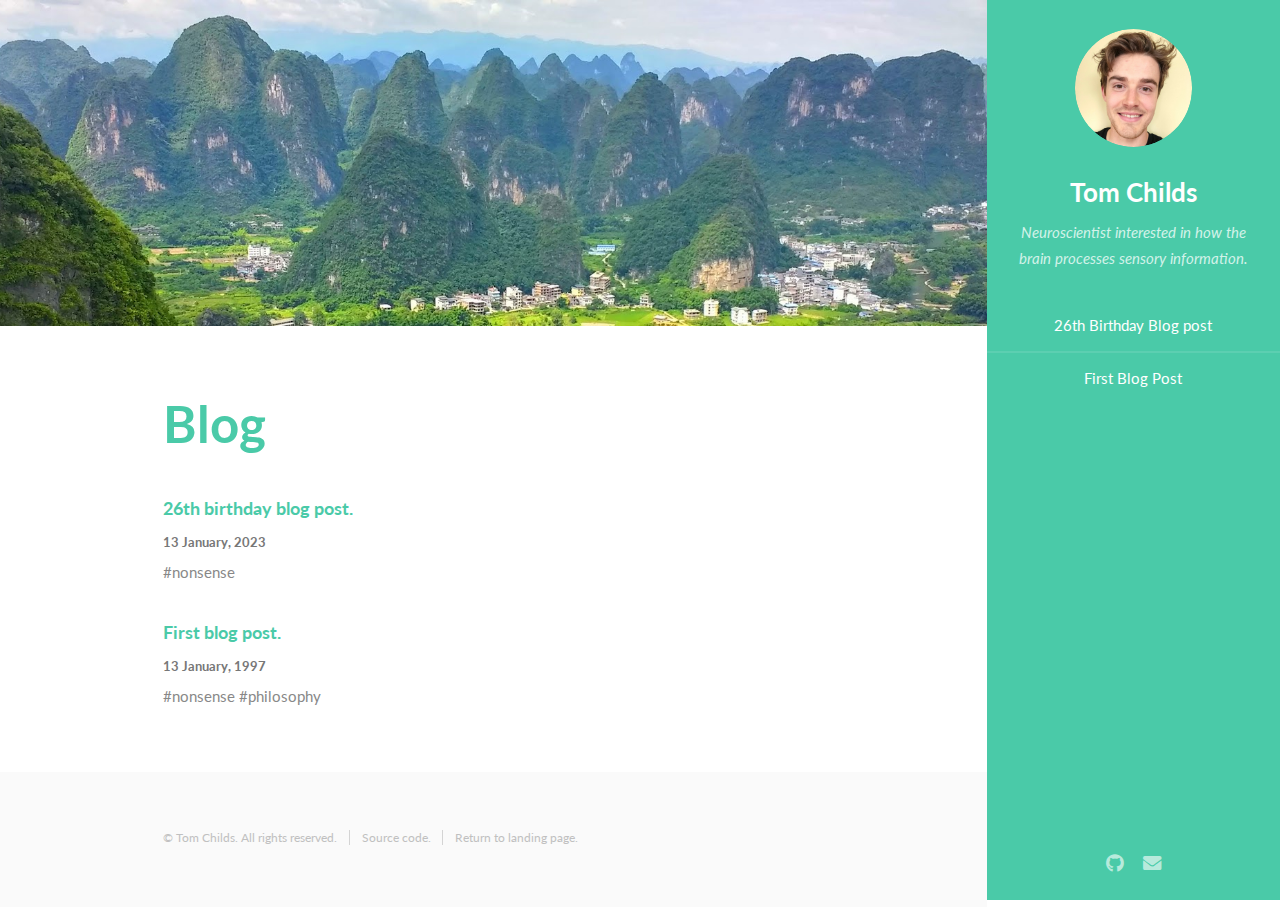
<file: blog.html>
<!DOCTYPE HTML>
<!--
	Modified from Read Only by HTML5 UP
	html5up.net | @ajlkn
-->
<html>
	<head>
		<title>Tom Childs</title>
		<meta charset="utf-8" />
		<meta name="viewport" content="width=device-width, initial-scale=1, user-scalable=no" />
		<link rel="stylesheet" href="assets/css/main.css" />
	</head>
	<body class="is-preload">

		<!-- Header -->
			<section id="header">
				<header>
					<span class="image avatar"><img src="images/avatar.jpg" alt="" /></span>
					<h1 id="logo"><a href="index.html">Tom Childs</a></h1>
					<p>Neuroscientist interested in how the brain processes sensory information.</p>
				</header>
				<nav id="nav">
					<ul>
						<!-- <li><a href="#free-will">Free Will</a></li> -->
						<li><a href="#26th-birthday-blog-post">26th Birthday Blog post</a></li>
						<li><a href="#first-blog-post">First Blog Post</a></li>
					</ul>
				</nav>
				<footer>
					<ul class="icons">
						<li><a href="https://github.com/neurochilds" class="icon brands fa-github"><span class="label">Github</span></a></li>
						<li><a href="mailto:childsy123@gmail.com" class="icon solid fa-envelope"><span class="label">Email</span></a></li>
					</ul>
				</footer>
			</section>


		<!-- Wrapper -->
			<div id="wrapper">

				<!-- Main -->
					<div id="main">

						<!-- One MAKE EACH BLOG POST  -->
							<section id="Blog">
								<div class="image main" data-position="center">
									<a href="https://www.google.com/maps/place/Yangshuo" target="_blank"><img src="images/banner.jpg" alt="" /></a>
								</div>
								<div class="container">
									<header class="major">
										<h2>Blog</h2>
									</header>		

									<!-- <p>	
										<h4 id="free-will"><a href="blog/free-will.html">Free Will.</a></h4>
										<h5>14 May, 2022</h5>
										#philosophy #freewill 
									</p> -->

									<p>	
										<h4 id="26th-birthday-blog-post"><a href="blog/26th-birthday-blog-post.html">26th birthday blog post.</a></h4>
										<h5>13 January, 2023</h5>
										#nonsense
									</p>
									<p>	
										<h4 id="first-blog-post"><a href="blog/first-blog-post.html">First blog post.</a></h4>
										<h5>13 January, 1997</h5>
										#nonsense #philosophy
									</p>
								</div>
							</section>
					</div>

				<!-- Footer -->
					<section id="footer">
						<div class="container">
							<ul class="copyright">
								<li>&copy; Tom Childs. All rights reserved.</li><li><a href="https://github.com/neurochilds/neurochilds.github.io" target="_blank">Source code</a>.</li><li><a href="http://tomchilds.com">Return to landing page</a>.</li>
							</ul>
						</div>
					</section>
			</div>

		<!-- Scripts -->
			<script src="assets/js/jquery.min.js"></script>
			<script src="assets/js/jquery.scrollex.min.js"></script>
			<script src="assets/js/jquery.scrolly.min.js"></script>
			<script src="assets/js/browser.min.js"></script>
			<script src="assets/js/breakpoints.min.js"></script>
			<script src="assets/js/util.js"></script>
			<script src="assets/js/main.js"></script>

	</body>
</html>
</file>
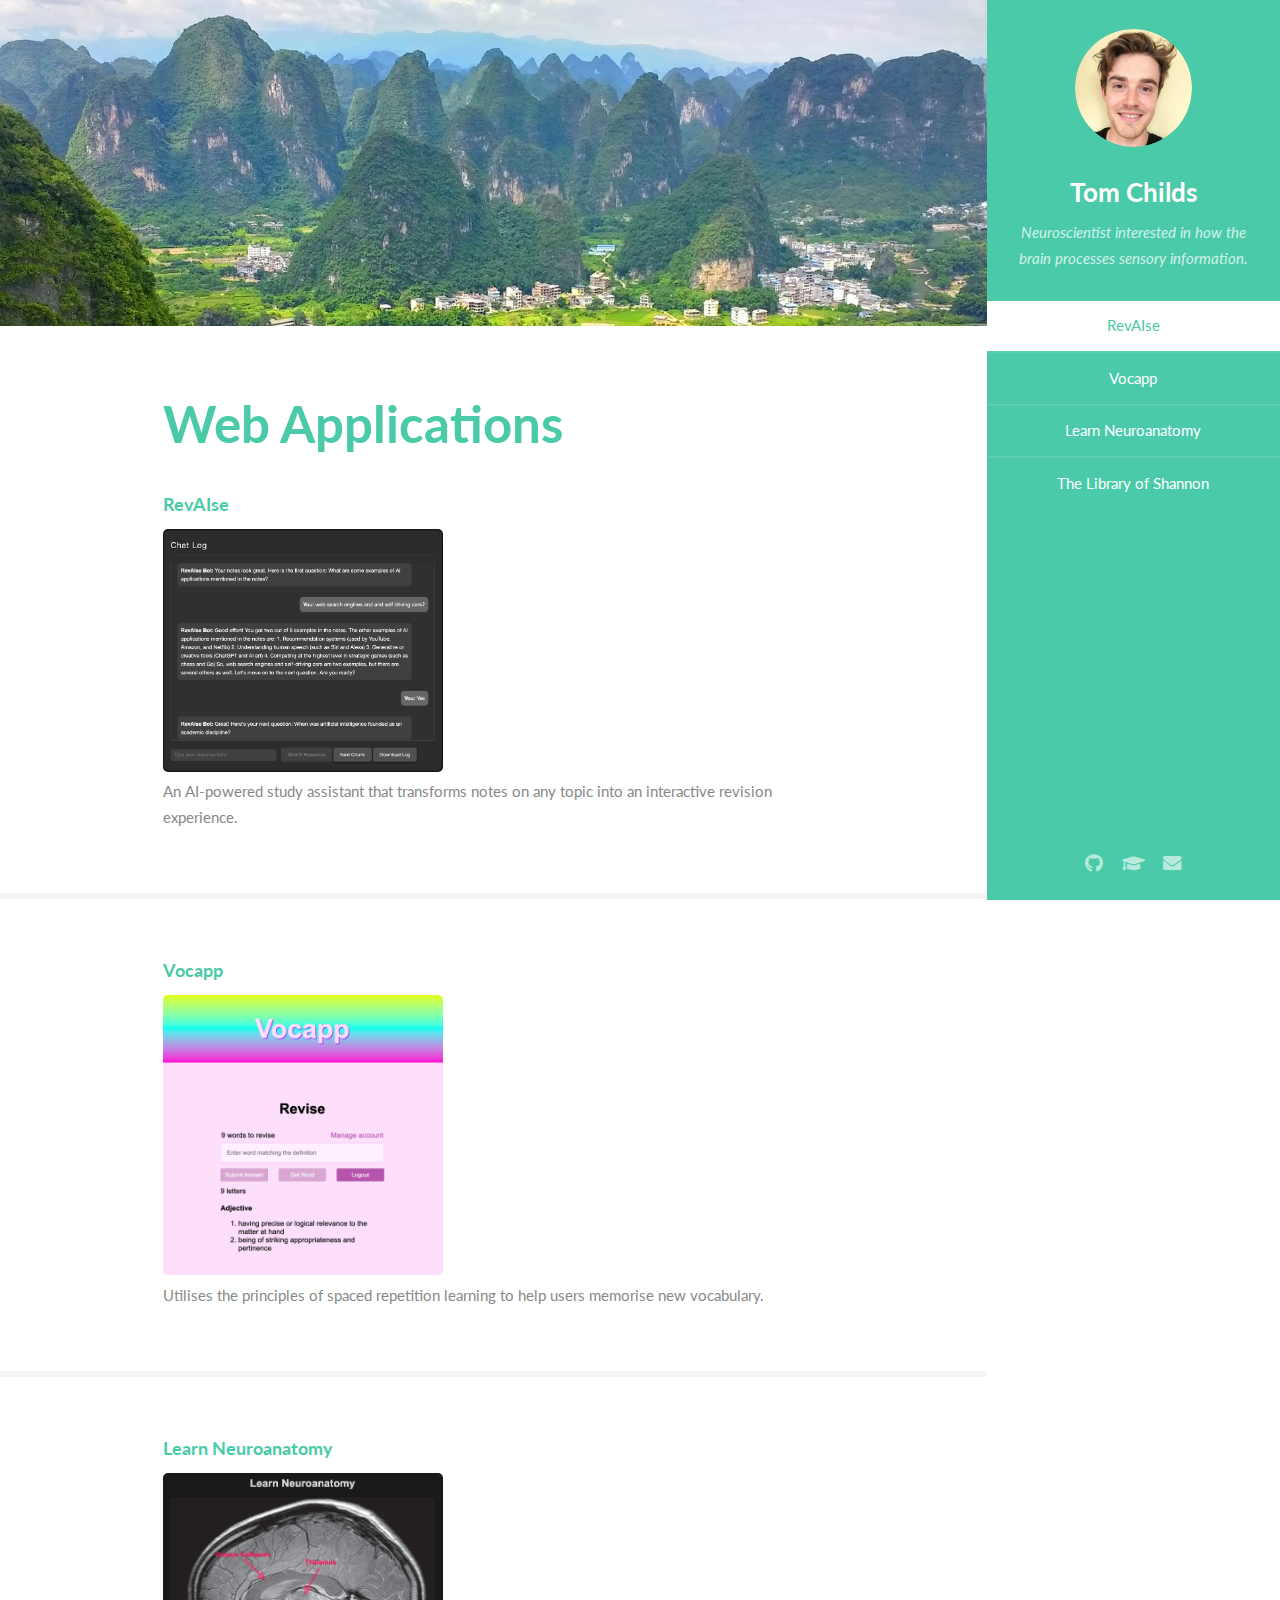
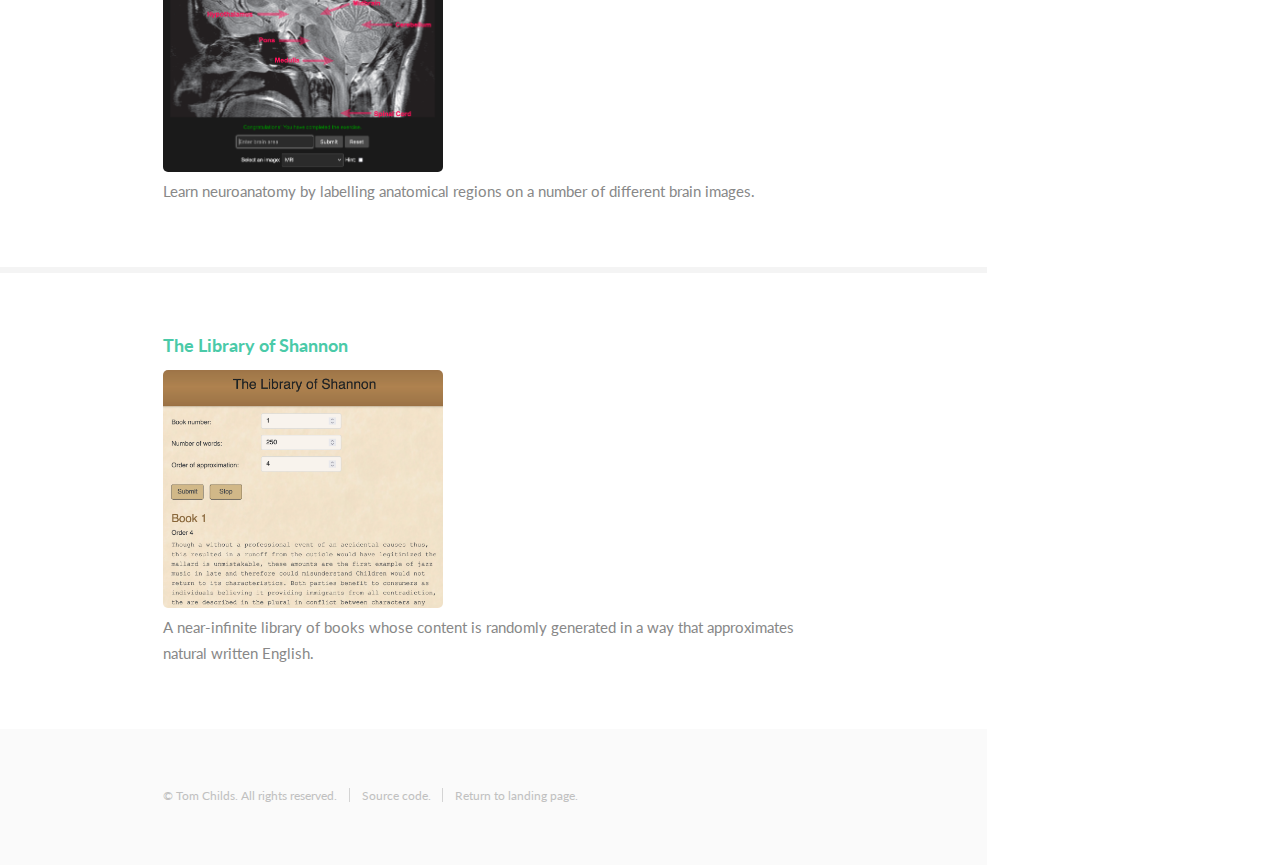
<file: code.html>
<!DOCTYPE HTML>
<!--
	Modified from Read Only by HTML5 UP
	html5up.net | @ajlkn
-->
<html>
	<head>
		<!-- Google tag (gtag.js) -->
		<script async src="https://www.googletagmanager.com/gtag/js?id=G-XKBRC9LH0J"></script>
		<script>
		window.dataLayer = window.dataLayer || [];
		function gtag(){dataLayer.push(arguments);}
		gtag('js', new Date());

		gtag('config', 'G-XKBRC9LH0J');
		</script>
		<title>Tom Childs</title>
		<meta charset="utf-8" />
		<meta name="viewport" content="width=device-width, initial-scale=1, user-scalable=no" />
		<link rel="stylesheet" href="assets/css/main.css" />
	</head>
	<body class="is-preload">

		<!-- Header -->
			<section id="header">
				<header>
					<span class="image avatar"><img src="images/avatar.jpg" alt="" /></span>
					<h1 id="logo"><a href="index.html">Tom Childs</a></h1>
					<p>Neuroscientist interested in how the brain processes sensory information.</p>
				</header>

				<nav id="nav">
					<ul>
						<li><a href="#revaise" class="active">RevAIse</a></li>
						<li><a href="#vocapp">Vocapp</a></li>
						<li><a href="#neuroanatomy">Learn Neuroanatomy</a></li>
						<li><a href="#library">The Library of Shannon</a></li>
					</ul>
				</nav>
				<footer>
					<ul class="icons">
						<li><a href="https://github.com/neurochilds" target="_blank" class="icon brands fa-github"><span class="label">Github</span></a></li>
						<li><a href="https://scholar.google.com/citations?user=u_3SLskAAAAJ&hl" target="_blank" class="icon solid fa-graduation-cap"></a></li>
						<li><a href="mailto:thomas.childs.19@ucl.ac.uk" class="icon solid fa-envelope"><span class="label">Email</span></a></li>
					</ul>
				</footer>
			</section>

		<!-- Wrapper -->
			<div id="wrapper">

				<!-- Main -->
					<div id="main">


						<!-- One -->

							<section id="revaise">
								<div class="image main" data-position="center">
									<a href="https://www.google.com/maps/place/Yangshuo" target="_blank"><img src="images/banner.jpg" alt="" /></a>
								</div>
							
								<div class="container">
									<header class="major">
										<h2>Web Applications</h2>
									</header>
									<div class="features">
										<article>
											<h4><a href="https://github.com/neurochilds/RevAIse" target="_blank">RevAIse</a></h4>
											<a href="https://revaise.tomchilds.com/" target="_blank" class="image"><img src="images/revaise.jpg" alt="" /></a>
											<p>An AI-powered study assistant that transforms notes on any topic into an interactive revision experience.</p>
										</article>
									</div>
								</div>
							</section>

							<section id="vocapp">
								<div class="container">
									<div class="features">
										<article>
											<h4><a href="https://github.com/neurochilds/vocapp" target="_blank">Vocapp</a></h4>
											<a href="https://vocapp.tomchilds.com/" target="_blank" class="image"><img src="images/vocapp.jpg" alt="" /></a>
											<p>Utilises the principles of spaced repetition learning to help users memorise new vocabulary.</p>
										</article>
									</div>
								</div>
							</section>

							<section id="neuroanatomy">
								<div class="container">
									<div class="features">
										<article>
											<h4><a href="https://github.com/neurochilds/learn-neuroanatomy" target="_blank">Learn Neuroanatomy</a></h4>
											<a href="https://neuroanatomy.tomchilds.com/" target="_blank" class="image"><img src="images/neuroanatomy.jpg" alt="" /></a>
											<p>Learn neuroanatomy by labelling anatomical regions on a number of different brain images.</p>
									</div>
								</div>
							</section>

							<section id="library">
								<div class="container">
									<div class="features">
										<article>
											<h4><a href="https://github.com/neurochilds/the-library-of-shannon" target="_blank">The Library of Shannon</a></h4>
											<a href="https://library.tomchilds.com/" target="_blank" class="image"><img src="images/library.jpg" alt="" /></a>
											<p>A near-infinite library of books whose content is randomly generated in a way that approximates natural written English.</p>
										</article>
									</div>
								</div>
							</section>
					</div>

				<!-- Footer -->
					<section id="footer">
						<div class="container">
							<ul class="copyright">
								<li>&copy; Tom Childs. All rights reserved.</li><li><a href="https://github.com/neurochilds/neurochilds.github.io" target="_blank">Source code</a>.</li><li><a href="http://tomchilds.com">Return to landing page</a>.</li>
							</ul>
						</div>
					</section>
			</div>

		<!-- Scripts -->
			<script src="assets/js/jquery.min.js"></script>
			<script src="assets/js/jquery.scrollex.min.js"></script>
			<script src="assets/js/jquery.scrolly.min.js"></script>
			<script src="assets/js/browser.min.js"></script>
			<script src="assets/js/breakpoints.min.js"></script>
			<script src="assets/js/util.js"></script>
			<script src="assets/js/main.js"></script>
	</body>
</html>
</file>
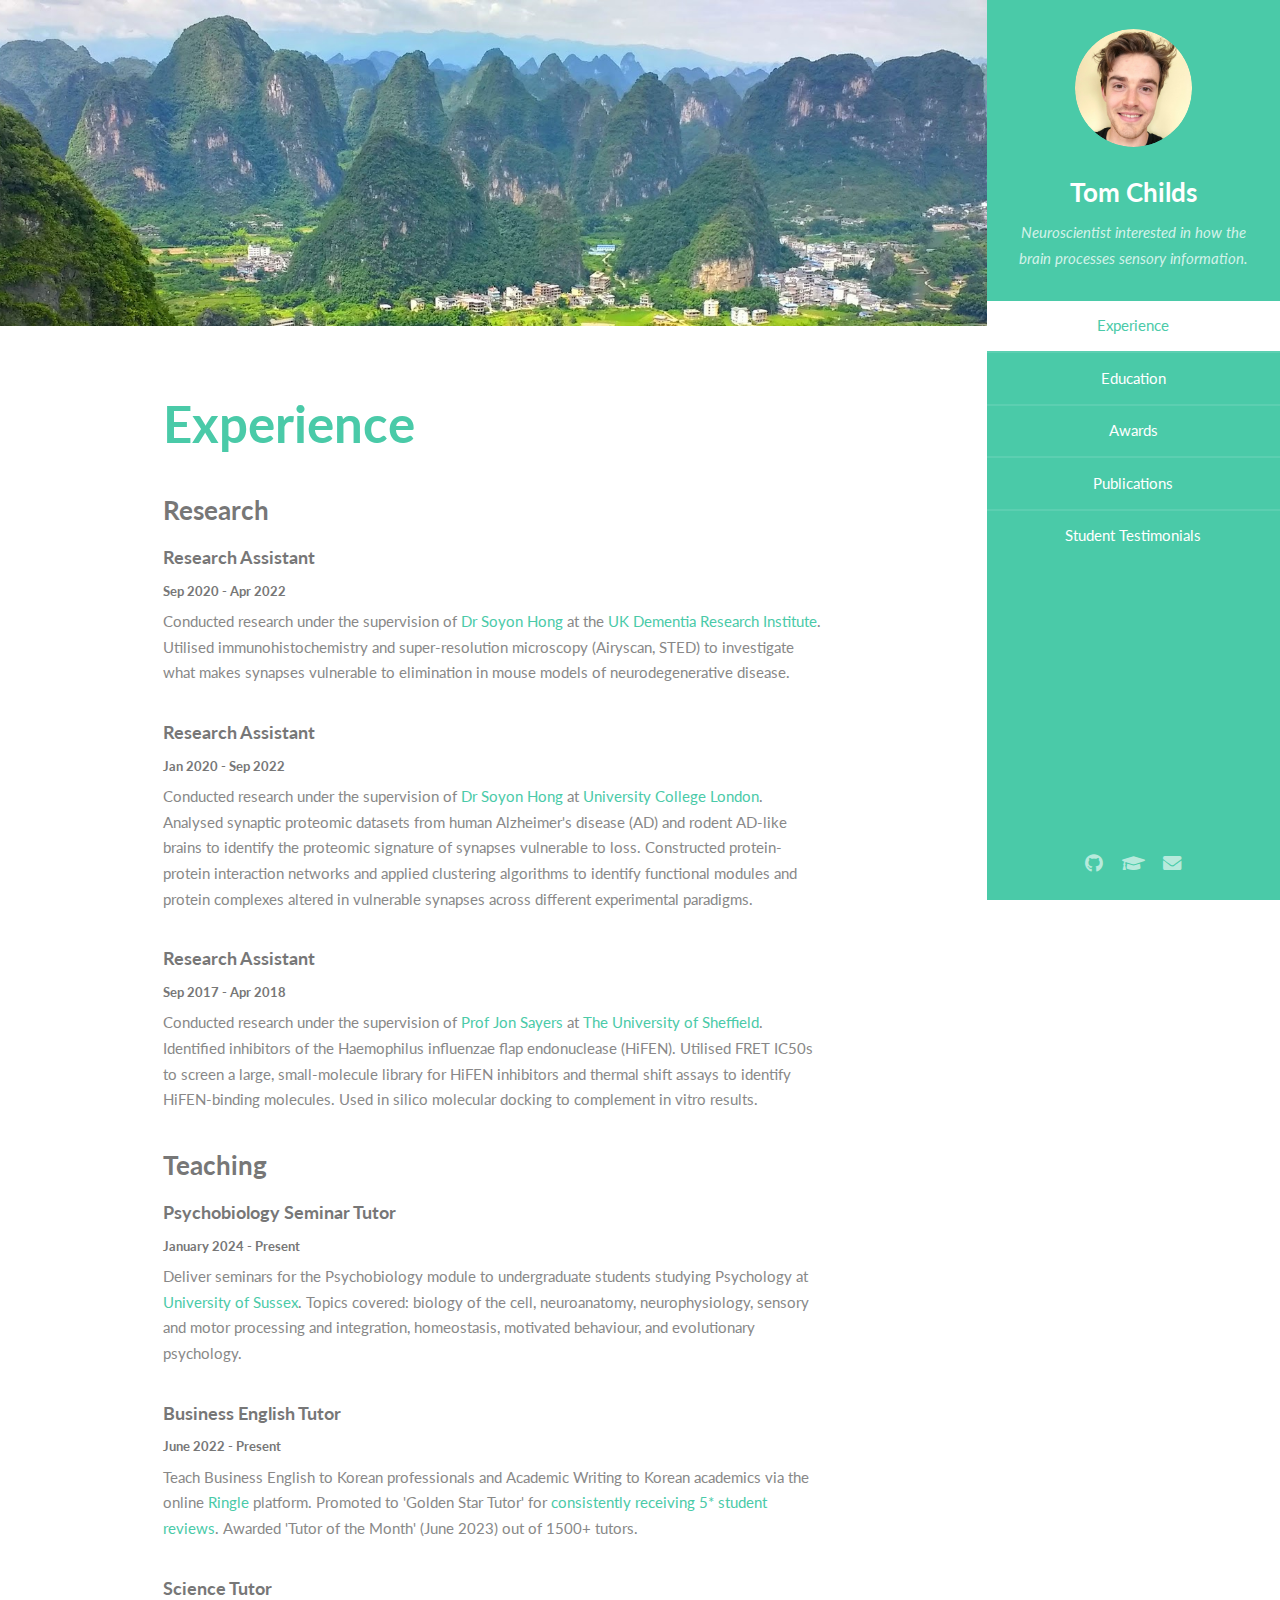
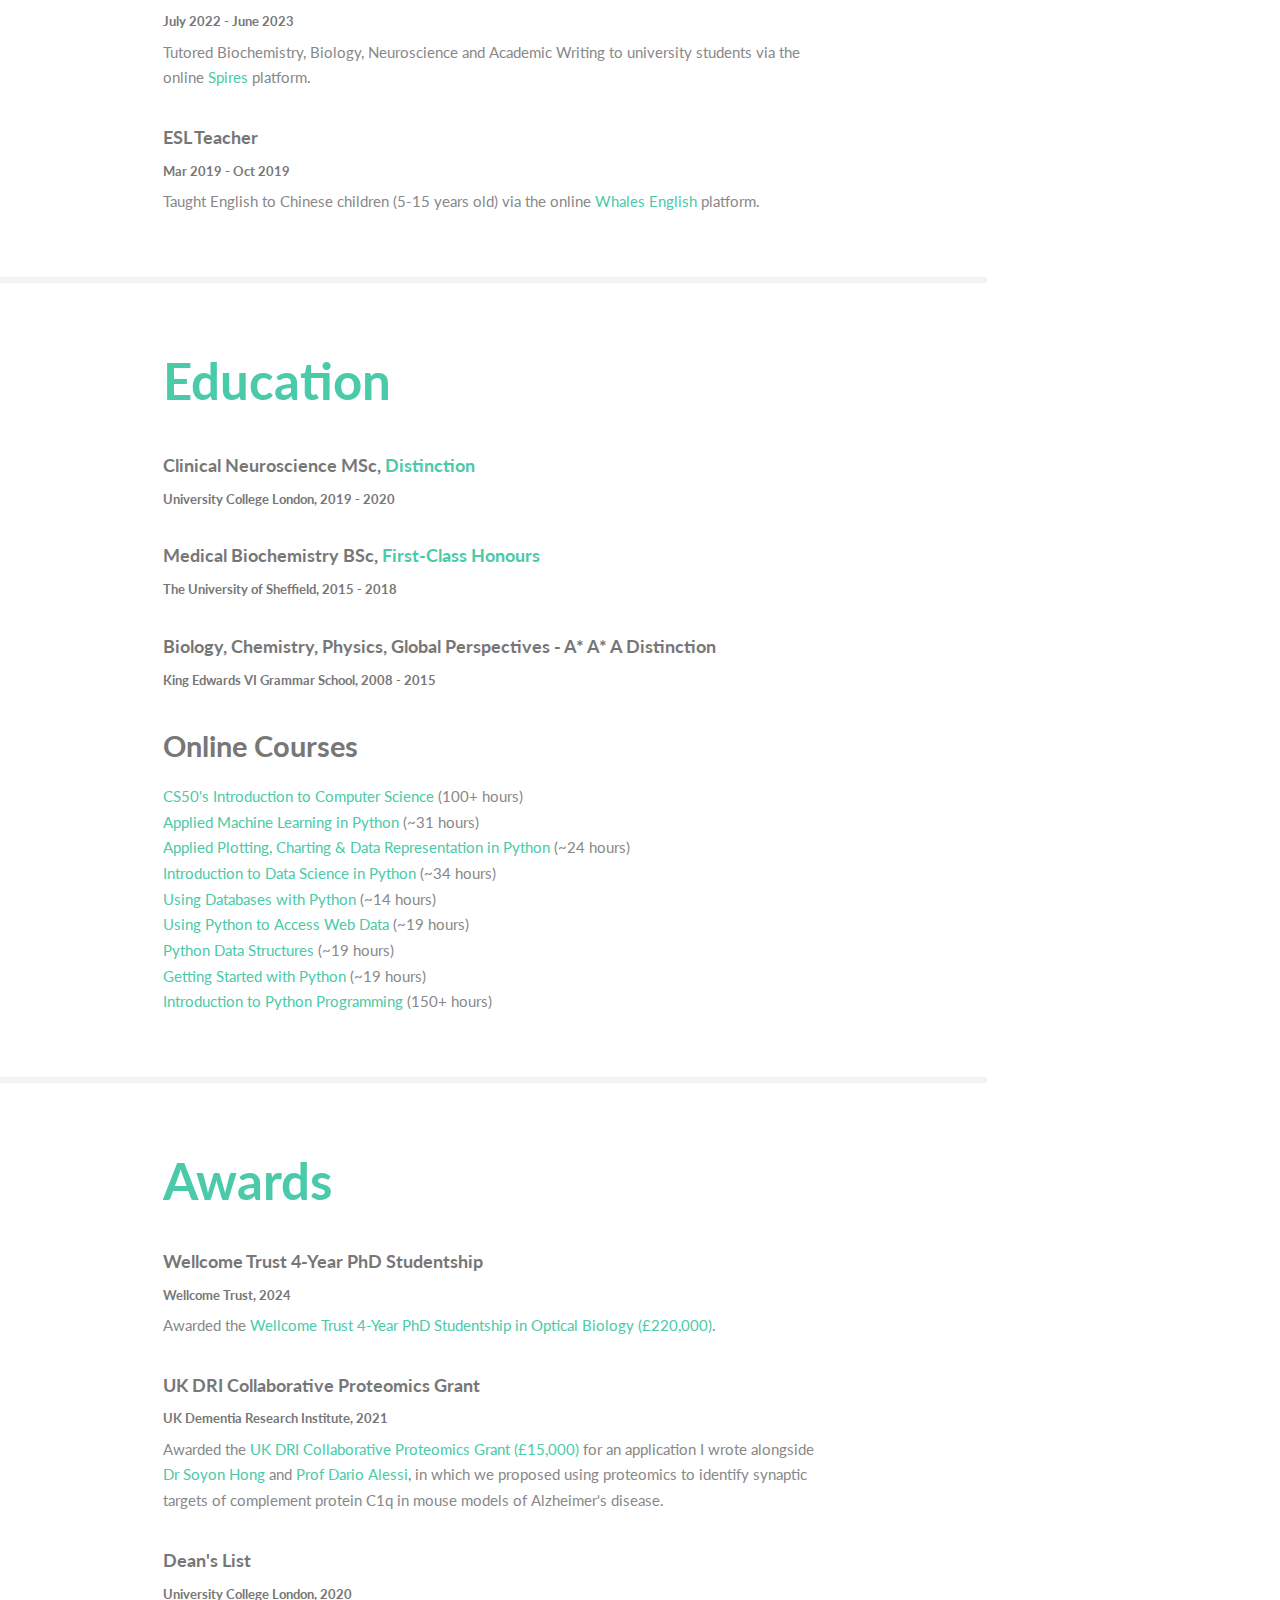
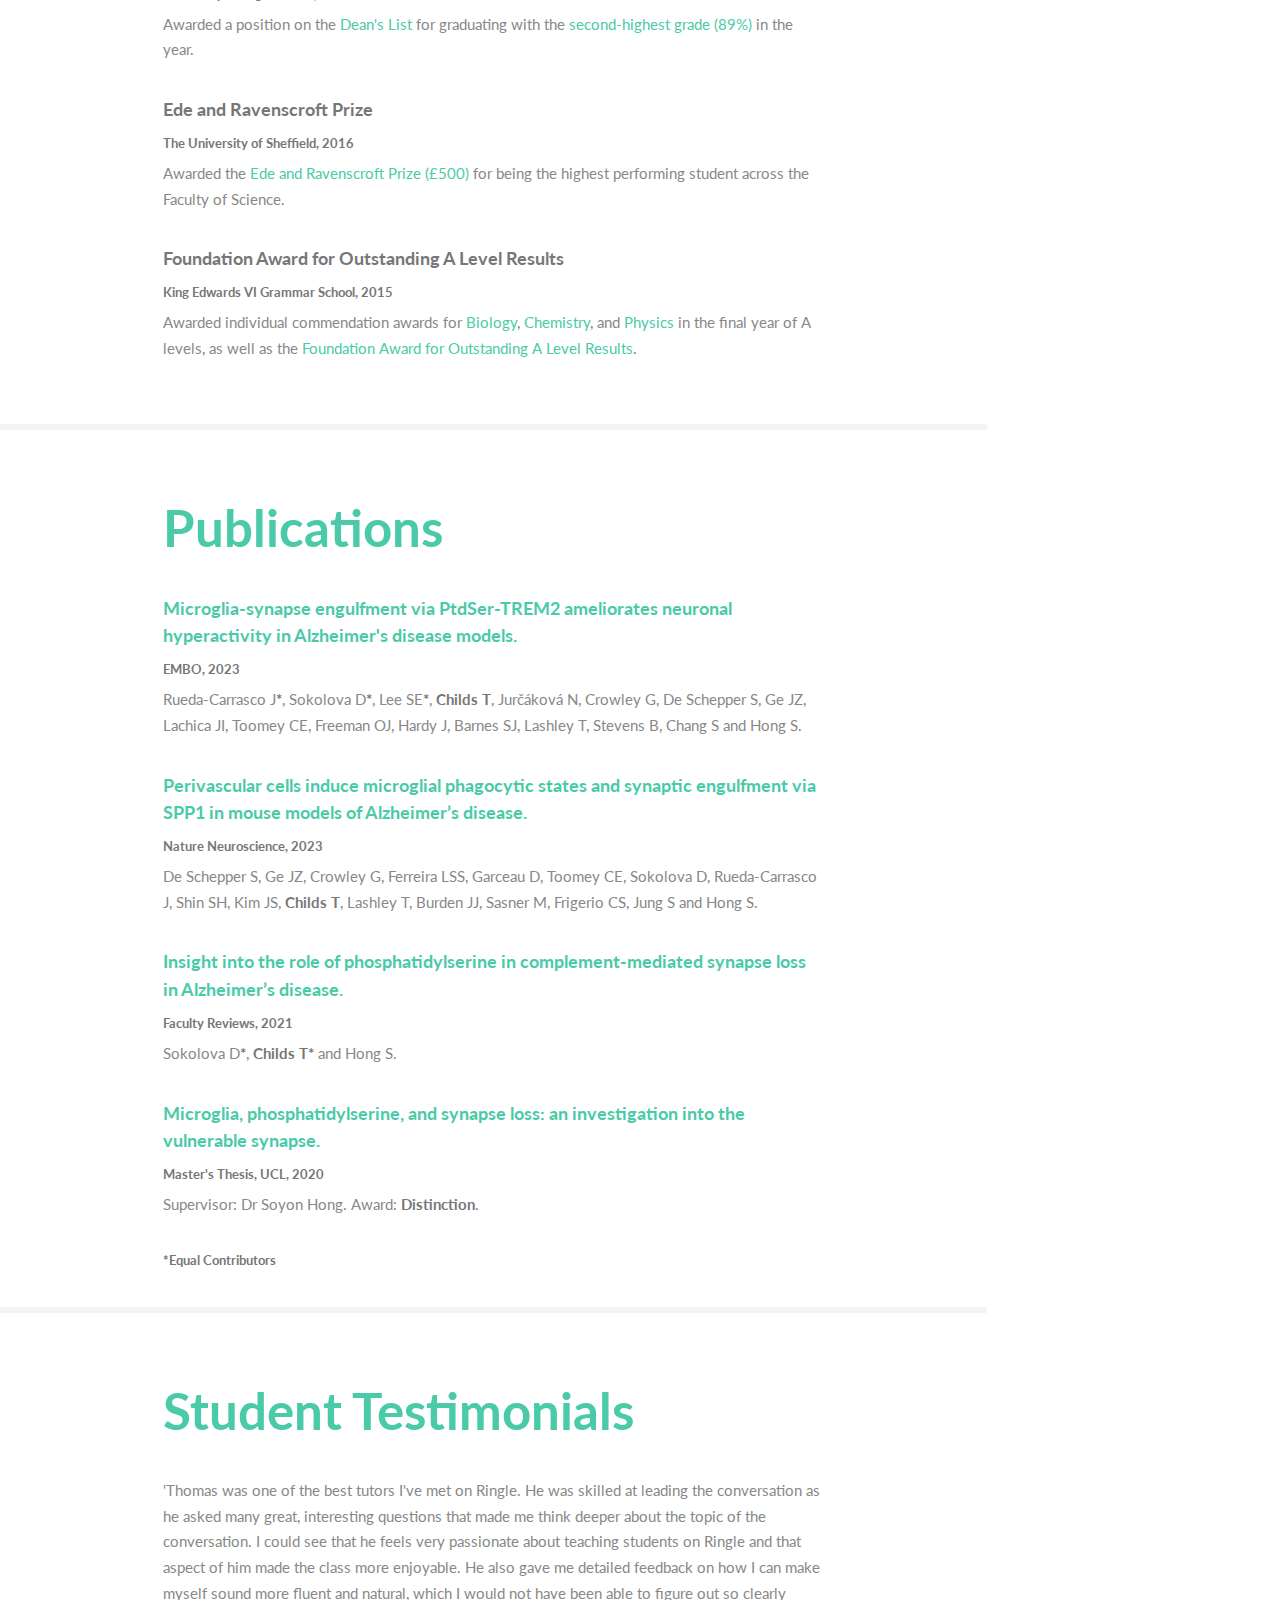
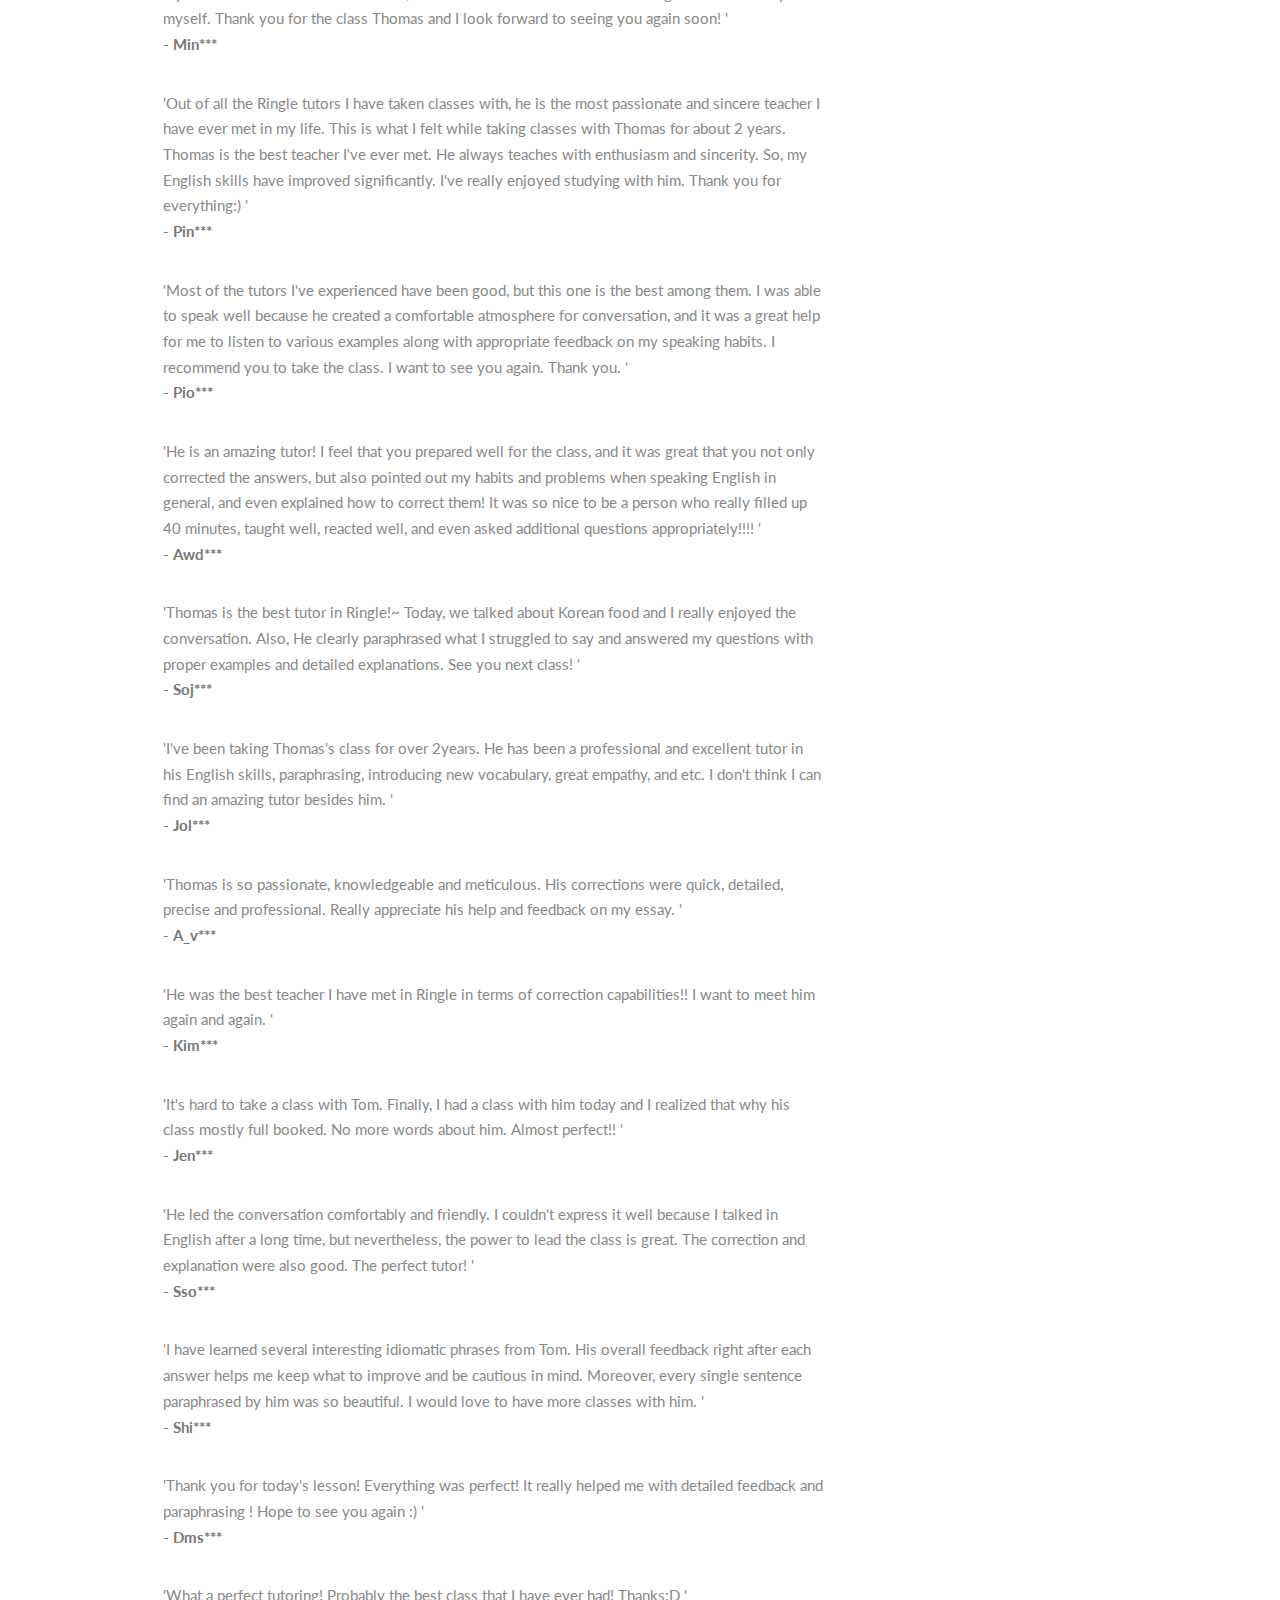
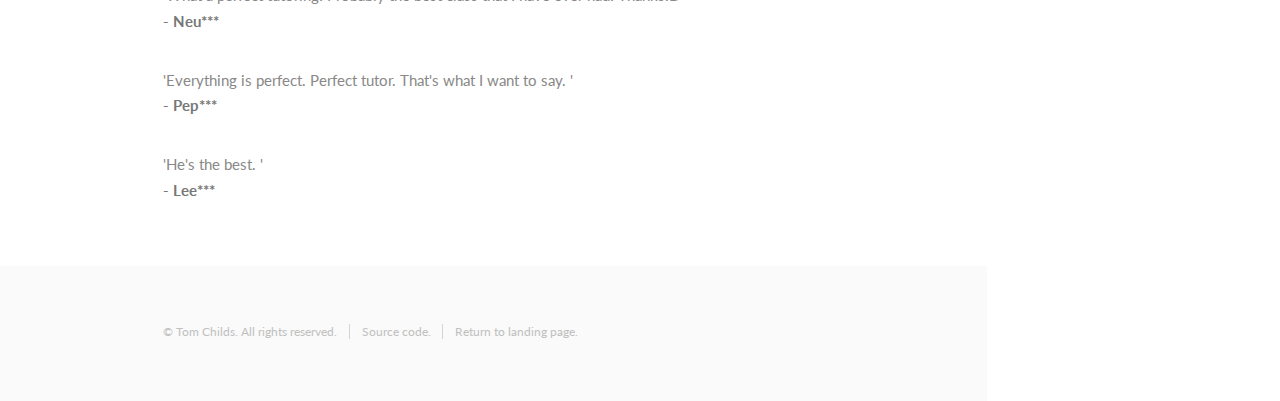
<file: cv.html>
<!DOCTYPE HTML>
<!--
	Modified from Read Only by HTML5 UP
	html5up.net | @ajlkn
-->
<html>
	<head>
		<!-- Google tag (gtag.js) -->
		<script async src="https://www.googletagmanager.com/gtag/js?id=G-XKBRC9LH0J"></script>
		<script>
		window.dataLayer = window.dataLayer || [];
		function gtag(){dataLayer.push(arguments);}
		gtag('js', new Date());

		gtag('config', 'G-XKBRC9LH0J');
		</script>
		<title>Tom Childs</title>
		<meta charset="utf-8" />
		<meta name="viewport" content="width=device-width, initial-scale=1, user-scalable=no" />
		<link rel="stylesheet" href="assets/css/main.css" />
	</head>
	<body class="is-preload">

		<!-- Header -->
			<section id="header">
				<header>
					<span class="image avatar"><img src="images/avatar.jpg" alt="" /></span>
					<h1 id="logo"><a href="index.html">Tom Childs</a></h1>
					<p>Neuroscientist interested in how the brain processes sensory information.</p>
				</header>

				<nav id="nav">
					<ul>
						<li><a href="#experience" class="active">Experience</a></li>
						<li><a href="#education">Education</a></li>
						<li><a href="#awards">Awards</a></li>
						<li><a href="#publications">Publications</a></li>
						<!-- <li><a href="#academic-writing-samples">Academic Writing Samples</a></li> -->
						<li><a href="#student-testimonials">Student Testimonials</a></li>
					</ul>
				</nav>
				<footer>
					<ul class="icons">
						<li><a href="https://github.com/neurochilds" target="_blank" class="icon brands fa-github"><span class="label">Github</span></a></li>
						<li><a href="https://scholar.google.com/citations?user=u_3SLskAAAAJ&hl" target="_blank" class="icon solid fa-graduation-cap"></a></li>
						<li><a href="mailto:thomas.childs.19@ucl.ac.uk" class="icon solid fa-envelope"><span class="label">Email</span></a></li>
					</ul>
				</footer>
			</section>

		<!-- Wrapper -->
			<div id="wrapper">

				<!-- Main -->
					<div id="main">


						<!-- One -->
							<section id="experience">
								<div class="image main" data-position="center">
									<a href="https://www.google.com/maps/place/Yangshuo" target="_blank"><img src="images/banner.jpg" alt="" /></a>
								</div>
							
								<div class="container">
									<header class="major">
										<h2>Experience</h2>
									</header>

									<h3>Research</h3>

									<h4>Research Assistant</h4>
									<h5>Sep 2020 - Apr 2022</h5>
									<p>Conducted research under the supervision of <a href = "https://ukdri.ac.uk/team/soyon-hong" target="_blank">Dr Soyon Hong</a> at the <a href = "https://ukdri.ac.uk/" target="_blank">UK Dementia Research Institute</a>. Utilised immunohistochemistry and super-resolution microscopy (Airyscan, STED) to investigate what makes synapses vulnerable to elimination in mouse models of neurodegenerative disease.</p>

									<h4>Research Assistant</h4>
									<h5>Jan 2020 - Sep 2022</h5>
									<p>Conducted research under the supervision of <a href = "https://www.ucl.ac.uk/uk-dementia-research-institute/dr-soyon-hong" target="_blank">Dr Soyon Hong</a> at <a href = "https://www.ucl.ac.uk/" target="_blank">University College London</a>. Analysed synaptic proteomic datasets from human Alzheimer's disease (AD) and rodent AD-like brains to identify the proteomic signature of synapses vulnerable to loss. Constructed protein-protein interaction networks and applied clustering algorithms to identify functional modules and protein complexes altered in vulnerable synapses across different experimental paradigms.</p>

									<h4>Research Assistant</h4>
									<h5>Sep 2017 - Apr 2018</h5>
									<p>Conducted research under the supervision of <a href = "https://www.sheffield.ac.uk/medicine/people/iicd/jon-r-sayers" target="_blank">Prof Jon Sayers</a> at <a href = "https://www.sheffield.ac.uk/" target="_blank">The University of Sheffield</a>. Identified inhibitors of the Haemophilus influenzae flap endonuclease (HiFEN). Utilised FRET IC50s to screen a large, small-molecule library for HiFEN inhibitors and thermal shift assays to identify HiFEN-binding molecules. Used in silico molecular docking to complement in vitro results.</p>

									<h3>Teaching</h3>

									<h4>Psychobiology Seminar Tutor</h4>
									<h5>January 2024 - Present</h5>
									<p> Deliver seminars for the Psychobiology module to undergraduate students studying Psychology at <a href = "https://www.sussex.ac.uk/" target="_blank">University of Sussex</a>. Topics covered: biology of the cell, neuroanatomy, neurophysiology, sensory and motor processing and integration, homeostasis, motivated behaviour, and evolutionary psychology.</p>

									<h4>Business English Tutor</h4>
									<h5>June 2022 - Present</h5>
									<p>Teach Business English to Korean professionals and Academic Writing to Korean academics via the online <a href = "https://www.ringleplus.com/en/student/landing/home" target="_blank">Ringle</a> platform. Promoted to 'Golden Star Tutor' for <a href="#student-testimonials">consistently receiving 5* student reviews</a>. Awarded 'Tutor of the Month' (June 2023) out of 1500+ tutors.</p>

									<h4>Science Tutor</h4>
									<h5>July 2022 - June 2023</h5>
									<p> Tutored Biochemistry, Biology, Neuroscience and Academic Writing to university students via the online <a href = "https://spires.co/" target="_blank">Spires</a> platform.</p>

									<h4>ESL Teacher</h4>
									<h5>Mar 2019 - Oct 2019</h5>
									<p>Taught English to Chinese children (5-15 years old) via the online <a href = "https://www.whalesenglish.com/" target="_blank">Whales English</a> platform.</p>
								</div>
							</section>

							<section id="education">
								<div class="container">
									<header class="major">
										<h2>Education</h2>
									</header>
									<p>
									<h4>Clinical Neuroscience MSc, <a href="certificates/ucl-degree.pdf" target="_blank">Distinction</a></h4>
									<h5>University College London, 2019 - 2020</h5>
									</p>

									<p>
									<h4>Medical Biochemistry BSc, <a href='certificates/sheffield-degree.pdf' target="_blank">First-Class Honours</a></h4>
									<h5>The University of Sheffield, 2015 - 2018</h5>
									</p>

									<p>
									<h4>Biology, Chemistry, Physics, Global Perspectives - A* A* A Distinction</h4>
									<h5>King Edwards VI Grammar School, 2008 - 2015</h5>
									</p>

									<h2>Online Courses</h2>
									<a href='https://github.com/neurochilds/cs50s-introduction-to-computer-science' target="_blank">CS50's Introduction to Computer Science</a> (100+ hours)<br>
									<a href="certificates/applied-ml.pdf" target="_blank">Applied Machine Learning in Python</a> (~31 hours)<br>
									<a href="certificates/applied-plotting.pdf" target="_blank">Applied Plotting, Charting & Data Representation in Python</a> (~24 hours)<br>
									<a href='certificates/introduction-to-datascience.pdf' target="_blank">Introduction to Data Science in Python</a> (~34 hours)<br>
									<a href='certificates/using-databases-with-python.pdf' target="_blank">Using Databases with Python</a> (~14 hours)<br>
									<a href='certificates/using-python-to-access-web-data.pdf' target="_blank">Using Python to Access Web Data</a> (~19 hours)<br>
									<a href='certificates/python-data-structures.pdf' target="_blank">Python Data Structures</a> (~19 hours)<br>
									<a href='certificates/getting-started-with-python.pdf' target="_blank">Getting Started with Python</a> (~19 hours)<br>
									<a href='https://www.edx.org/professional-certificate/introduction-to-python-programming' target="_blank">Introduction to Python Programming</a> (150+ hours)<br>
									<!-- <a href='https://www.edx.org/course/computing-in-python-iv-objects-algorithms' target="_blank">Computing in Python IV: Objects & Algorithms</a><br>
									<a href='https://www.edx.org/course/computing-in-python-iii-data-structures' target="_blank">Computing in Python III: Data Structures</a><br>
									<a href='https://www.edx.org/course/computing-in-python-ii-control-structures' target="_blank">Computing in Python II: Control Structure</a><br>
									<a href='https://www.edx.org/course/computing-in-python-i-fundamentals-and-procedural' target="_blank">Computing in Python I: Fundamentals and Procedural Programming</a><br> -->
								</p>
								</div>
							</section>

							<section id="awards">
								<div class="container">
									<header class="major">
										<h2>Awards</h2>
									</header>
										<h4>Wellcome Trust 4-Year PhD Studentship </h4>
										<h5>Wellcome Trust, 2024</h5>
										<p>Awarded the <a href="https://opticalbiology.org/" target="_blank">Wellcome Trust 4-Year PhD Studentship in Optical Biology (£220,000)</a>.</p>


										<h4>UK DRI Collaborative Proteomics Grant</h4>
										<h5>UK Dementia Research Institute, 2021</h5>
										<p>Awarded the <a href = "https://ukdri.ac.uk/news-and-events/uk-dri-technology-platforms-taking-discoveries-to-the-next-level" target="_blank">UK DRI Collaborative Proteomics Grant (£15,000)</a> for an application I wrote alongside <a href = "https://ukdri.ac.uk/team/soyon-hong" target="_blank">Dr Soyon Hong</a> and <a href = "https://www.dundee.ac.uk/people/dario-alessi"target="_blank">Prof Dario Alessi</a>, in which we proposed using proteomics to identify synaptic targets of complement protein C1q in mouse models of Alzheimer's disease.</p>

										<h4>Dean's List</h4>
										<h5>University College London, 2020</h5>
										<p>Awarded a position on the <a href="certificates/deans-list.pdf" target="_blank">Dean's List</a> for graduating with the <a href="certificates/ucl-transcript.pdf" target="_blank">second-highest grade (89%)</a> in the year.</p>

										<h4>Ede and Ravenscroft Prize</h4>
										<h5>The University of Sheffield, 2016</h5>
										<p>Awarded the <a href = "https://www.edeandravenscroft.com/about-us/in-pursuit-of-excellence/" target="_blank">Ede and Ravenscroft Prize (£500)</a>  for being the highest performing student across the Faculty of Science.</p>

										<h4>Foundation Award for Outstanding A Level Results</h4>
										<h5>King Edwards VI Grammar School, 2015</h5>
										<p>Awarded individual commendation awards for <a href="certificates/biology.pdf" target="_blank">Biology</a>, <a href="certificates/chemistry.pdf" target="_blank">Chemistry</a>, and <a href="certificates/physics.pdf" target="_blank">Physics</a> in the final year of A levels, as well as the <a href="certificates/outstanding-a-levels.pdf" target="_blank">Foundation Award for Outstanding A Level Results</a>.</p>

								</div>
							</section>

						<section id="publications">
							<div class="container">
								<header class="major">
									<h2>Publications</h2>
								</header>
										<h4><a href="https://doi.org/10.15252/embj.2022113246" target="_blank">Microglia-synapse engulfment via PtdSer-TREM2 ameliorates neuronal hyperactivity in Alzheimer's disease models.</a></h4>
										<h5>EMBO, 2023</h5>
										<p>Rueda-Carrasco J<B>*</B>, Sokolova D<B>*</B>, Lee SE<B>*</B>, <B>Childs T</B>, Jurčáková N, Crowley G, De Schepper S, Ge JZ, Lachica JI, Toomey CE, Freeman OJ, Hardy J, Barnes SJ, Lashley T, Stevens B, Chang S and Hong S.</p>

										<h4><a href="https://doi.org/10.1038/s41593-023-01257-z" target="_blank">Perivascular cells induce microglial phagocytic states and synaptic engulfment via SPP1 in mouse models of Alzheimer’s disease.</a></h4>
										<h5>Nature Neuroscience, 2023</h5>
										<p>De Schepper S, Ge JZ, Crowley G, Ferreira LSS, Garceau D, Toomey CE, Sokolova D, Rueda-Carrasco J, Shin SH, Kim JS, <b>Childs T</b>, Lashley T, Burden JJ, Sasner M, Frigerio CS, Jung S and Hong S.</p>

										<h4><a href="https://doi.org/10.12703/r/10-19" target="_blank">Insight into the role of phosphatidylserine in complement-mediated synapse loss in Alzheimer’s disease.</a></h4>
										<h5>Faculty Reviews, 2021</h5>
										<p>Sokolova D<b>*</b>, <b>Childs T*</b> and Hong S.</p>
									
										<h4><a href="academic-writing-samples/masters-thesis-review-only.pdf" target="_blank">Microglia, phosphatidylserine, and synapse loss: an investigation into the vulnerable synapse.</a></h4>
										<h5>Master's Thesis, UCL, 2020</h5>
										<p>Supervisor: Dr Soyon Hong. Award: <b>Distinction</b>.</p>

										<!-- <h4>A structure-based approach for identifying inhibitors of the Haemophilus influenzae flap endonuclease.</h4>
										<h5>Bachelor's Thesis, The University of Sheffield, 2018</h5>
										<p>Supervisor: <a href = "https://www.sheffield.ac.uk/medicine/people/iicd/jon-r-sayers"target="_blank">Prof Jon Sayers</a>. Award: <b>Distinction</b>.</p> -->

										<h5>*Equal Contributors</h5>
							</div>
						</section>

						<!-- <section id="academic-writing-samples">
							<div class="container">
								<header class="major">
									<h2>Academic Writing Samples</h2>
								</header> -->

								<!-- <h2>Untimed Essays</h2> -->
								
								<!-- <h4><a href="academic-writing-samples/masters-thesis-review-only.pdf" target="_blank">Microglia, phosphatidylserine, and synapse loss: an investigation into the vulnerable synapse.</a></h4>
								<h5>Master's Thesis, UCL, 2020</h5>
								<p>Award: <b>Distinction</b>.</p>

								<h4><a href="academic-writing-samples/hippocampus-essay.pdf" target="_blank">What is the role of the hippocampus in remote autobiographical memory recall?</a></h4>
								<h5>Essay for the module 'Higher Functions of the Brain', UCL, 2020</h5>
								<p>Award: <b>Distinction</b>.</p>

								<h4><a href="academic-writing-samples/crispr-essay.pdf" target="_blank">What are the advantages of using CRISPR activatory compared to classical gene overexpression?</a></h4>
								<h5>Essay for the module 'Paroxysmal Disorders, Tumours and Special Senses of the Central Nervous System', UCL, 2020</h5>
								<p>Award: <b>Distinction</b>.</p> -->
							
								<!-- <h2>Timed Essays for Unseen Questions</h2>
								<h4><a href="academic-writing-samples/motor-unit.pdf" target="_blank">Describe what is meant by a “motor unit”. Why are there different types of unit and in what order are they recruited in a voluntary contraction?</a></h4>
								<h5>Timed, unseen essay for the module 'Motor Systems and Disease', UCL, 2020</h5>
								<p>Award: <b>Distinction</b>.</p>

								<h4><a href="academic-writing-samples/parkinsons-disease.pdf" target="_blank">Discuss the role of genetics in understanding the pathogenesis of Parkinson's disease.</a></h4>
								<h5>Timed, unseen essay for the module 'Motor Systems and Disease', UCL, 2020</h5>
								<p>Award: <b>Distinction</b>.</p> -->
							
							<!-- </div>
						</section> -->

						<section id="student-testimonials">
							<div class="container">
								<header class="major">
									<h2>Student Testimonials</h2>
								</header>
										<p>'Thomas was one of the best tutors I've met on Ringle. He was skilled at leading the conversation as he asked many great, interesting questions that made me think deeper about the topic of the conversation. I could see that he feels very passionate about teaching students on Ringle and that aspect of him made the class more enjoyable. He also gave me detailed feedback on how I can make myself sound more fluent and natural, which I would not have been able to figure out so clearly myself. Thank you for the class Thomas and I look forward to seeing you again soon! 
										'<br> <b>- Min***</b>
										</p>

										<p>'Out of all the Ringle tutors I have taken classes with, he is the most passionate and sincere teacher I have ever met in my life. This is what I felt while taking classes with Thomas for about 2 years. Thomas is the best teacher I've ever met. He always teaches with enthusiasm and sincerity. So, my English skills have improved significantly. I've really enjoyed studying with him. Thank you for everything:)
										'<br> <b>- Pin***</b>
										</p>

										<!-- <p>'He is a great teacher! Some tutors focus on paraphrasing every single words I said. On the other hand he firstly points out the key points and he focuses on them when he paraphrases. I prefer his reviewing style! Honestly I don't know how to study when I get the tutor's review in former style..haha... I just read the tutor's lecture note and memorize vocabulary. However, when I got Thomas's review note I can easily recognize what I have to study and improve! 
										'<br> <b>- Soj***</b>
										</p> -->

										<p>'Most of the tutors I've experienced have been good, but this one is the best among them. I was able to speak well because he created a comfortable atmosphere for conversation, and it was a great help for me to listen to various examples along with appropriate feedback on my speaking habits. I recommend you to take the class. I want to see you again. Thank you.
										'<br> <b>- Pio***</b>
										</p>

										<p>'He is an amazing tutor! I feel that you prepared well for the class, and it was great that you not only corrected the answers, but also pointed out my habits and problems when speaking English in general, and even explained how to correct them! It was so nice to be a person who really filled up 40 minutes, taught well, reacted well, and even asked additional questions appropriately!!!!
										'<br> <b>- Awd***</b>
										</p>

										<p>'Thomas is the best tutor in Ringle!~ Today, we talked about Korean food and I really enjoyed the conversation. Also, He clearly paraphrased what I struggled to say and answered my questions with proper examples and detailed explanations. See you next class!
										'<br> <b>- Soj***</b>
										</p>

										<p>'I've been taking Thomas's class for over 2years. He has been a professional and excellent tutor in his English skills, paraphrasing, introducing new vocabulary, great empathy, and etc. I don't think I can find an amazing tutor besides him.
										'<br> <b>- Jol***</b>
										</p>

										<p>'Thomas is so passionate, knowledgeable and meticulous. His corrections were quick, detailed, precise and professional. Really appreciate his help and feedback on my essay.
										'<br> <b>- A_v***</b>
										</p>

										<p>'He was the best teacher I have met in Ringle in terms of correction capabilities!! I want to meet him again and again. 
										'<br> <b>- Kim***</b>
										</p>

										<p>'It's hard to take a class with Tom. Finally, I had a class with him today and I realized that why his class mostly full booked. No more words about him. Almost perfect!! 
										'<br> <b>- Jen***</b>
										</p>

										<p>'He led the conversation comfortably and friendly. I couldn't express it well because I talked in English after a long time, but nevertheless, the power to lead the class is great. The correction and explanation were also good. The perfect tutor!
										'<br> <b>- Sso***</b>
										</p>
										
										<p>'I have learned several interesting idiomatic phrases from Tom. His overall feedback right after each answer helps me keep what to improve and be cautious in mind. Moreover, every single sentence paraphrased by him was so beautiful. I would love to have more classes with him. 
										'<br> <b>- Shi***</b>
										</p>

										<p>'Thank you for today's lesson! Everything was perfect! It really helped me with detailed feedback and paraphrasing ! Hope to see you again :) 
										'<br> <b>- Dms***</b>
										</p>

										<p>'What a perfect tutoring! Probably the best class that I have ever had! Thanks:D 
										'<br> <b>- Neu***</b>
										</p>
											
										<p>'Everything is perfect. Perfect tutor. That's what I want to say. 
										'<br> <b>- Pep***</b>
										</p>

										<p>'He's the best. 
										'<br> <b>- Lee***</b>
										</p>

							</div>
						</section>
						</div>

				<!-- Footer -->
					<section id="footer">
						<div class="container">
							<ul class="copyright">
								<li>&copy; Tom Childs. All rights reserved.</li><li><a href="https://github.com/neurochilds/neurochilds.github.io" target="_blank">Source code</a>.</li><li><a href="http://tomchilds.com">Return to landing page</a>.</li>
							</ul>
						</div>
					</section>
			</div>

		<!-- Scripts -->
			<script src="assets/js/jquery.min.js"></script>
			<script src="assets/js/jquery.scrollex.min.js"></script>
			<script src="assets/js/jquery.scrolly.min.js"></script>
			<script src="assets/js/browser.min.js"></script>
			<script src="assets/js/breakpoints.min.js"></script>
			<script src="assets/js/util.js"></script>
			<script src="assets/js/main.js"></script>
	</body>
</html>
</file>
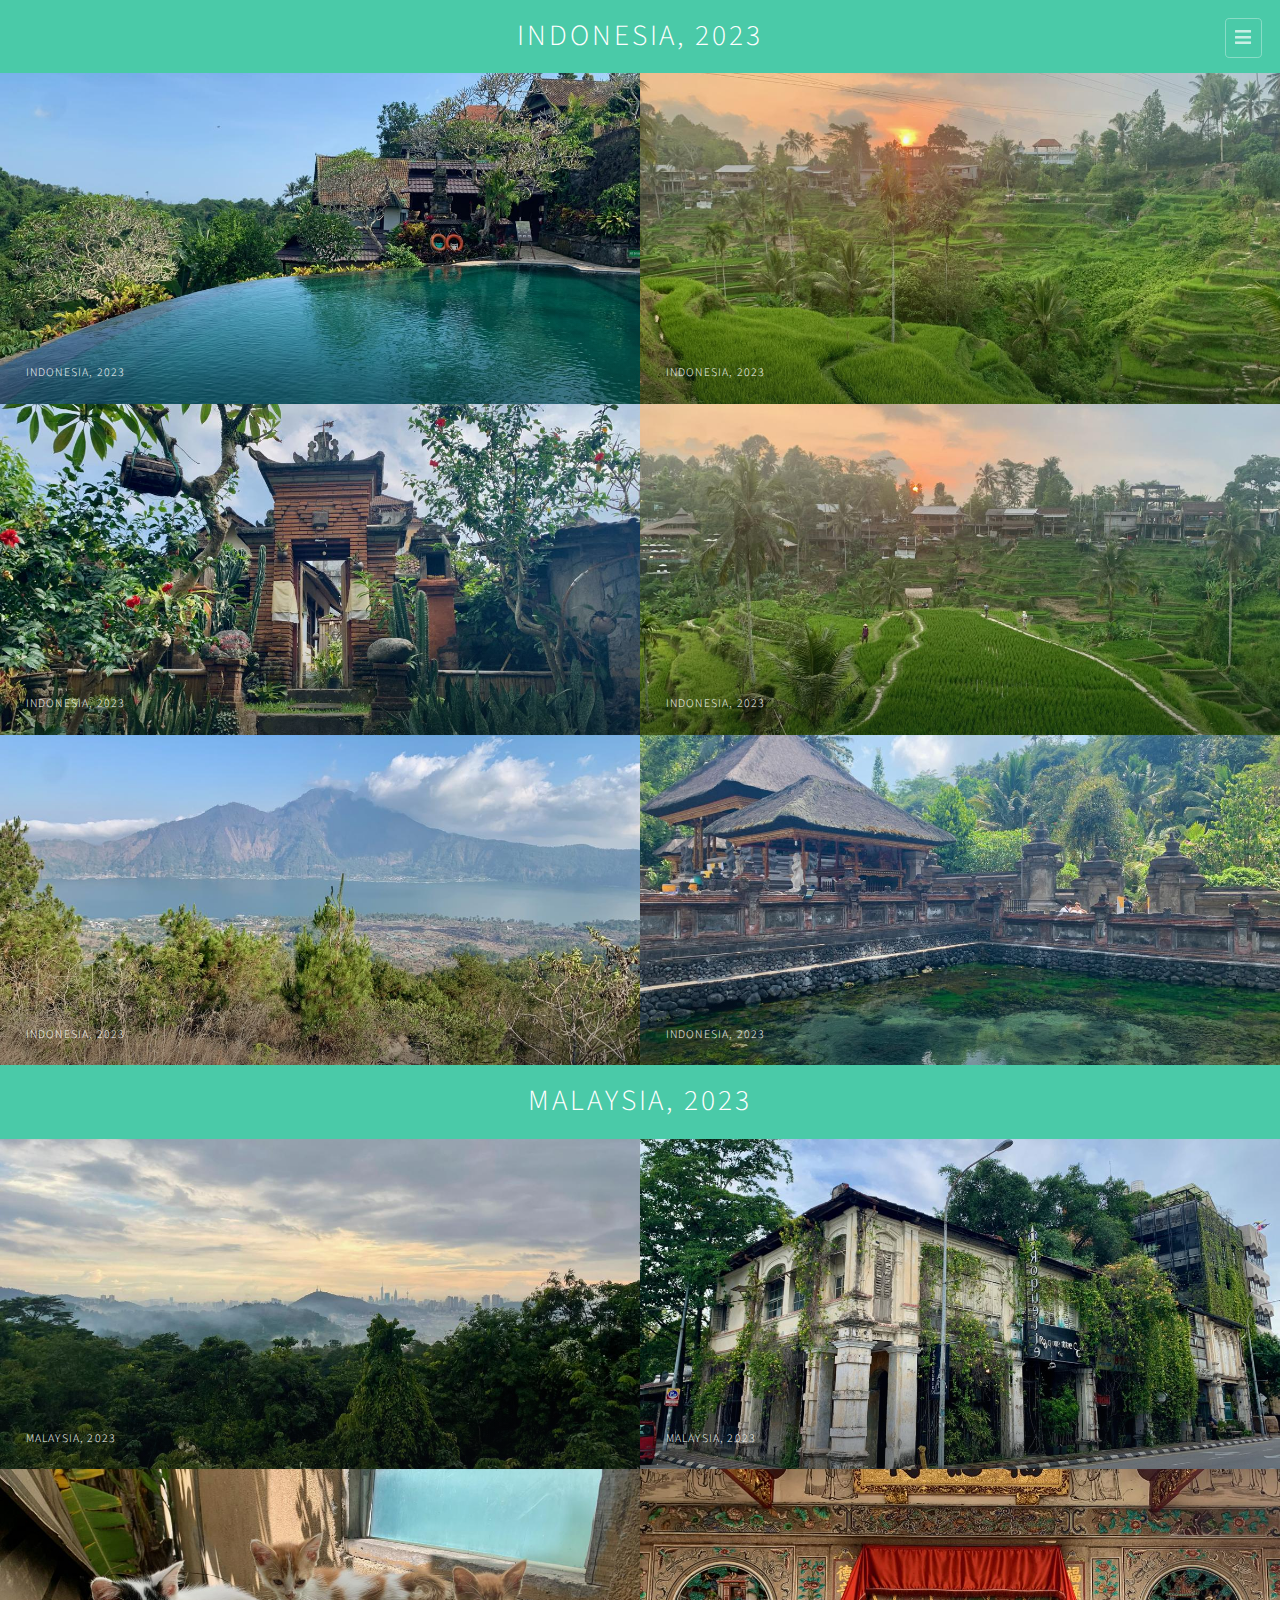
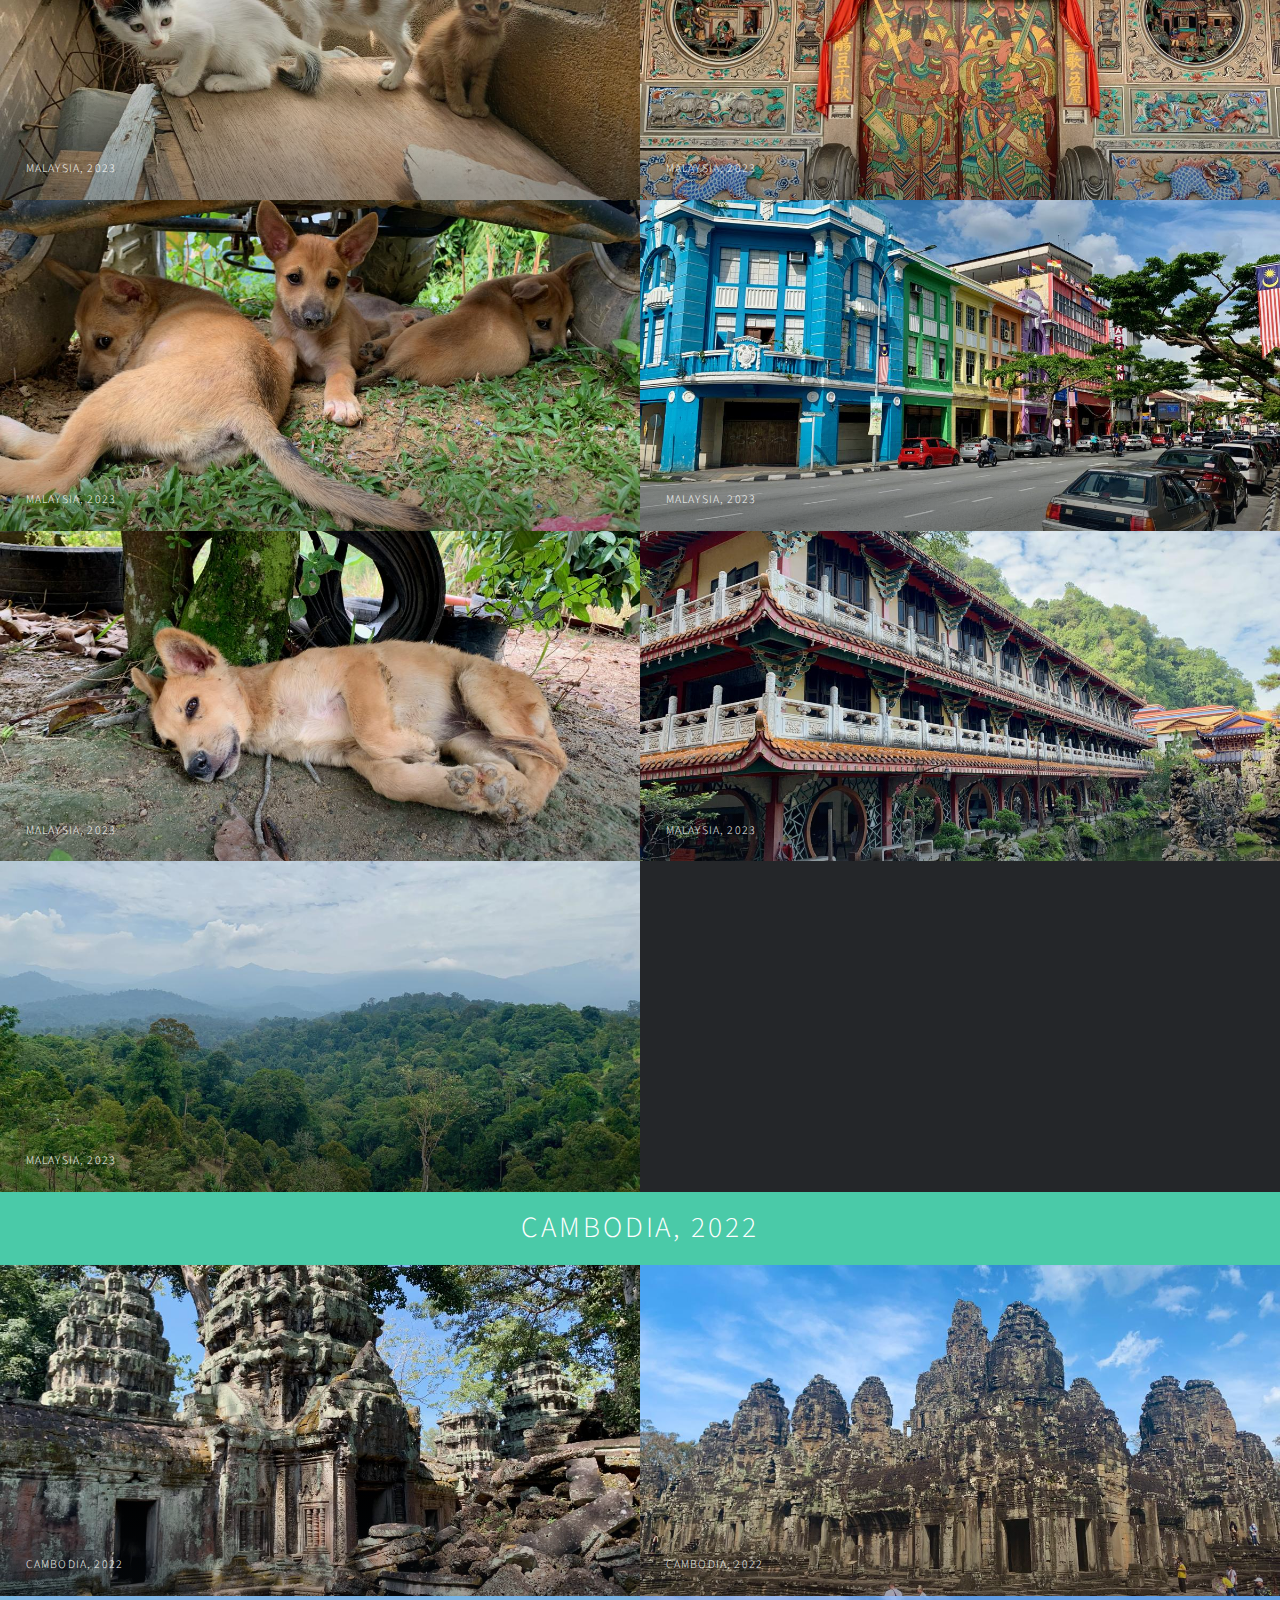
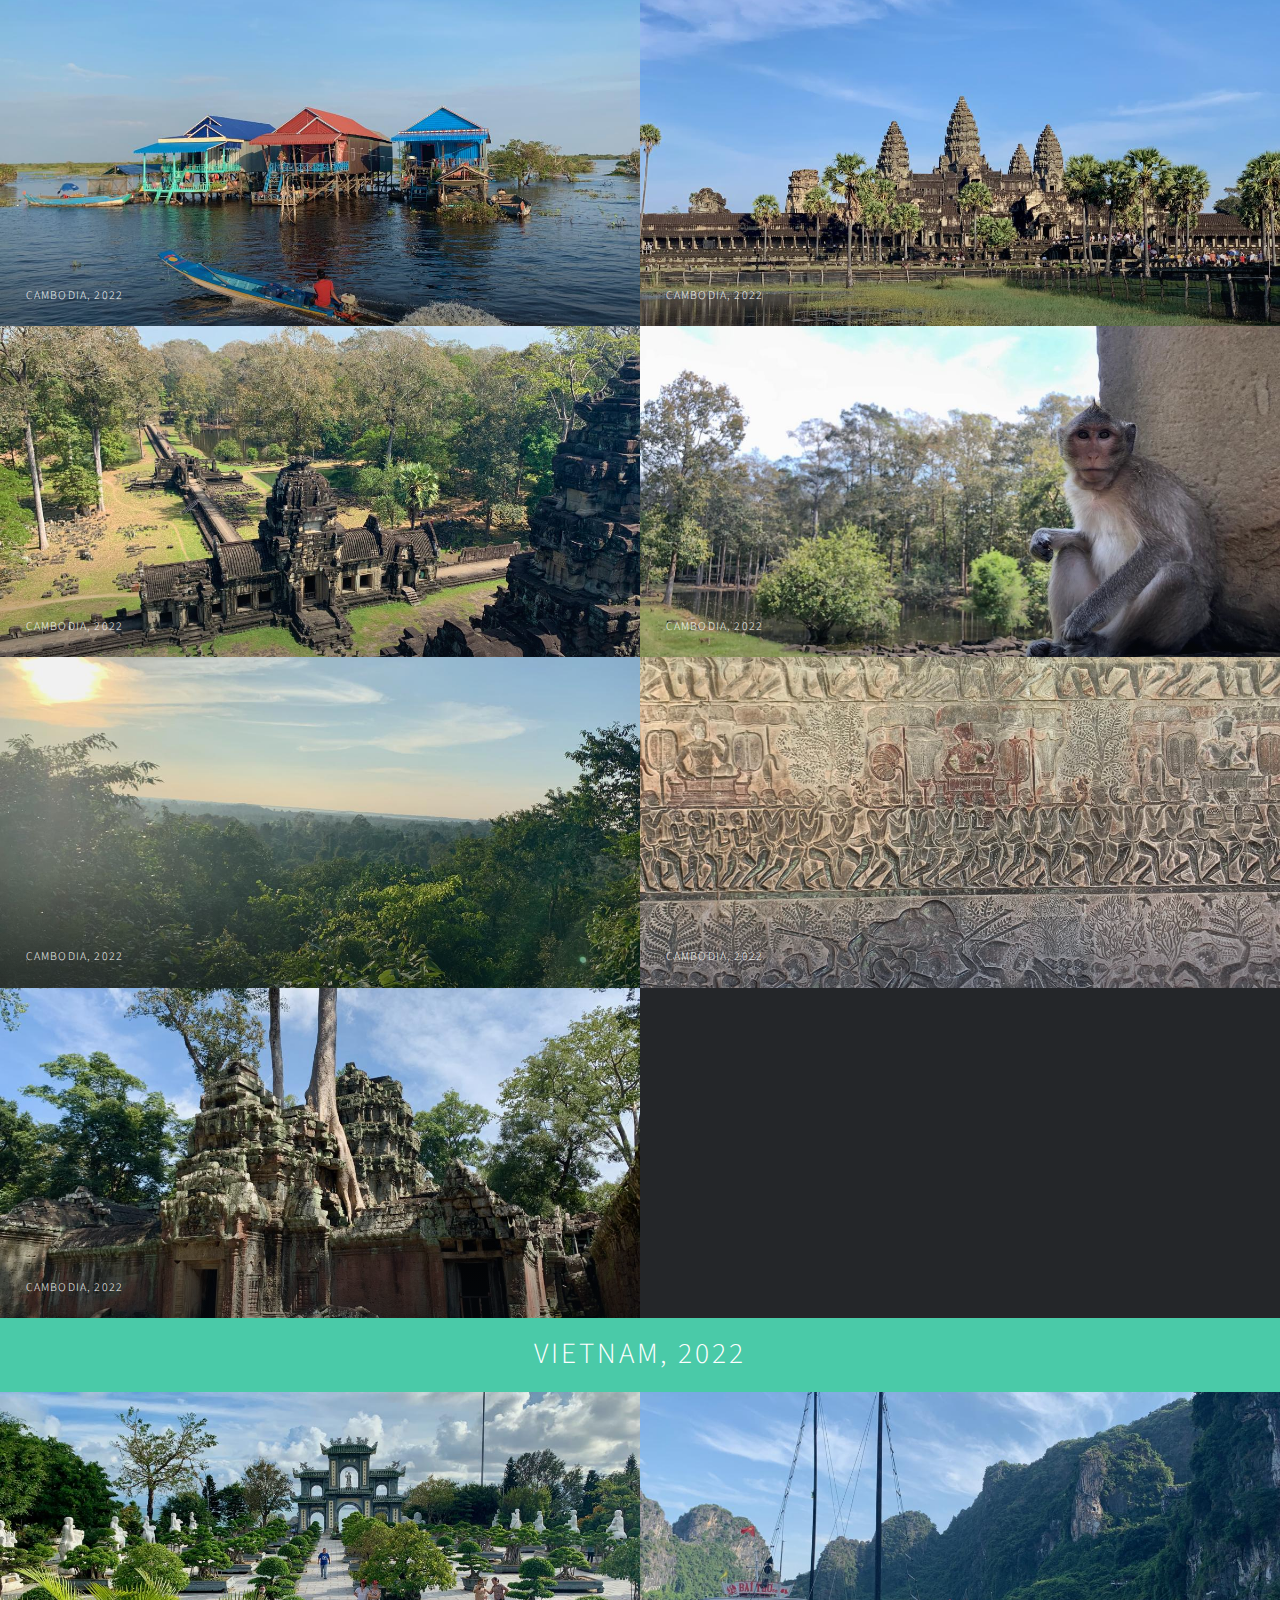
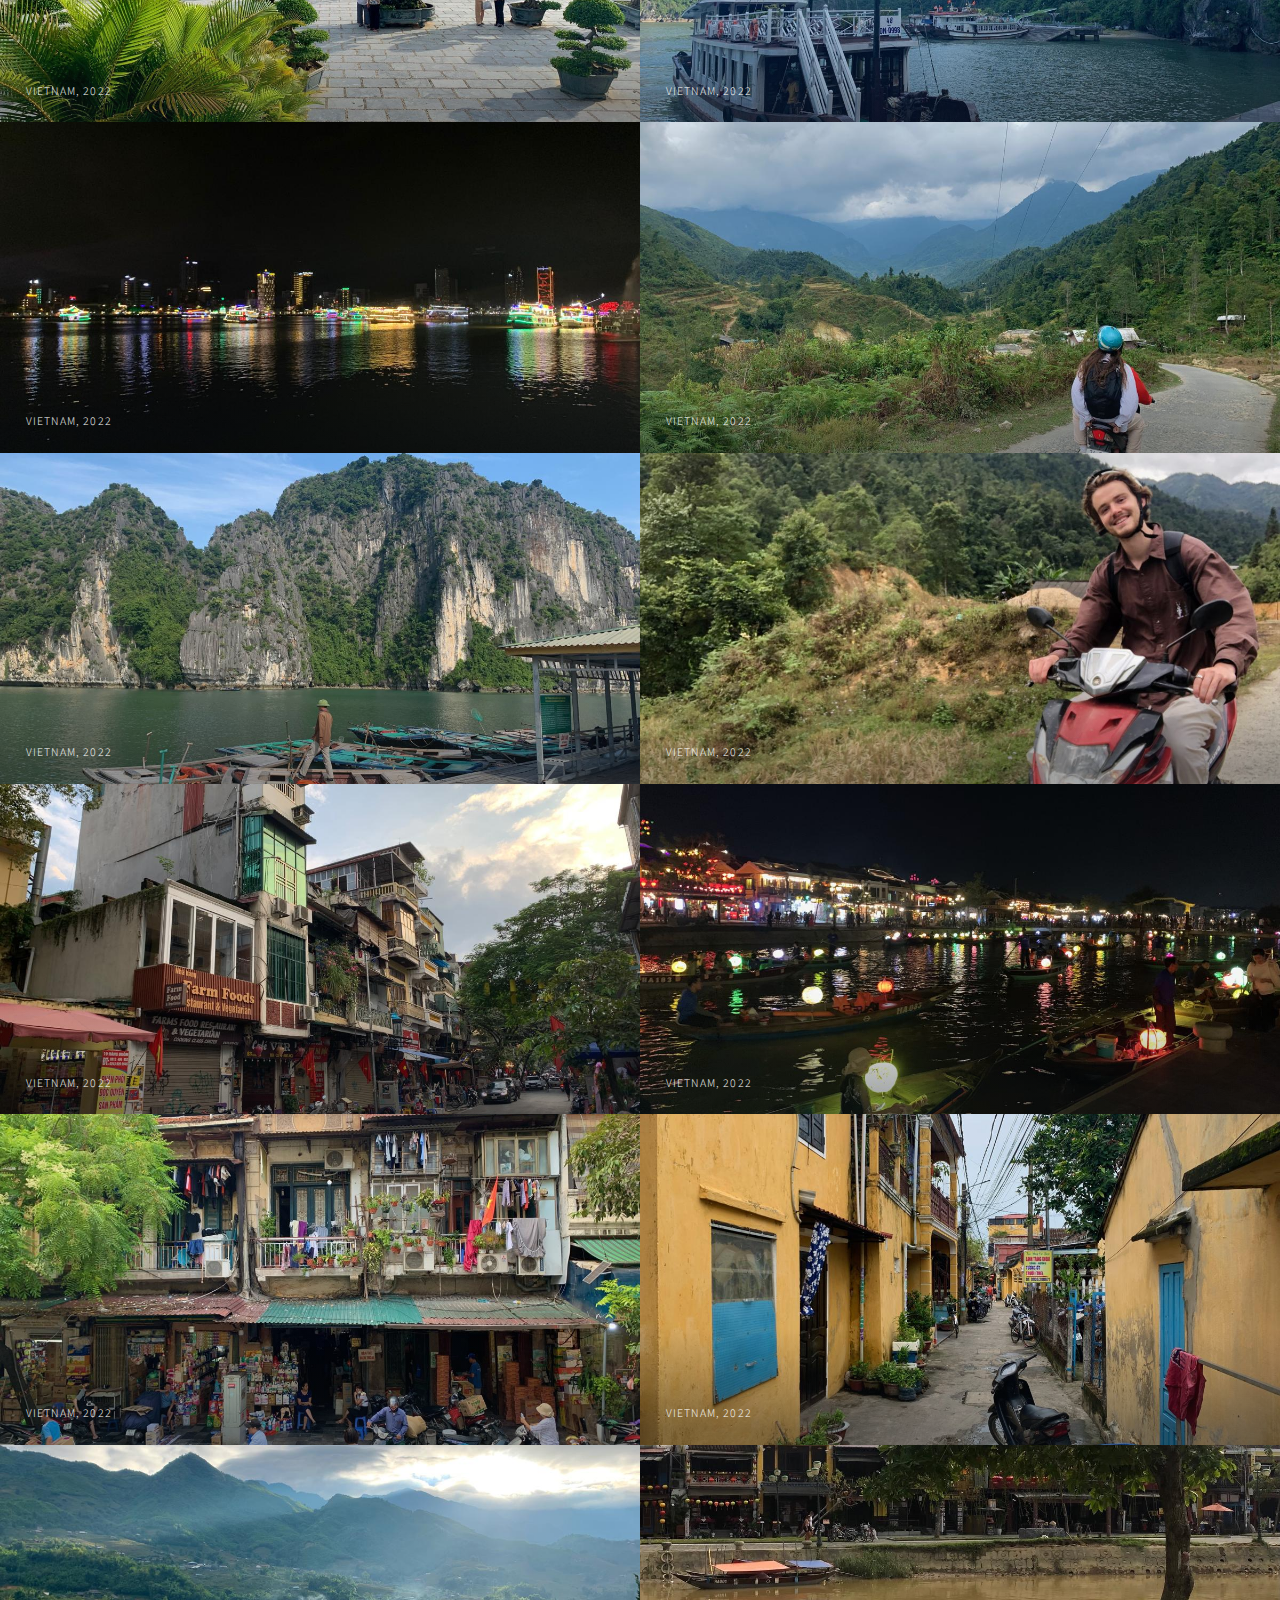
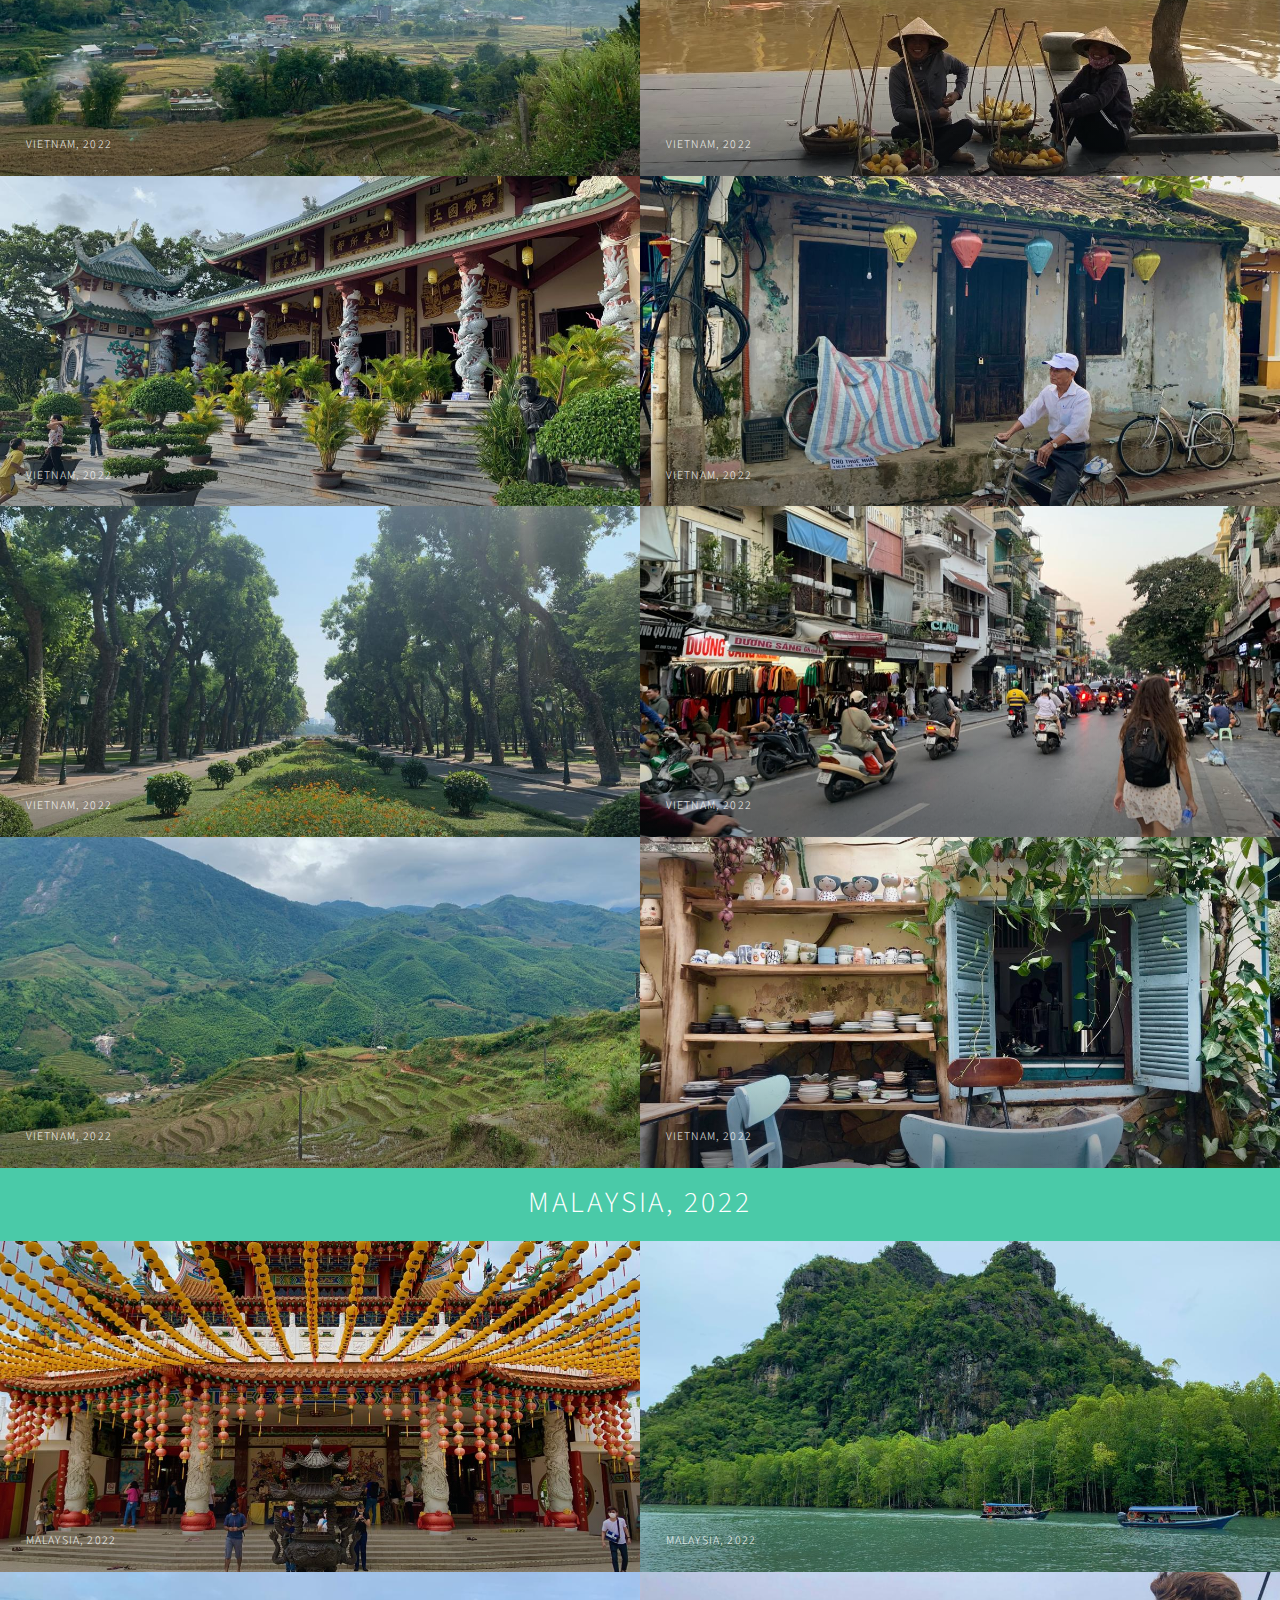
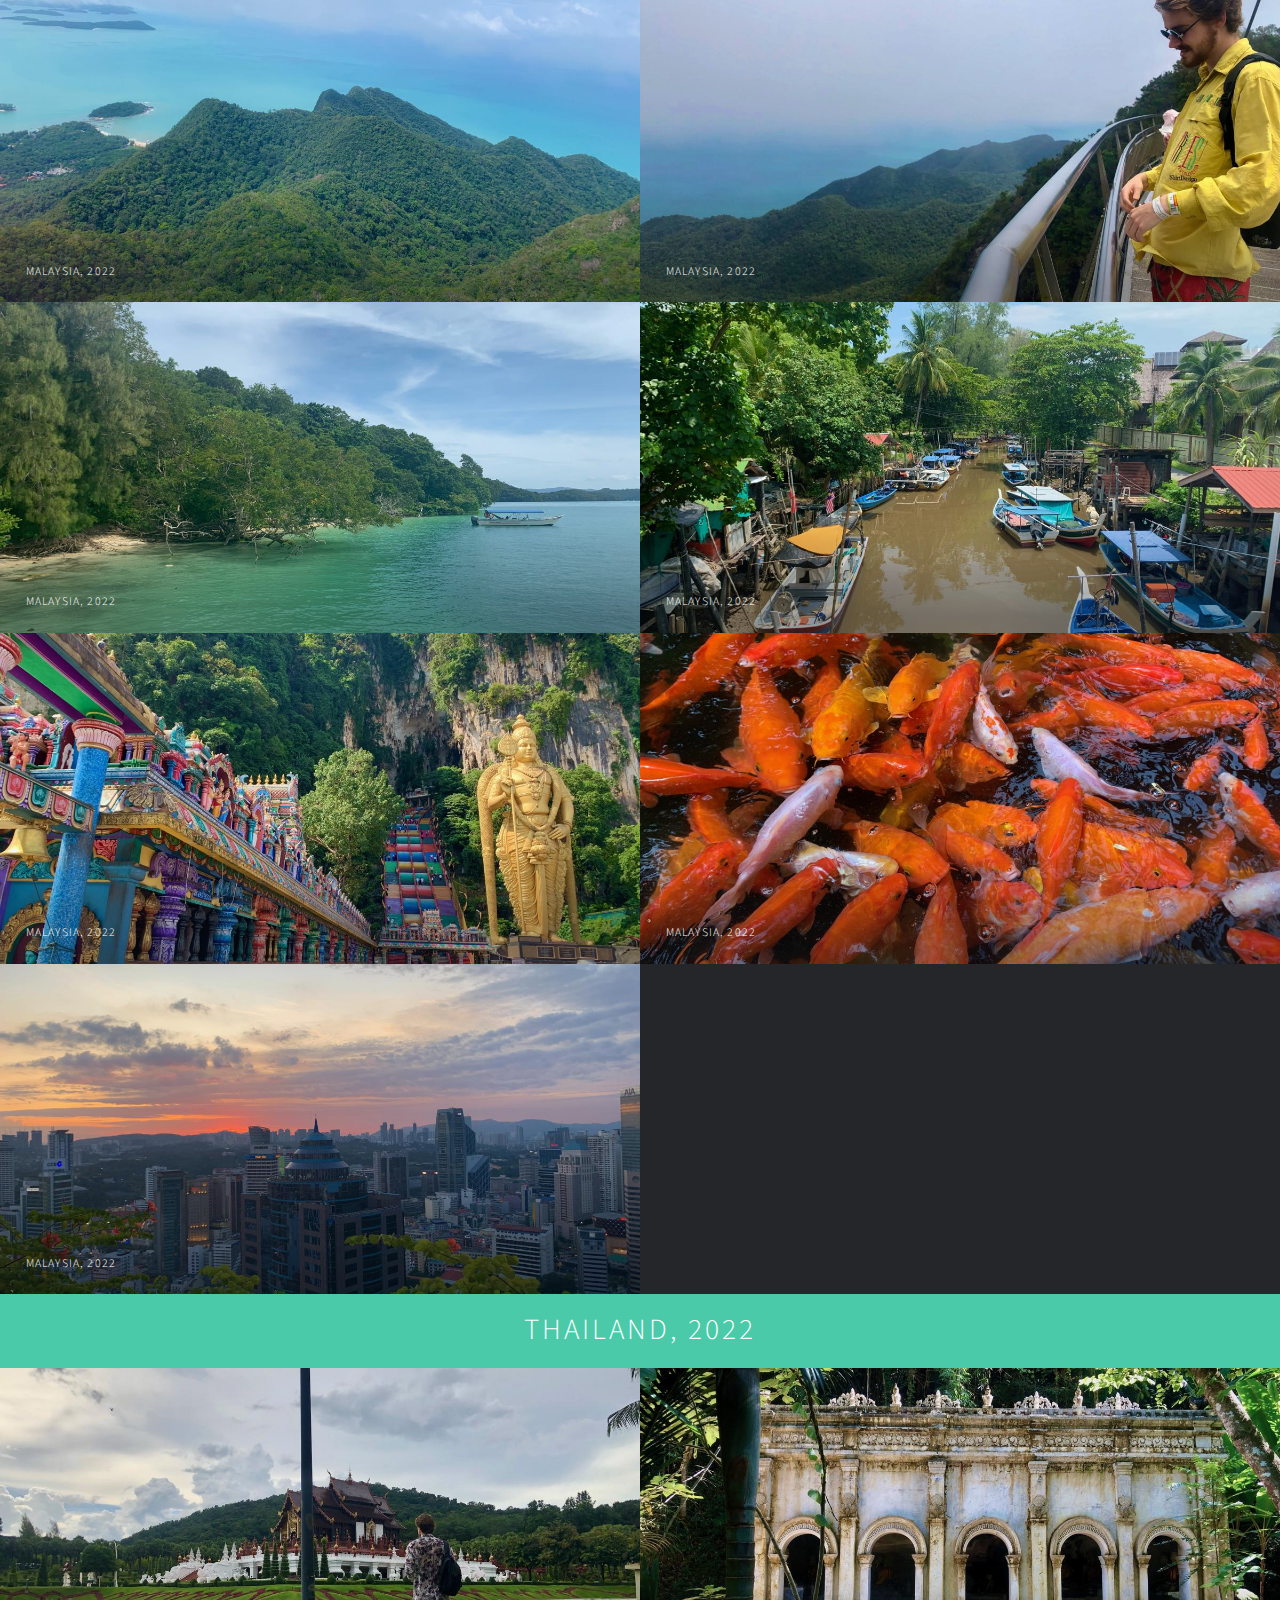
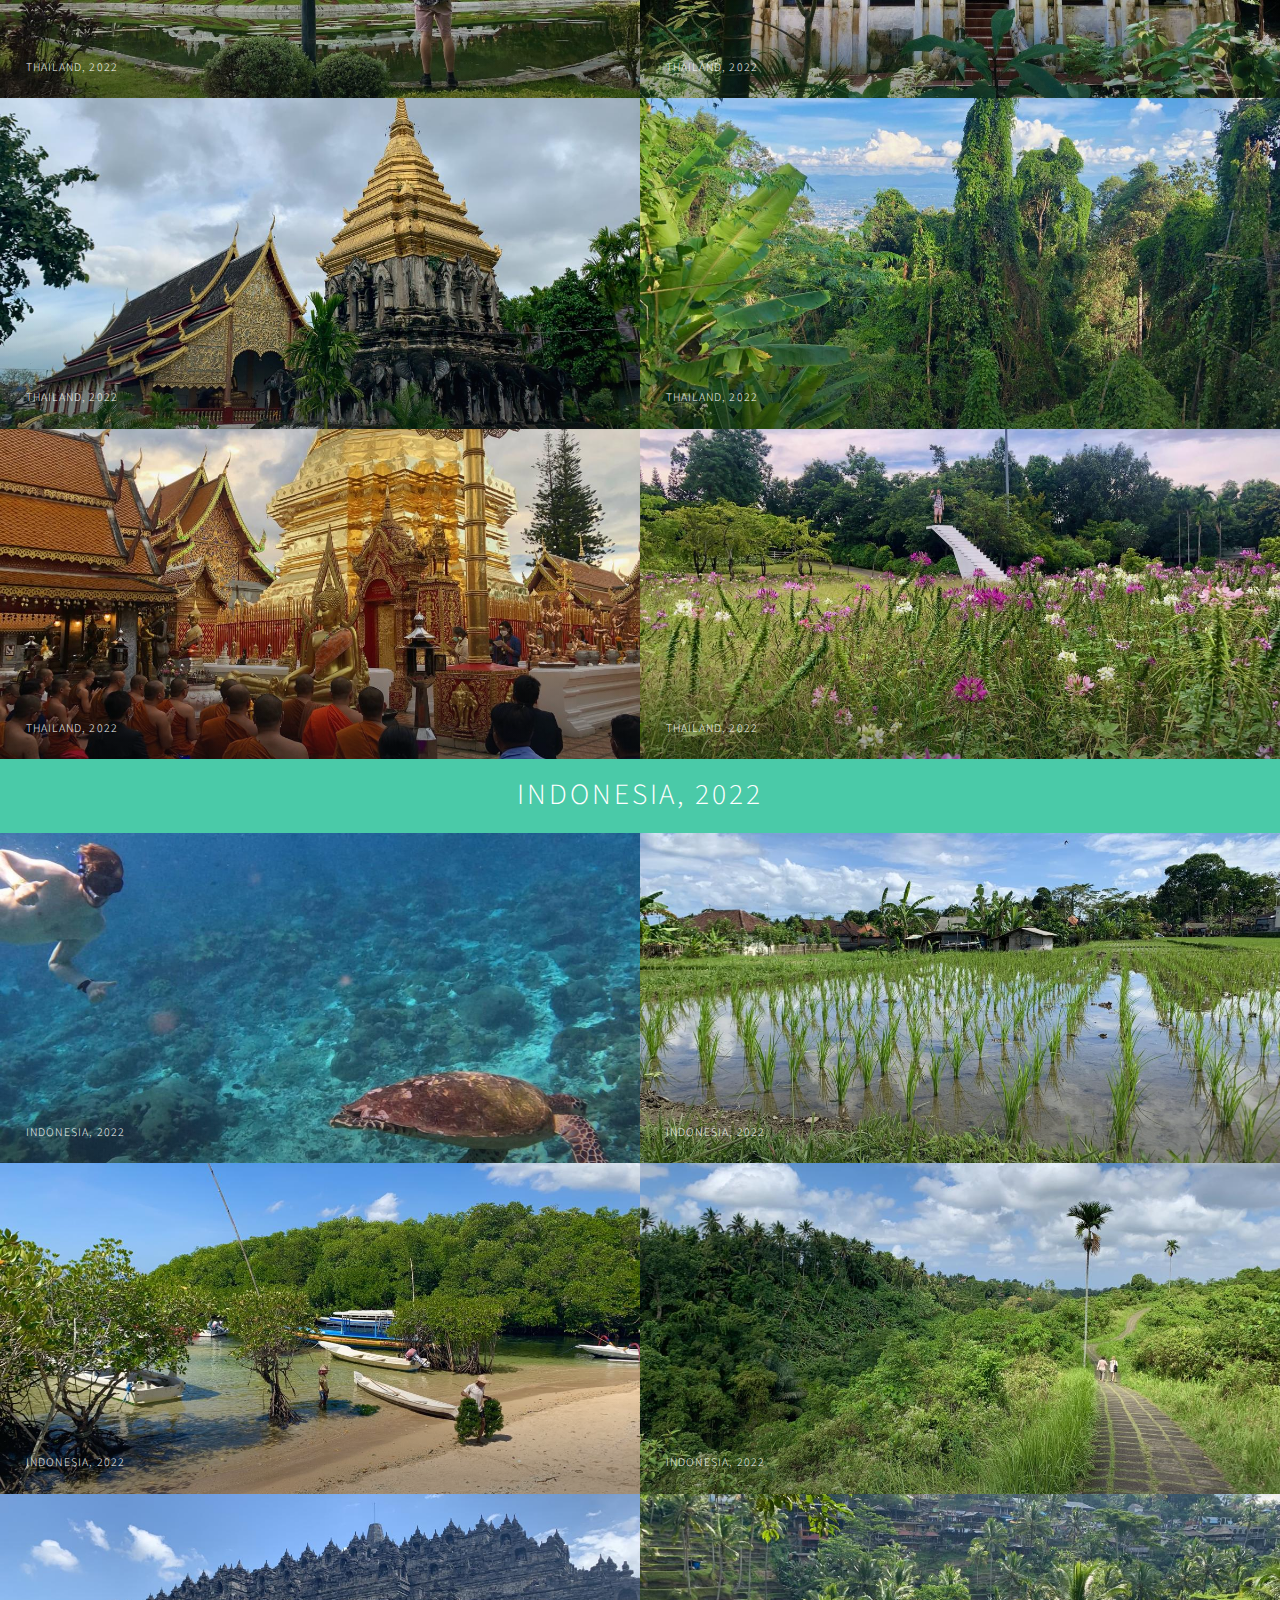
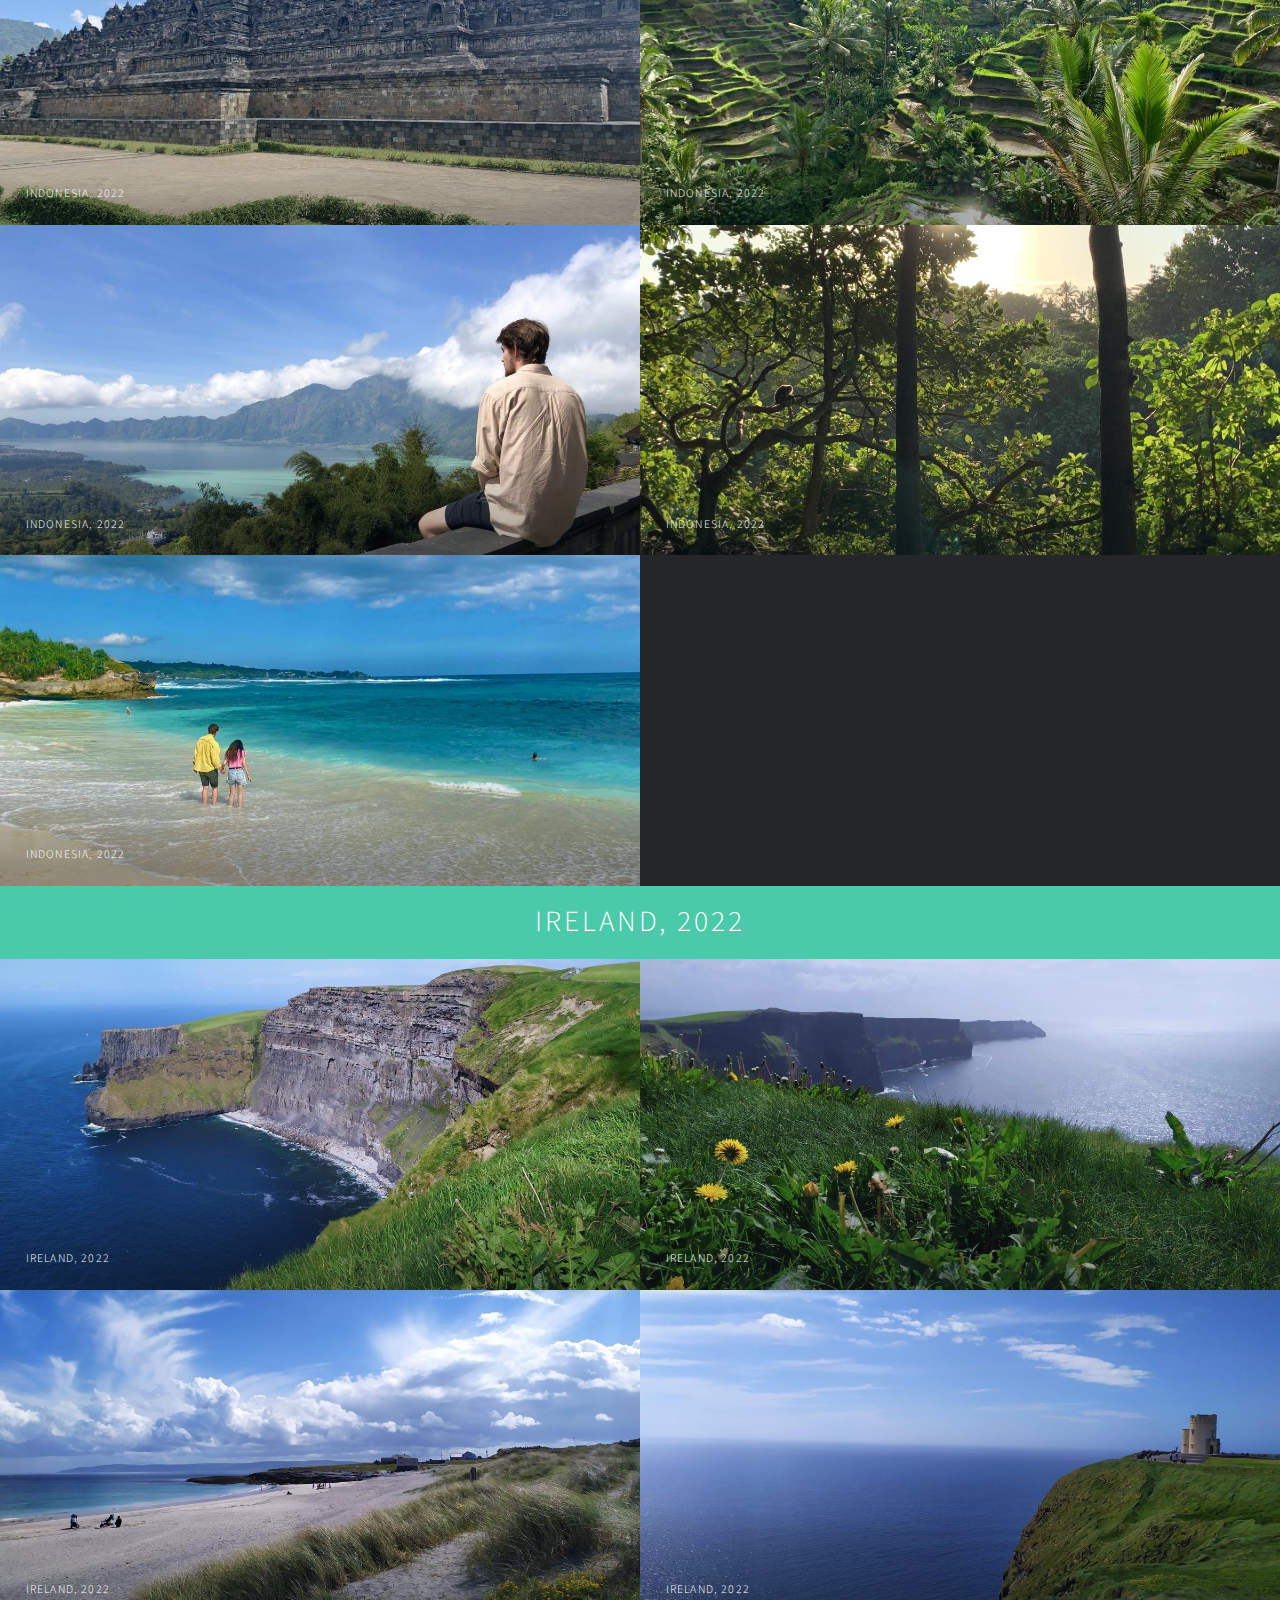
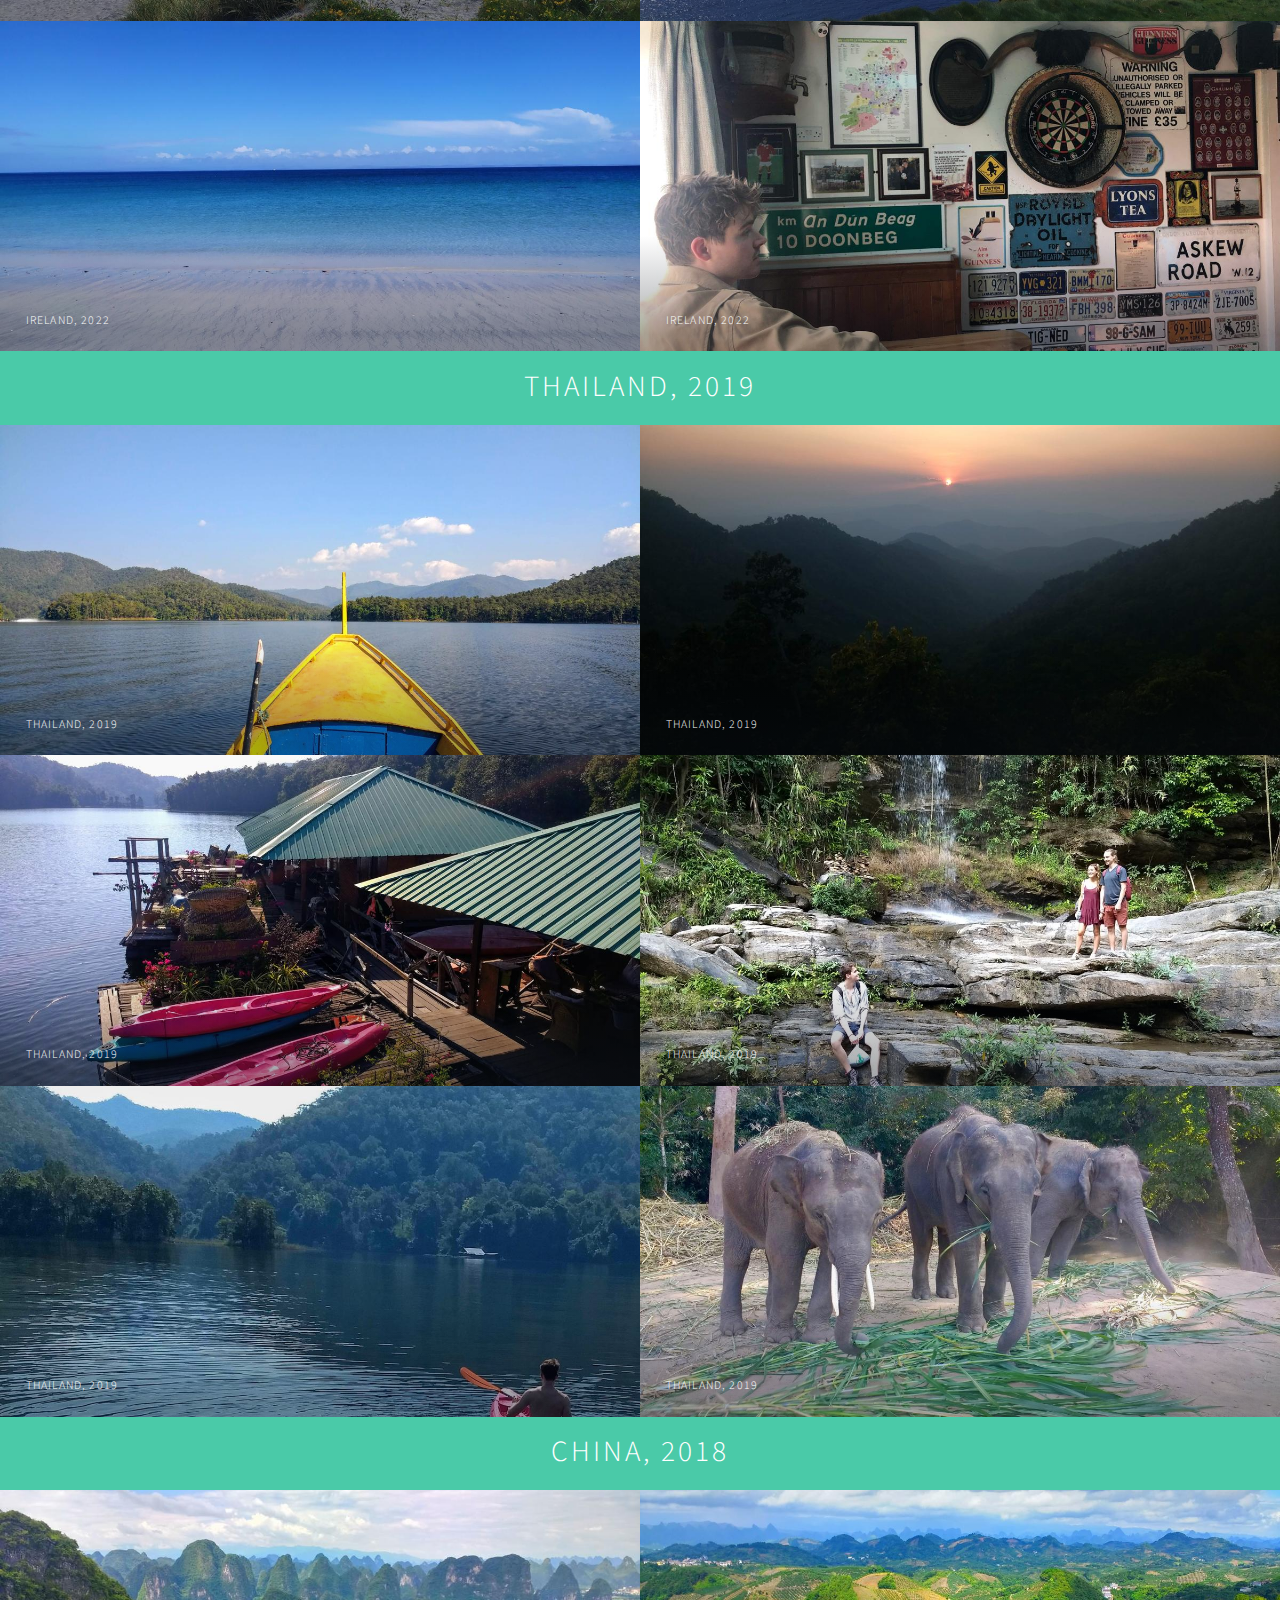
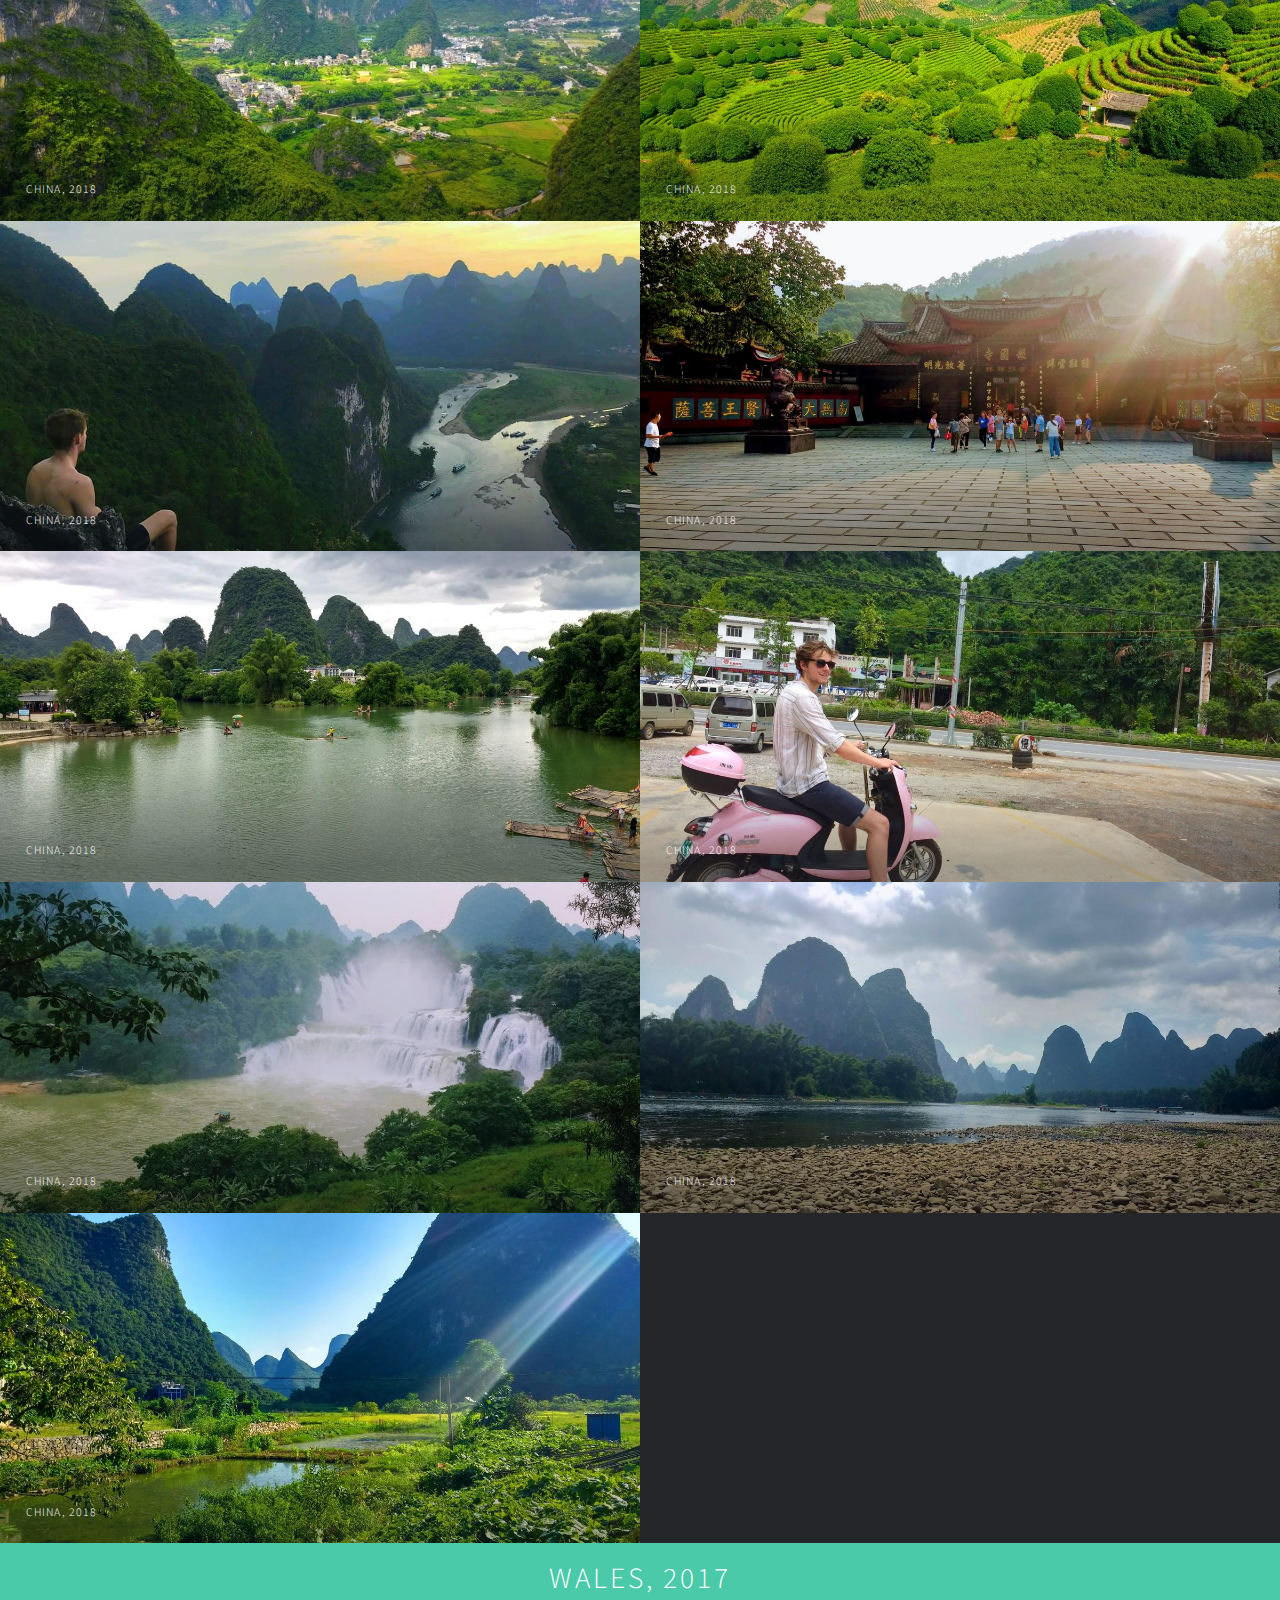
<file: photos.html>
<!DOCTYPE HTML>
<html>
	<head>
		<title>Tom Childs</title>
		<meta charset="utf-8" />
		<meta name="viewport" content="width=device-width, initial-scale=1, user-scalable=no" />
		<link rel="stylesheet" href="assets/photos-page/css/main.css" />
		<noscript><link rel="stylesheet" href="assets/photos-page/css/noscript.css" /></noscript>
	</head>
	<body class="is-preload">

		<!-- Menu Toggle Button -->
		<div id="menu-toggle"></div>
		
		<!-- Side Menu -->
		<div id="side-menu">
			<ul>
			<li><a href="#indonesia-2023">Indonesia, 2023</a></li>
			<li><a href="#malaysia-2023">Malaysia, 2023</a></li>
			<li><a href="#cambodia-2022">Cambodia, 2022</a></li>
			<li><a href="#vietnam-2022">Vietnam, 2022</a></li>
			<li><a href="#malaysia-2022">Malaysia, 2022</a></li>
			<li><a href="#thailand-2022">Thailand, 2022</a></li>
			<li><a href="#indonesia-2022">Indonesia, 2022</a></li>
			<li><a href="#ireland-2022">Ireland, 2022</a></li>
			<li><a href="#thailand-2019">Thailand, 2019</a></li>
			<li><a href="#china-2018">China, 2018</a></li>
			<li><a href="#wales-2017">Wales, 2017</a></li>
			<li><a href="#costa-rica-2015">Costa Rica, 2015</a></li>
			<li class="last"><a href="index.html">Return to landing page</a></li>
			</ul>
		</div>

		<!-- Wrapper -->
			<div id="wrapper">

				<!-- Main -->
				<div id="main">	

					<!-- Indonesia 2023 -->
					<h1 id="indonesia-2023"  class="album-heading">Indonesia, 2023</h1>
					<article class="thumb">
						<a href="images/indonesia-2023/pool.jpeg" class="image"><img src="images/indonesia-2023/thumbs/pool.jpeg" alt="" /></a>
						<h2>Indonesia, 2023</h2>
						<p>Bali</p>
					</article>
					<article class="thumb">
						<a href="images/indonesia-2023/rice1.jpeg" class="image"><img src="images/indonesia-2023/thumbs/rice1.jpeg" alt="" /></a>
						<h2>Indonesia, 2023</h2>
						<p>Bali</p>
					</article>
					<article class="thumb">
						<a href="images/indonesia-2023/house.jpeg" class="image"><img src="images/indonesia-2023/thumbs/house.jpeg" alt="" /></a>
						<h2>Indonesia, 2023</h2>
						<p>Bali</p>
					</article>
					<article class="thumb">
						<a href="images/indonesia-2023/rice2.jpeg" class="image"><img src="images/indonesia-2023/thumbs/rice2.jpeg" alt="" /></a>
						<h2>Indonesia, 2023</h2>
						<p>Bali</p>
					</article>
					<article class="thumb">
						<a href="images/indonesia-2023/mountain.jpeg" class="image"><img src="images/indonesia-2023/thumbs/mountain.jpeg" alt="" /></a>
						<h2>Indonesia, 2023</h2>
						<p>Bali</p>
					</article>
					<article class="thumb">
						<a href="images/indonesia-2023/water.jpeg" class="image"><img src="images/indonesia-2023/thumbs/water.jpeg" alt="" /></a>
						<h2>Indonesia, 2023</h2>
						<p>Bali</p>
					</article>

					<!-- Malysia 2023 -->
					<h1 id="malaysia-2023"  class="album-heading">Malaysia, 2023</h1>
					<article class="thumb">
							<a href="images/malaysia-2023/kl.jpg" class="image"><img src="images/malaysia-2023/thumbs/kl.jpg" alt="" /></a>
							<h2>Malaysia, 2023</h2>
							<p>Kuala Lumpur</p>
					</article>
					<article class="thumb">
						<a href="images/malaysia-2023/ipoh.jpg" class="image"><img src="images/malaysia-2023/thumbs/ipoh.jpg" alt="" /></a>
						<h2>Malaysia, 2023</h2>
						<p>Ipoh</p>
					</article>
					<article class="thumb">
						<a href="images/malaysia-2023/cats.jpeg" class="image"><img src="images/malaysia-2023/thumbs/cats.jpeg" alt="" /></a>
						<h2>Malaysia, 2023</h2>
						<p>George Town</p>
					</article>
					<article class="thumb">
						<a href="images/malaysia-2023/wall.jpeg" class="image"><img src="images/malaysia-2023/thumbs/wall.jpeg" alt="" /></a>
						<h2>Malaysia, 2023</h2>
						<p>George Town</p>
					</article>
					<article class="thumb">
						<a href="images/malaysia-2023/quad.jpeg" class="image"><img src="images/malaysia-2023/thumbs/quad.jpeg" alt="" /></a>
						<h2>Malaysia, 2023</h2>
						<p>Kuala Lumpur</p>
					</article>
					<article class="thumb">
						<a href="images/malaysia-2023/colour.jpeg" class="image"><img src="images/malaysia-2023/thumbs/colour.jpeg" alt="" /></a>
						<h2>Malaysia, 2023</h2>
						<p>Ipoh</p>
					</article>
					<article class="thumb">
						<a href="images/malaysia-2023/dog.jpeg" class="image"><img src="images/malaysia-2023/thumbs/dog.jpeg" alt="" /></a>
						<h2>Malaysia, 2023</h2>
						<p>Kuala Lumpur</p>
					</article>
					<article class="thumb">
						<a href="images/malaysia-2023/temple.jpg" class="image"><img src="images/malaysia-2023/thumbs/temple.jpg" alt="" /></a>
						<h2>Malaysia, 2023</h2>
						<p>Ipoh</p>
					</article>
					<article class="thumb">
						<a href="images/malaysia-2023/green.jpeg" class="image"><img src="images/malaysia-2023/thumbs/green.jpeg" alt="" /></a>
						<h2>Malaysia, 2023</h2>
						<p>Kuala Lumpur</p>
					</article>


					<!-- Cambodia 2022 -->
					<h1 id="cambodia-2022"  class="album-heading">Cambodia, 2022</h1>
					<article class="thumb">
							<a href="images/cambodia-2022/crumble.jpg" class="image"><img src="images/cambodia-2022/thumbs/crumble.jpg" alt="" /></a>
							<h2>Cambodia, 2022</h2>
							<p>Ta Prohm Temple, Siem Reap</p>
					</article>
					<article class="thumb">
						<a href="images/cambodia-2022/large.jpg" class="image"><img src="images/cambodia-2022/thumbs/large.jpg" alt="" /></a>
						<h2>Cambodia, 2022</h2>
						<p>Bayon Temple, Siem Reap</p>
					</article>
					<article class="thumb">
						<a href="images/cambodia-2022/river.jpg" class="image"><img src="images/cambodia-2022/thumbs/river.jpg" alt="" /></a>
						<h2>Cambodia, 2022</h2>
						<p>Kampong Phluk, Siem Reap</p>
					</article>
					<article class="thumb">
						<a href="images/cambodia-2022/temple.jpg" class="image"><img src="images/cambodia-2022/thumbs/temple.jpg" alt="" /></a>
						<h2>Cambodia, 2022</h2>
						<p>Angkor Wat, Siem Reap</p>
					</article>
					<article class="thumb">
						<a href="images/cambodia-2022/landscape.jpg" class="image"><img src="images/cambodia-2022/thumbs/landscape.jpg" alt="" /></a>
						<h2>Cambodia, 2022</h2>
						<p>Ba Phuon Temple, Siem Reap</p>
					</article>
					<article class="thumb">
						<a href="images/cambodia-2022/monkey.jpg" class="image"><img src="images/cambodia-2022/thumbs/monkey.jpg" alt="" /></a>
						<h2>Cambodia, 2022</h2>
						<p>Ba Phuon Temple, Siem Reap</p>
					</article>
					<article class="thumb">
						<a href="images/cambodia-2022/trees.jpg" class="image"><img src="images/cambodia-2022/thumbs/trees.jpg" alt="" /></a>
						<h2>Cambodia, 2022</h2>
						<p>Phnom Bakheng, Siem Reap</p>
					</article>
					<article class="thumb">
						<a href="images/cambodia-2022/carving.jpg" class="image"><img src="images/cambodia-2022/thumbs/carving.jpg" alt="" /></a>
						<h2>Cambodia, 2022</h2>
						<p>Angkor Wat, Siem Reap</p>
					</article>
					<article class="thumb">
						<a href="images/cambodia-2022/tree.jpg" class="image"><img src="images/cambodia-2022/thumbs/tree.jpg" alt="" /></a>
						<h2>Cambodia, 2022</h2>
						<p>Ta Prohm Temple, Siem Reap</p>
					</article>
					

					<!-- Vietnam 2022 -->
					<h1 id="vietnam-2022" class="album-heading">Vietnam, 2022</h1>
					<article class="thumb">
						<a href="images/vietnam-2022/1plants.jpeg" class="image"><img src="images/vietnam-2022/thumbs/1plants.jpeg" alt="" /></a>
						<h2>Vietnam, 2022</h2>
						<p>Linh Ung Pagoda, Da Nang</p>
					</article>
					<article class="thumb">
							<a href="images/vietnam-2022/5halong.jpeg" class="image"><img src="images/vietnam-2022/thumbs/5halong.jpeg" alt="" /></a>
							<h2>Vietnam, 2022</h2>
							<p>Ha Long Bay</p>
					</article>
					<article class="thumb">
							<a href="images/vietnam-2022/6lights.jpeg" class="image"><img src="images/vietnam-2022/thumbs/6lights.jpeg" alt="" /></a>
							<h2>Vietnam, 2022</h2>
							<p>Da Nang</p>
					</article>
					<article class="thumb">
							<a href="images/vietnam-2022/17bike.jpeg" class="image"><img src="images/vietnam-2022/thumbs/17bike.jpeg" alt="" /></a>
							<h2>Vietnam, 2022</h2>
							<p>Sapa</p>
					</article>
					<!-- <article class="thumb">
							<a href="images/vietnam-2022/9traffic.jpeg" class="image"><img src="images/vietnam-2022/thumbs/9traffic.jpeg" alt="" /></a>
							<h2>Vietnam, 2022</h2>
							<p>Ho Chi Minh City</p>
					</article> -->
					<article class="thumb">
						<a href="images/vietnam-2022/10halong.jpeg" class="image"><img src="images/vietnam-2022/thumbs/10halong.jpeg" alt="" /></a>
						<h2>Vietnam, 2022</h2>
						<p>Ha Long Bay</p>
					</article>
					<article class="thumb">
							<a href="images/vietnam-2022/11bike.jpeg" class="image"><img src="images/vietnam-2022/thumbs/11bike.jpeg" alt="" /></a>
							<h2>Vietnam, 2022</h2>
							<p>Sapa</p>
					</article>
					<article class="thumb">
							<a href="images/vietnam-2022/16buildings.jpeg" class="image"><img src="images/vietnam-2022/thumbs/16buildings.jpeg" alt="" /></a>
							<h2>Vietnam, 2022</h2>
							<p>Hanoi</p>
					</article>
					<article class="thumb">
							<a href="images/vietnam-2022/4lights.jpeg" class="image"><img src="images/vietnam-2022/thumbs/4lights.jpeg" alt="" /></a>
							<h2>Vietnam, 2022</h2>
							<p>Hoi An</p>
					</article>
					<article class="thumb">
							<a href="images/vietnam-2022/8house.jpeg" class="image"><img src="images/vietnam-2022/thumbs/8house.jpeg" alt="" /></a>
							<h2>Vietnam, 2022</h2>
							<p>Hanoi</p>
					</article>
					<article class="thumb">
							<a href="images/vietnam-2022/14yellow.jpeg" class="image"><img src="images/vietnam-2022/thumbs/14yellow.jpeg" alt="" /></a>
							<h2>Vietnam, 2022</h2>
							<p>Hoi An</p>
					</article>
					<article class="thumb">
						<a href="images/vietnam-2022/2sapa.jpeg" class="image"><img src="images/vietnam-2022/thumbs/2sapa.jpeg" alt="" /></a>
						<h2>Vietnam, 2022</h2>
						<p>Sapa</p>
					</article>
					<article class="thumb">
							<a href="images/vietnam-2022/18ladies.jpeg" class="image"><img src="images/vietnam-2022/thumbs/18ladies.jpeg" alt="" /></a>
							<h2>Vietnam, 2022</h2>
							<p>Hoi An</p>
					</article>
					<article class="thumb">
							<a href="images/vietnam-2022/3temple.jpeg" class="image"><img src="images/vietnam-2022/thumbs/3temple.jpeg" alt="" /></a>
							<h2>Vietnam, 2022</h2>
							<p>Linh Ung Pagoda, Da Nang</p>
					</article>
					<article class="thumb">
							<a href="images/vietnam-2022/7bike.jpeg" class="image"><img src="images/vietnam-2022/thumbs/7bike.jpeg" alt="" /></a>
							<h2>Vietnam, 2022</h2>
							<p>Hoi An</p>
					</article>
					<article class="thumb">
							<a href="images/vietnam-2022/13green.jpeg" class="image"><img src="images/vietnam-2022/thumbs/13green.jpeg" alt="" /></a>
							<h2>Vietnam, 2022</h2>
							<p>Ho Chi Minh City</p>
					</article>
					<article class="thumb">
							<a href="images/vietnam-2022/15road.jpeg" class="image"><img src="images/vietnam-2022/thumbs/15road.jpeg" alt="" /></a>
							<h2>Vietnam, 2022</h2>
							<p>Hanoi</p>
					</article>
					<article class="thumb">
						<a href="images/vietnam-2022/19hills.jpeg" class="image"><img src="images/vietnam-2022/thumbs/19hills.jpeg" alt="" /></a>
						<h2>Vietnam, 2022</h2>
						<p>Sapa</p>
					</article>
					<article class="thumb">
						<a href="images/vietnam-2022/12window.jpeg" class="image"><img src="images/vietnam-2022/thumbs/12window.jpeg" alt="" /></a>
						<h2>Vietnam, 2022</h2>
						<p>Hoi An</p>
					</article>


					<!-- Malaysia 2022 -->
					<h1 id="malaysia-2022"  class="album-heading">Malaysia, 2022</h1>
					<article class="thumb">
							<a href="images/malaysia-2022/temple.jpg" class="image"><img src="images/malaysia-2022/thumbs/temple.jpg" alt="" /></a>
							<h2>Malaysia, 2022</h2>
							<p>Thean Hou Temple, Kuala Lumpur</p>
					</article>
					<article class="thumb">
							<a href="images/malaysia-2022/river.jpg" class="image"><img src="images/malaysia-2022/thumbs/river.jpg" alt="" /></a>
							<h2>Malaysia, 2022</h2>
							<p>Langkawi</p>
					</article>
					<article class="thumb">
							<a href="images/malaysia-2022/island.jpg" class="image"><img src="images/malaysia-2022/thumbs/island.jpg" alt="" /></a>
							<h2>Malaysia, 2022</h2>
							<p>Langkawi</p>
					</article>
					<article class="thumb">
							<a href="images/malaysia-2022/islandme.jpg" class="image"><img src="images/malaysia-2022/thumbs/islandme.jpg" alt="" /></a>
							<h2>Malaysia, 2022</h2>
							<p>Langkawi</p>
					</article>
					<article class="thumb">
							<a href="images/malaysia-2022/sea.jpg" class="image"><img src="images/malaysia-2022/thumbs/sea.jpg" alt="" /></a>
							<h2>Malaysia, 2022</h2>
							<p>Langkawi</p>
					</article>
					<article class="thumb">
							<a href="images/malaysia-2022/river2.jpg" class="image"><img src="images/malaysia-2022/thumbs/river2.jpg" alt="" /></a>
							<h2>Malaysia, 2022</h2>
							<p>Langkawi</p>
					</article>
					<article class="thumb">
							<a href="images/malaysia-2022/batu.jpg" class="image"><img src="images/malaysia-2022/thumbs/batu.jpg" alt="" /></a>
							<h2>Malaysia, 2022</h2>
							<p>Batu Cave, Kuala Lumpur</p>
					</article>
					<article class="thumb">
							<a href="images/malaysia-2022/fish.jpg" class="image"><img src="images/malaysia-2022/thumbs/fish.jpg" alt="" /></a>
							<h2>Malaysia, 2022</h2>
							<p>Langkawi</p>
					</article>
					<article class="thumb">
						<a href="images/malaysia-2022/kualalumpur.jpg" class="image"><img src="images/malaysia-2022/thumbs/kualalumpur.jpg" alt="" /></a>
						<h2>Malaysia, 2022</h2>
						<p>Kuala Lumpur</p>
					</article>


					<!-- Thailand 2022 -->
					<h1 id="thailand-2022" class="album-heading">Thailand, 2022</h1>
					<article class="thumb">
						<a href="images/thailand-2022/temple2.jpg" class="image"><img src="images/thailand-2022/thumbs/temple2.jpg" alt="" /></a>
						<h2>Thailand, 2022</h2>
						<p>Royal Park Rajapruek, Chiang Mai</p>
					</article>
					<article class="thumb">
							<a href="images/thailand-2022/temple3.jpg" class="image"><img src="images/thailand-2022/thumbs/temple3.jpg" alt="" /></a>
							<h2>Thailand, 2022</h2>
							<p>Chiang Mai</p>
					</article>
					<article class="thumb">
							<a href="images/thailand-2022/temple1.jpg" class="image"><img src="images/thailand-2022/thumbs/temple1.jpg" alt="" /></a>
							<h2>Thailand, 2022</h2>
							<p>Chiang Mai</p>
					</article>
					<article class="thumb">
						<a href="images/thailand-2022/greenery.jpg" class="image"><img src="images/thailand-2022/thumbs/greenery.jpg" alt="" /></a>
						<h2>Thailand, 2022</h2>
						<p>Chiang Mai</p>
					</article>
					<article class="thumb">
							<a href="images/thailand-2022/temple4.jpg" class="image"><img src="images/thailand-2022/thumbs/temple4.jpg" alt="" /></a>
							<h2>Thailand, 2022</h2>
							<p>Chiang Mai</p>
					</article>
					<article class="thumb">
						<a href="images/thailand-2022/wave.jpg" class="image"><img src="images/thailand-2022/thumbs/wave.jpg" alt="" /></a>
						<h2>Thailand, 2022</h2>
						<p>Royal Park Rajapruek, Chiang Mai</p>
					</article>


					<!-- Indonesia 2022 -->
					<h1 id="indonesia-2022" class="album-heading">Indonesia, 2022</h1>
					<article class="thumb">
						<a href="images/indonesia-2022/turtle.jpg" class="image"><img src="images/indonesia-2022/thumbs/turtle.jpg" alt="" /></a>
						<h2>Indonesia, 2022</h2>
						<p>Nusa Lembongan</p>
					</article>
					<article class="thumb">
							<a href="images/indonesia-2022/ubud.jpg" class="image"><img src="images/indonesia-2022/thumbs/ubud.jpg" alt="" /></a>
							<h2>Indonesia, 2022</h2>
							<p>Ubud, Bali</p>
					</article>
					<article class="thumb">
							<a href="images/indonesia-2022/nusa.jpg" class="image"><img src="images/indonesia-2022/thumbs/nusa.jpg" alt="" /></a>
							<h2>Indonesia, 2022</h2>
							<p>Nusa Lembongan</p>
					</article>
					<article class="thumb">
							<a href="images/indonesia-2022/ridge.jpg" class="image"><img src="images/indonesia-2022/thumbs/ridge.jpg" alt="" /></a>
							<h2>Indonesia, 2022</h2>
							<p>Campuhan Ridge, Ubud, Bali</p>
					</article>
					<article class="thumb">
							<a href="images/indonesia-2022/borobodur.jpg" class="image"><img src="images/indonesia-2022/thumbs/borobodur.jpg" alt="" /></a>
							<h2>Indonesia, 2022</h2>
							<p>Borobodur, Java</p>
					</article>
					<article class="thumb">
							<a href="images/indonesia-2022/rice.jpg" class="image"><img src="images/indonesia-2022/thumbs/rice.jpg" alt="" /></a>
							<h2>Indonesia, 2022</h2>
							<p>Tegalalang Rice Terrace, Ubud, Bali</p>
					</article>
					<article class="thumb">
							<a href="images/indonesia-2022/lake.jpg" class="image"><img src="images/indonesia-2022/thumbs/lake.jpg" alt="" /></a>
							<h2>Indonesia, 2022</h2>
							<p>Lake Batur, Bali</p>
					</article>
					<article class="thumb">
							<a href="images/indonesia-2022/monkey.jpg" class="image"><img src="images/indonesia-2022/thumbs/monkey.jpg" alt="" /></a>
							<h2>Indonesia, 2022</h2>
							<p>Sacred Monkey Forest, Ubud, Bali</p>
					</article>
					<article class="thumb">
						<a href="images/indonesia-2022/beach.jpg" class="image"><img src="images/indonesia-2022/thumbs/beach.jpg" alt="" /></a>
						<h2>Indonesia, 2022</h2>
						<p>Nusa Lembongan</p>
				</article>

					<!-- Ireland 2022 -->
					<h1 id="ireland-2022" class="album-heading">Ireland, 2022</h1>
					<article class="thumb">
							<a href="images/ireland-2022/4cliff.jpeg" class="image"><img src="images/ireland-2022/thumbs/4cliff.jpeg" alt="" /></a>
							<h2>Ireland, 2022</h2>
							<p>Galway</p>
					</article>
					<article class="thumb">
						<a href="images/ireland-2022/2cliff.jpeg" class="image"><img src="images/ireland-2022/thumbs/2cliff.jpeg" alt="" /></a>
						<h2>Ireland, 2022</h2>
						<p>Galway</p>
					</article>
					<article class="thumb">
							<a href="images/ireland-2022/5beach.jpeg" class="image"><img src="images/ireland-2022/thumbs/5beach.jpeg" alt="" /></a>
							<h2>Ireland, 2022</h2>
							<p>Inisheer, Galway</p>
					</article>
					<article class="thumb">
							<a href="images/ireland-2022/1castle.jpeg" class="image"><img src="images/ireland-2022/thumbs/1castle.jpeg" alt="" /></a>
							<h2>Ireland, 2022</h2>
							<p>Galways</p>
					</article>
					<article class="thumb">
							<a href="images/ireland-2022/3sea.jpeg" class="image"><img src="images/ireland-2022/thumbs/3sea.jpeg" alt="" /></a>
							<h2>Ireland, 2022</h2>
							<p>Inisheer, Galway</p>
					</article>
					<article class="thumb">
							<a href="images/ireland-2022/6pub.jpeg" class="image"><img src="images/ireland-2022/thumbs/6pub.jpeg" alt="" /></a>
							<h2>Ireland, 2022</h2>
							<p>Inisheer, Galway</p>
					</article>

					<!-- Thailand 2019 -->
					<h1 id="thailand-2019" class="album-heading">Thailand, 2019</h1>
					<article class="thumb">
						<a href="images/thailand-2019/boat.jpg" class="image"><img src="images/thailand-2019/thumbs/boat.jpg" alt="" /></a>
						<h2>Thailand, 2019</h2>
						<p>Mae Ngat Dam, Chiang Mai</p>
					</article>
					<article class="thumb">
							<a href="images/thailand-2019/doi-suthep.jpg" class="image"><img src="images/thailand-2019/thumbs/doi-suthep.jpg" alt="" /></a>
							<h2>Thailand, 2019</h2>
							<p>Doi Suthep, Chiang Mai</p>
					</article>
					<article class="thumb">
							<a href="images/thailand-2019/floating-bungalow.jpg" class="image"><img src="images/thailand-2019/thumbs/floating-bungalow.jpg" alt="" /></a>
							<h2>Thailand, 2019</h2>
							<p>Mae Ngat Dam, Chiang Mai</p>
					</article>
					<article class="thumb">
						<a href="images/thailand-2019/emluke.jpg" class="image"><img src="images/thailand-2019/thumbs/emluke.jpg" alt="" /></a>
						<h2>Thailand, 2019</h2>
						<p>Chiang Mai</p>
					</article>
					<article class="thumb">
						<a href="images/thailand-2019/kayak.jpg" class="image"><img src="images/thailand-2019/thumbs/kayak.jpg" alt="" /></a>
						<h2>Thailand, 2019</h2>
						<p>Mae Ngat Dam, Chiang Mai</p>
					</article>
					<article class="thumb">
						<a href="images/thailand-2019/elephants.jpg" class="image"><img src="images/thailand-2019/thumbs/elephants.jpg" alt="" /></a>
						<h2>Thailand, 2019</h2>
						<p>Chiang Mai</p>
					</article>

					<!-- China 2018 -->
					<h1 id="china-2018" class="album-heading">China, 2018</h1>
					<article class="thumb">
						<a href="images/china-2018/yangshuo.jpg" class="image"><img src="images/china-2018/thumbs/yangshuo.jpg" alt="" /></a>
						<h2>China, 2018</h2>
						<p>Yangshuo</p>
					</article>
					<article class="thumb">
							<a href="images/china-2018/tea-fields.jpg" class="image"><img src="images/china-2018/thumbs/tea-fields.jpg" alt="" /></a>
							<h2>China, 2018</h2>
							<p>Yangshuo</p>
					</article>
					<article class="thumb">
							<a href="images/china-2018/xingping2.jpg" class="image"><img src="images/china-2018/thumbs/xingping2.jpg" alt="" /></a>
							<h2>China, 2018</h2>
							<p>Li River, Xingping</p>
					</article>
					<article class="thumb">
							<a href="images/china-2018/temple.jpg" class="image"><img src="images/china-2018/thumbs/temple.jpg" alt="" /></a>
							<h2>China, 2018</h2>
							<p>Baoguo Temple, Leshan</p>
					</article>
					<article class="thumb">
							<a href="images/china-2018/river-boats.jpg" class="image"><img src="images/china-2018/thumbs/river-boats.jpg" alt="" /></a>
							<h2>China, 2018</h2>
							<p></p>
					</article>
					<article class="thumb">
							<a href="images/china-2018/yangshuo-scooter.jpg" class="image"><img src="images/china-2018/thumbs/yangshuo-scooter.jpg" alt="" /></a>
							<h2>China, 2018</h2>
							<p>Yangshuo</p>
					</article>
					<article class="thumb">
							<a href="images/china-2018/detian.jpg" class="image"><img src="images/china-2018/thumbs/detian.jpg" alt="" /></a>
							<h2>China, 2018</h2>
							<p>Detian Waterfall</p>
					</article>
					<article class="thumb">
							<a href="images/china-2018/xingping.jpg" class="image"><img src="images/china-2018/thumbs/xingping.jpg" alt="" /></a>
							<h2>China, 2018</h2>
							<p>Li River, Xingping</p>
					</article>
					<article class="thumb">
							<a href="images/china-2018/yangshuo2.jpg" class="image"><img src="images/china-2018/thumbs/yangshuo2.jpg" alt="" /></a>
							<h2>China, 2018</h2>
							<p>Yangshuo</p>
					</article>

					<!-- Wales 2017 -->
					<h1 id="wales-2017" class="album-heading">Wales, 2017</h1>
					<article class="thumb">
						<a href="images/wales-2017/bird.jpg" class="image"><img src="images/wales-2017/thumbs/bird.jpg" alt="" /></a>
						<h2>Wales, 2017</h2>
						<p>Mount Snowdon</p>
					</article>
					<!-- <article class="thumb">
							<a href="images/wales-2017/family.jpg" class="image"><img src="images/wales-2017/thumbs/family.jpg" alt="" /></a>
							<h2>Wales, 2017</h2>
							<p>Mount Snowdon</p>
					</article> -->
					<article class="thumb">
							<a href="images/wales-2017/shoes.jpg" class="image"><img src="images/wales-2017/thumbs/shoes.jpg" alt="" /></a>
							<h2>Wales, 2017</h2>
							<p>Mount Snowdon</p>
					</article>
					<article class="thumb">
							<a href="images/wales-2017/water.jpg" class="image"><img src="images/wales-2017/thumbs/water.jpg" alt="" /></a>
							<h2>Wales, 2017</h2>
							<p>Mount Snowdon</p>
					</article>

					<!-- Costa Rica 2015 -->
					<h1 id="costa-rica-2015"  class="album-heading">Costa Rica, 2015</h1>
					<article class="thumb">
							<a href="images/costa-rica-2015/4beach.jpg" class="image"><img src="images/costa-rica-2015/thumbs/4beach.jpg" alt="" /></a>
							<h2>Costa, Rica 2015</h2>
							<p>Montezuma Beach</p>
					</article>
					<article class="thumb">
							<a href="images/costa-rica-2015/1waterfall.jpg" class="image"><img src="images/costa-rica-2015/thumbs/1waterfall.jpg" alt="" /></a>
							<h2>Costa, Rica 2015</h2>
							<p>San Luis Waterfall, Puntarenas</p>
					</article>
					<article class="thumb">
							<a href="images/costa-rica-2015/2beach.jpg" class="image"><img src="images/costa-rica-2015/thumbs/2beach.jpg" alt="" /></a>
							<h2>Costa, Rica 2015</h2>
							<p>Montezuma Beach</p>
					</article>
					<article class="thumb">
							<a href="images/costa-rica-2015/3volcano.jpg" class="image"><img src="images/costa-rica-2015/thumbs/3volcano.jpg" alt="" /></a>
							<h2>Costa, Rica 2015</h2>
							<p>Arenal Volcano National Park, La Fortuna</p>
					</article>
					<article class="thumb">
							<a href="images/costa-rica-2015/5dive.jpg" class="image"><img src="images/costa-rica-2015/thumbs/5dive.jpg" alt="" /></a>
							<h2>Costa, Rica 2015</h2>
							<p>Montezuma</p>
					</article>
					<article class="thumb">
							<a href="images/costa-rica-2015/6beach.jpg" class="image"><img src="images/costa-rica-2015/thumbs/6beach.jpg" alt="" /></a>
							<h2>Costa, Rica 2015</h2>
							<p>Montezuma Beach</p>
					</article>
			</div>

				<!-- Footer
					<footer id="footer" class="panel">
						<div class="inner split">
							<div>
								<section>
									<h2>Magna feugiat sed adipiscing</h2>
									<p>Nulla consequat, ex ut suscipit rutrum, mi dolor tincidunt erat, et scelerisque turpis ipsum eget quis orci mattis aliquet. Maecenas fringilla et ante at lorem et ipsum. Dolor nulla eu bibendum sapien. Donec non pharetra dui. Nulla consequat, ex ut suscipit rutrum, mi dolor tincidunt erat, et scelerisque turpis ipsum.</p>
								</section>
								<section>
									<h2>Follow me on ...</h2>
									<ul class="icons">
										<li><a href="#" class="icon brands fa-twitter"><span class="label">Twitter</span></a></li>
										<li><a href="#" class="icon brands fa-facebook-f"><span class="label">Facebook</span></a></li>
										<li><a href="#" class="icon brands fa-instagram"><span class="label">Instagram</span></a></li>
										<li><a href="#" class="icon brands fa-github"><span class="label">GitHub</span></a></li>
										<li><a href="#" class="icon brands fa-dribbble"><span class="label">Dribbble</span></a></li>
										<li><a href="#" class="icon brands fa-linkedin-in"><span class="label">LinkedIn</span></a></li>
									</ul>
								</section>
								<p class="copyright">
									&copy; Unttled. Design: <a href="http://html5up.net">HTML5 UP</a>.
								</p>
							</div>
							<div>
								<section>
									<h2>Get in touch</h2>
									<form method="post" action="#">
										<div class="fields">
											<div class="field half">
												<input type="text" name="name" id="name" placeholder="Name" />
											</div>
											<div class="field half">
												<input type="text" name="email" id="email" placeholder="Email" />
											</div>
											<div class="field">
												<textarea name="message" id="message" rows="4" placeholder="Message"></textarea>
											</div>
										</div>
										<ul class="actions">
											<li><input type="submit" value="Send" class="primary" /></li>
											<li><input type="reset" value="Reset" /></li>
										</ul>
									</form>
								</section>
							</div>
						</div>
					</footer> -->

					<footer id="footer">
						<p class="copyright">&copy; Tom Childs. All rights reserved. <a href="https://github.com/neurochilds/neurochilds.github.io" target="_blank">Source code</a>. <a href="index.html">Return to landing page</a>.</p>
					</footer>

			</div>

		<!-- Scripts -->
			<script src="assets/photos-page/js/jquery.min.js"></script>
			<script src="assets/photos-page/js/jquery.poptrox.min.js"></script>
			<script src="assets/photos-page/js/browser.min.js"></script>
			<script src="assets/photos-page/js/breakpoints.min.js"></script>
			<script src="assets/photos-page/js/util.js"></script>
			<script src="assets/photos-page/js/main.js"></script>
			<script src="assets/photos-page/js/menu.js"></script>

	</body>
</html>
</file>
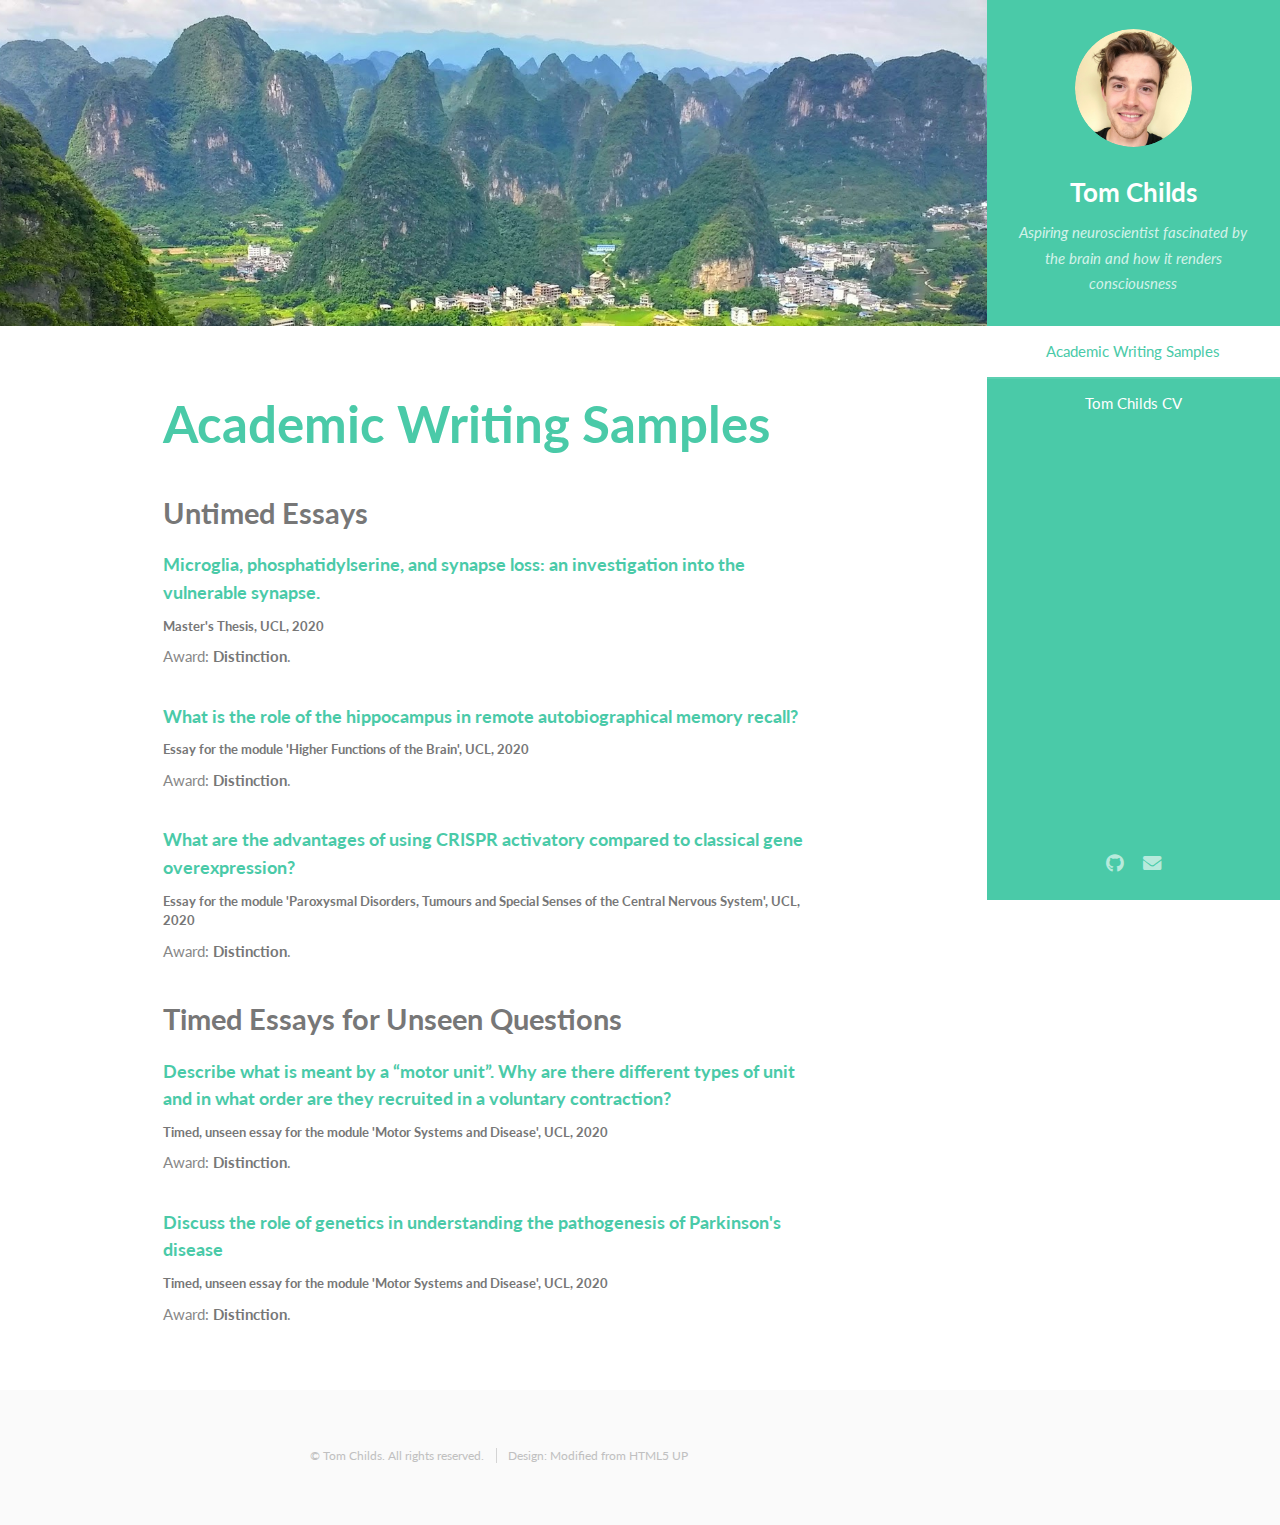
<file: separate-page.html>
<!DOCTYPE HTML>
<!--
	Read Only by HTML5 UP
	html5up.net | @ajlkn
	Free for personal and commercial use under the CCA 3.0 license (html5up.net/license)
-->
<html>
	<head>
		<title>Academic Writing Samples</title>
		<meta charset="utf-8" />
		<meta name="viewport" content="width=device-width, initial-scale=1, user-scalable=no" />
		<link rel="stylesheet" href="assets/css/main.css" />
	</head>
	<body class="is-preload">

		<!-- Header -->
			<section id="header">
				<header>
					<span class="image avatar"><img src="images/avatar.jpg" alt="" /></span>
					<h1 id="logo"><a href="#">Tom Childs</a></h1>
					<p>Aspiring neuroscientist fascinated by the brain and how it renders consciousness</p>
				</header>
				<nav id="nav">
					<ul>
						<li><a href="#academic-writing-samples" class="active">Academic Writing Samples</a></li>
						<li><a href="index.html">Tom Childs CV</a></li>
					</ul>
				</nav>
				<footer>
					<ul class="icons">
						<li><a href="https://github.com/neurochilds" class="icon brands fa-github"><span class="label">Github</span></a></li>
						<li><a href="mailto:childsy123@gmail.com" class="icon solid fa-envelope"><span class="label">Email</span></a></li>
					</ul>
				</footer>
			</section>

		<!-- Wrapper -->
			<div id="wrapper">

				<!-- Main -->
					<div id="main">

						<!-- One -->
							<section id="academic-writing-samples">
								<div class="image main" data-position="center">
									<a href="https://www.google.com/maps/place/Yangshuo" target="_blank"><img src="images/banner.jpg" alt="" /></a>
								</div>
								<div class="container">
									<header class="major">
										<h2>Academic Writing Samples</h2>
									</header>

									<h2>Untimed Essays</h2>
									
									<h4><a href="academic-writing-samples/masters-thesis-review-only.pdf" target="_blank">Microglia, phosphatidylserine, and synapse loss: an investigation into the vulnerable synapse.</a></h4>
									<h5>Master's Thesis, UCL, 2020</h5>
									<p>Award: <b>Distinction</b>.</p>

									<h4><a href="academic-writing-samples/hippocampus-essay.pdf" target="_blank">What is the role of the hippocampus in remote autobiographical memory recall?</a></h4>
									<h5>Essay for the module 'Higher Functions of the Brain', UCL, 2020</h5>
									<p>Award: <b>Distinction</b>.</p>

									<h4><a href="academic-writing-samples/crispr-essay.pdf" target="_blank">What are the advantages of using CRISPR activatory compared to classical gene overexpression?</a></h4>
									<h5>Essay for the module 'Paroxysmal Disorders, Tumours and Special Senses of the Central Nervous System', UCL, 2020</h5>
									<p>Award: <b>Distinction</b>.</p>
								
									<h2>Timed Essays for Unseen Questions</h2>
									<h4><a href="academic-writing-samples/motor-unit.pdf" target="_blank">Describe what is meant by a “motor unit”. Why are there different types of unit and in what order are they recruited in a voluntary contraction?</a></h4>
									<h5>Timed, unseen essay for the module 'Motor Systems and Disease', UCL, 2020</h5>
									<p>Award: <b>Distinction</b>.</p>

									<h4><a href="academic-writing-samples/parkinsons-disease.pdf" target="_blank">Discuss the role of genetics in understanding the pathogenesis of Parkinson's disease</a></h4>
									<h5>Timed, unseen essay for the module 'Motor Systems and Disease', UCL, 2020</h5>
									<p>Award: <b>Distinction</b>.</p>
								
								</div>
							</section>
					</div>
			</div>

				<!-- Footer -->
					<section id="footer">
						<div class="container">
							<ul class="copyright">
								<li>&copy; Tom Childs. All rights reserved.</li><li>Design: Modified from <a href="http://html5up.net">HTML5 UP</a></li>
							</ul>
						</div>
					</section>

			</div>

		<!-- Scripts -->
			<script src="assets/js/jquery.min.js"></script>
			<script src="assets/js/jquery.scrollex.min.js"></script>
			<script src="assets/js/jquery.scrolly.min.js"></script>
			<script src="assets/js/browser.min.js"></script>
			<script src="assets/js/breakpoints.min.js"></script>
			<script src="assets/js/util.js"></script>
			<script src="assets/js/main.js"></script>

	</body>
</html>
</file>
<file: assets/photos-page/css/noscript.css>
/*
	Multiverse by HTML5 UP
	html5up.net | @ajlkn
	Free for personal and commercial use under the CCA 3.0 license (html5up.net/license)
*/

/* Wrapper */

	body.is-preload #wrapper:before {
		display: none;
	}

/* Main */

	body.is-preload #main .thumb {
		pointer-events: auto;
		opacity: 1;
	}

/* Header */

	body.is-preload #header {
		-moz-transform: none;
		-webkit-transform: none;
		-ms-transform: none;
		transform: none;
	}
</file>
<file: assets/css/main.css>
@import url("fontawesome-all.min.css");
@import url("https://fonts.googleapis.com/css?family=Lato:400,400italic,700,700italic|Source+Code+Pro:400");


html, body, div, span, applet, object,
iframe, h1, h2, h3, h4, h5, h6, p, blockquote,
pre, a, abbr, acronym, address, big, cite,
code, del, dfn, em, img, ins, kbd, q, s, samp,
small, strike, strong, sub, sup, tt, var, b,
u, i, center, dl, dt, dd, ol, ul, li, fieldset,
form, label, legend, table, caption, tbody,
tfoot, thead, tr, th, td, article, aside,
canvas, details, embed, figure, figcaption,
footer, header, hgroup, menu, nav, output, ruby,
section, summary, time, mark, audio, video {
	margin: 0;
	padding: 0;
	border: 0;
	font-size: 100%;
	font: inherit;
	vertical-align: baseline;}

article, aside, details, figcaption, figure,
footer, header, hgroup, menu, nav, section {
	display: block;}

body {
	line-height: 1;
}

ol, ul {
	list-style: none;
}

blockquote, q {
	quotes: none;
}

	blockquote:before, blockquote:after, q:before, q:after {
		content: '';
		content: none;
	}

table {
	border-collapse: collapse;
	border-spacing: 0;
}

body {
	-webkit-text-size-adjust: none;
}

mark {
	background-color: transparent;
	color: inherit;
}

input::-moz-focus-inner {
	border: 0;
	padding: 0;
}

input, select, textarea {
	-moz-appearance: none;
	-webkit-appearance: none;
	-ms-appearance: none;
	appearance: none;
}

/* Basic */

	html {
		box-sizing: border-box;
	}

	*, *:before, *:after {
		box-sizing: inherit;
	}

	body {
		background: #fff;
	}

		body.is-preload *, body.is-preload *:before, body.is-preload *:after {
			-moz-animation: none !important;
			-webkit-animation: none !important;
			-ms-animation: none !important;
			animation: none !important;
			-moz-transition: none !important;
			-webkit-transition: none !important;
			-ms-transition: none !important;
			transition: none !important;
		}

	body, input, select, textarea {
		color: #888;
		font-family: "Lato", sans-serif;
		font-size: 16pt;
		font-weight: 400;
		line-height: 1.75em;
	}

	a {
		-moz-transition: color 0.2s ease-in-out, border-color 0.2s ease-in-out;
		-webkit-transition: color 0.2s ease-in-out, border-color 0.2s ease-in-out;
		-ms-transition: color 0.2s ease-in-out, border-color 0.2s ease-in-out;
		transition: color 0.2s ease-in-out, border-color 0.2s ease-in-out;
		color:  #4acaa8;
		text-decoration: none;
	}

		a:hover {
			border-bottom-color: transparent;
			color: #3a9b81 !important;
		}

	strong, b {
		color: #777;
		font-weight: 700;
	}

	em, i {
		font-style: italic;
	}

	p {
		margin: 0 0 2.25em 0;
	}

	h1, h2, h3, h4, h5, h6 {
		color: #777;
		font-weight: 700;
		line-height: 1em;
		margin: 0 0 0.5625em 0;
	}

		h1 a, h2 a, h3 a, h4 a, h5 a, h6 a {
			border: 0;
			color: #4acaa8;
			text-decoration: none;
		}

	h2 {
		font-size: 2em;
		line-height: 1.5em;
	}

	h3 {
		font-size: 1.75em;
		line-height: 1.5em;
	}

	h4 {
		font-size: 1.25em;
		line-height: 1.5em;
	}

	h5 {
		font-size: 0.9em;
		line-height: 1.5em;
	}

	h6 {
		font-size: 0.7em;
		line-height: 1.5em;
	}

	sub {
		font-size: 0.8em;
		position: relative;
		top: 0.5em;
	}

	sup {
		font-size: 0.8em;
		position: relative;
		top: -0.5em;
	}

	hr {
		border: 0;
		border-bottom: solid 2px #f4f4f4;
		margin: 2.25em 0;
	}

		hr.major {
			margin: 3.375em 0;
		}

	blockquote {
		border-left: solid 8px #e4e4e4;
		font-style: italic;
		margin: 0 0 2.25em 0;
		padding: 0.5em 0 0.5em 2em;
	}

	code {
		background: #555;
		border-radius: 5px;
		color: #fff;
		font-family: "Source Code Pro", monospace;
		font-size: 0.9em;
		margin: 0 0.25em;
		padding: 0.25em 0.65em;
	}

	pre {
		font-family: "Source Code Pro", monospace;
		font-size: 0.9em;
		margin: 0 0 2.25em 0;
	}

		pre code {
			-webkit-overflow-scrolling: touch;
			display: block;
			line-height: 1.5em;
			overflow-x: auto;
			padding: 1em 1.5em;
		}

	.align-left {
		text-align: left;
	}

	.align-center {
		text-align: center;
	}

	.align-right {
		text-align: right;
	}

/* Row */

	.row {
		display: flex;
		flex-wrap: wrap;
		box-sizing: border-box;
		align-items: stretch;
	}

		.row > * {
			box-sizing: border-box;
		}

		.row.gtr-uniform > * > :last-child {
			margin-bottom: 0;
		}

		.row.aln-left {
			justify-content: flex-start;
		}

		.row.aln-center {
			justify-content: center;
		}

		.row.aln-right {
			justify-content: flex-end;
		}

		.row.aln-top {
			align-items: flex-start;
		}

		.row.aln-middle {
			align-items: center;
		}

		.row.aln-bottom {
			align-items: flex-end;
		}

		.row > .imp {
			order: -1;
		}

		.row > .col-1 {
			width: 8.33333%;
		}

		.row > .off-1 {
			margin-left: 8.33333%;
		}

		.row > .col-2 {
			width: 16.66667%;
		}

		.row > .off-2 {
			margin-left: 16.66667%;
		}

		.row > .col-3 {
			width: 25%;
		}

		.row > .off-3 {
			margin-left: 25%;
		}

		.row > .col-4 {
			width: 33.33333%;
		}

		.row > .off-4 {
			margin-left: 33.33333%;
		}

		.row > .col-5 {
			width: 41.66667%;
		}

		.row > .off-5 {
			margin-left: 41.66667%;
		}

		.row > .col-6 {
			width: 50%;
		}

		.row > .off-6 {
			margin-left: 50%;
		}

		.row > .col-7 {
			width: 58.33333%;
		}

		.row > .off-7 {
			margin-left: 58.33333%;
		}

		.row > .col-8 {
			width: 66.66667%;
		}

		.row > .off-8 {
			margin-left: 66.66667%;
		}

		.row > .col-9 {
			width: 75%;
		}

		.row > .off-9 {
			margin-left: 75%;
		}

		.row > .col-10 {
			width: 83.33333%;
		}

		.row > .off-10 {
			margin-left: 83.33333%;
		}

		.row > .col-11 {
			width: 91.66667%;
		}

		.row > .off-11 {
			margin-left: 91.66667%;
		}

		.row > .col-12 {
			width: 100%;
		}

		.row > .off-12 {
			margin-left: 100%;
		}

		.row.gtr-0 {
			margin-top: 0;
			margin-left: 0em;
		}

			.row.gtr-0 > * {
				padding: 0 0 0 0em;
			}

			.row.gtr-0.gtr-uniform {
				margin-top: 0em;
			}

				.row.gtr-0.gtr-uniform > * {
					padding-top: 0em;
				}

		.row.gtr-25 {
			margin-top: 0;
			margin-left: -0.5em;
		}

			.row.gtr-25 > * {
				padding: 0 0 0 0.5em;
			}

			.row.gtr-25.gtr-uniform {
				margin-top: -0.5em;
			}

				.row.gtr-25.gtr-uniform > * {
					padding-top: 0.5em;
				}

		.row.gtr-50 {
			margin-top: 0;
			margin-left: -1em;
		}

			.row.gtr-50 > * {
				padding: 0 0 0 1em;
			}

			.row.gtr-50.gtr-uniform {
				margin-top: -1em;
			}

				.row.gtr-50.gtr-uniform > * {
					padding-top: 1em;
				}

		.row {
			margin-top: 0;
			margin-left: -2em;
		}

			.row > * {
				padding: 0 0 0 2em;
			}

			.row.gtr-uniform {
				margin-top: -2em;
			}

				.row.gtr-uniform > * {
					padding-top: 2em;
				}

		.row.gtr-150 {
			margin-top: 0;
			margin-left: -3em;
		}

			.row.gtr-150 > * {
				padding: 0 0 0 3em;
			}

			.row.gtr-150.gtr-uniform {
				margin-top: -3em;
			}

				.row.gtr-150.gtr-uniform > * {
					padding-top: 3em;
				}

		.row.gtr-200 {
			margin-top: 0;
			margin-left: -4em;
		}

			.row.gtr-200 > * {
				padding: 0 0 0 4em;
			}

			.row.gtr-200.gtr-uniform {
				margin-top: -4em;
			}

				.row.gtr-200.gtr-uniform > * {
					padding-top: 4em;
				}

		@media screen and (max-width: 1680px) {

			.row {
				display: flex;
				flex-wrap: wrap;
				box-sizing: border-box;
				align-items: stretch;
			}

				.row > * {
					box-sizing: border-box;
				}

				.row.gtr-uniform > * > :last-child {
					margin-bottom: 0;
				}

				.row.aln-left {
					justify-content: flex-start;
				}

				.row.aln-center {
					justify-content: center;
				}

				.row.aln-right {
					justify-content: flex-end;
				}

				.row.aln-top {
					align-items: flex-start;
				}

				.row.aln-middle {
					align-items: center;
				}

				.row.aln-bottom {
					align-items: flex-end;
				}

				.row > .imp-xlarge {
					order: -1;
				}

				.row > .col-1-xlarge {
					width: 8.33333%;
				}

				.row > .off-1-xlarge {
					margin-left: 8.33333%;
				}

				.row > .col-2-xlarge {
					width: 16.66667%;
				}

				.row > .off-2-xlarge {
					margin-left: 16.66667%;
				}

				.row > .col-3-xlarge {
					width: 25%;
				}

				.row > .off-3-xlarge {
					margin-left: 25%;
				}

				.row > .col-4-xlarge {
					width: 33.33333%;
				}

				.row > .off-4-xlarge {
					margin-left: 33.33333%;
				}

				.row > .col-5-xlarge {
					width: 41.66667%;
				}

				.row > .off-5-xlarge {
					margin-left: 41.66667%;
				}

				.row > .col-6-xlarge {
					width: 50%;
				}

				.row > .off-6-xlarge {
					margin-left: 50%;
				}

				.row > .col-7-xlarge {
					width: 58.33333%;
				}

				.row > .off-7-xlarge {
					margin-left: 58.33333%;
				}

				.row > .col-8-xlarge {
					width: 66.66667%;
				}

				.row > .off-8-xlarge {
					margin-left: 66.66667%;
				}

				.row > .col-9-xlarge {
					width: 75%;
				}

				.row > .off-9-xlarge {
					margin-left: 75%;
				}

				.row > .col-10-xlarge {
					width: 83.33333%;
				}

				.row > .off-10-xlarge {
					margin-left: 83.33333%;
				}

				.row > .col-11-xlarge {
					width: 91.66667%;
				}

				.row > .off-11-xlarge {
					margin-left: 91.66667%;
				}

				.row > .col-12-xlarge {
					width: 100%;
				}

				.row > .off-12-xlarge {
					margin-left: 100%;
				}

				.row.gtr-0 {
					margin-top: 0;
					margin-left: 0em;
				}

					.row.gtr-0 > * {
						padding: 0 0 0 0em;
					}

					.row.gtr-0.gtr-uniform {
						margin-top: 0em;
					}

						.row.gtr-0.gtr-uniform > * {
							padding-top: 0em;
						}

				.row.gtr-25 {
					margin-top: 0;
					margin-left: -0.5em;
				}

					.row.gtr-25 > * {
						padding: 0 0 0 0.5em;
					}

					.row.gtr-25.gtr-uniform {
						margin-top: -0.5em;
					}

						.row.gtr-25.gtr-uniform > * {
							padding-top: 0.5em;
						}

				.row.gtr-50 {
					margin-top: 0;
					margin-left: -1em;
				}

					.row.gtr-50 > * {
						padding: 0 0 0 1em;
					}

					.row.gtr-50.gtr-uniform {
						margin-top: -1em;
					}

						.row.gtr-50.gtr-uniform > * {
							padding-top: 1em;
						}

				.row {
					margin-top: 0;
					margin-left: -2em;
				}

					.row > * {
						padding: 0 0 0 2em;
					}

					.row.gtr-uniform {
						margin-top: -2em;
					}

						.row.gtr-uniform > * {
							padding-top: 2em;
						}

				.row.gtr-150 {
					margin-top: 0;
					margin-left: -3em;
				}

					.row.gtr-150 > * {
						padding: 0 0 0 3em;
					}

					.row.gtr-150.gtr-uniform {
						margin-top: -3em;
					}

						.row.gtr-150.gtr-uniform > * {
							padding-top: 3em;
						}

				.row.gtr-200 {
					margin-top: 0;
					margin-left: -4em;
				}

					.row.gtr-200 > * {
						padding: 0 0 0 4em;
					}

					.row.gtr-200.gtr-uniform {
						margin-top: -4em;
					}

						.row.gtr-200.gtr-uniform > * {
							padding-top: 4em;
						}

		}

		@media screen and (max-width: 1280px) {

			.row {
				display: flex;
				flex-wrap: wrap;
				box-sizing: border-box;
				align-items: stretch;
			}

				.row > * {
					box-sizing: border-box;
				}

				.row.gtr-uniform > * > :last-child {
					margin-bottom: 0;
				}

				.row.aln-left {
					justify-content: flex-start;
				}

				.row.aln-center {
					justify-content: center;
				}

				.row.aln-right {
					justify-content: flex-end;
				}

				.row.aln-top {
					align-items: flex-start;
				}

				.row.aln-middle {
					align-items: center;
				}

				.row.aln-bottom {
					align-items: flex-end;
				}

				.row > .imp-large {
					order: -1;
				}

				.row > .col-1-large {
					width: 8.33333%;
				}

				.row > .off-1-large {
					margin-left: 8.33333%;
				}

				.row > .col-2-large {
					width: 16.66667%;
				}

				.row > .off-2-large {
					margin-left: 16.66667%;
				}

				.row > .col-3-large {
					width: 25%;
				}

				.row > .off-3-large {
					margin-left: 25%;
				}

				.row > .col-4-large {
					width: 33.33333%;
				}

				.row > .off-4-large {
					margin-left: 33.33333%;
				}

				.row > .col-5-large {
					width: 41.66667%;
				}

				.row > .off-5-large {
					margin-left: 41.66667%;
				}

				.row > .col-6-large {
					width: 50%;
				}

				.row > .off-6-large {
					margin-left: 50%;
				}

				.row > .col-7-large {
					width: 58.33333%;
				}

				.row > .off-7-large {
					margin-left: 58.33333%;
				}

				.row > .col-8-large {
					width: 66.66667%;
				}

				.row > .off-8-large {
					margin-left: 66.66667%;
				}

				.row > .col-9-large {
					width: 75%;
				}

				.row > .off-9-large {
					margin-left: 75%;
				}

				.row > .col-10-large {
					width: 83.33333%;
				}

				.row > .off-10-large {
					margin-left: 83.33333%;
				}

				.row > .col-11-large {
					width: 91.66667%;
				}

				.row > .off-11-large {
					margin-left: 91.66667%;
				}

				.row > .col-12-large {
					width: 100%;
				}

				.row > .off-12-large {
					margin-left: 100%;
				}

				.row.gtr-0 {
					margin-top: 0;
					margin-left: 0em;
				}

					.row.gtr-0 > * {
						padding: 0 0 0 0em;
					}

					.row.gtr-0.gtr-uniform {
						margin-top: 0em;
					}

						.row.gtr-0.gtr-uniform > * {
							padding-top: 0em;
						}

				.row.gtr-25 {
					margin-top: 0;
					margin-left: -0.375em;
				}

					.row.gtr-25 > * {
						padding: 0 0 0 0.375em;
					}

					.row.gtr-25.gtr-uniform {
						margin-top: -0.375em;
					}

						.row.gtr-25.gtr-uniform > * {
							padding-top: 0.375em;
						}

				.row.gtr-50 {
					margin-top: 0;
					margin-left: -0.75em;
				}

					.row.gtr-50 > * {
						padding: 0 0 0 0.75em;
					}

					.row.gtr-50.gtr-uniform {
						margin-top: -0.75em;
					}

						.row.gtr-50.gtr-uniform > * {
							padding-top: 0.75em;
						}

				.row {
					margin-top: 0;
					margin-left: -1.5em;
				}

					.row > * {
						padding: 0 0 0 1.5em;
					}

					.row.gtr-uniform {
						margin-top: -1.5em;
					}

						.row.gtr-uniform > * {
							padding-top: 1.5em;
						}

				.row.gtr-150 {
					margin-top: 0;
					margin-left: -2.25em;
				}

					.row.gtr-150 > * {
						padding: 0 0 0 2.25em;
					}

					.row.gtr-150.gtr-uniform {
						margin-top: -2.25em;
					}

						.row.gtr-150.gtr-uniform > * {
							padding-top: 2.25em;
						}

				.row.gtr-200 {
					margin-top: 0;
					margin-left: -3em;
				}

					.row.gtr-200 > * {
						padding: 0 0 0 3em;
					}

					.row.gtr-200.gtr-uniform {
						margin-top: -3em;
					}

						.row.gtr-200.gtr-uniform > * {
							padding-top: 3em;
						}

		}

		@media screen and (max-width: 1024px) {

			.row {
				display: flex;
				flex-wrap: wrap;
				box-sizing: border-box;
				align-items: stretch;
			}

				.row > * {
					box-sizing: border-box;
				}

				.row.gtr-uniform > * > :last-child {
					margin-bottom: 0;
				}

				.row.aln-left {
					justify-content: flex-start;
				}

				.row.aln-center {
					justify-content: center;
				}

				.row.aln-right {
					justify-content: flex-end;
				}

				.row.aln-top {
					align-items: flex-start;
				}

				.row.aln-middle {
					align-items: center;
				}

				.row.aln-bottom {
					align-items: flex-end;
				}

				.row > .imp-medium {
					order: -1;
				}

				.row > .col-1-medium {
					width: 8.33333%;
				}

				.row > .off-1-medium {
					margin-left: 8.33333%;
				}

				.row > .col-2-medium {
					width: 16.66667%;
				}

				.row > .off-2-medium {
					margin-left: 16.66667%;
				}

				.row > .col-3-medium {
					width: 25%;
				}

				.row > .off-3-medium {
					margin-left: 25%;
				}

				.row > .col-4-medium {
					width: 33.33333%;
				}

				.row > .off-4-medium {
					margin-left: 33.33333%;
				}

				.row > .col-5-medium {
					width: 41.66667%;
				}

				.row > .off-5-medium {
					margin-left: 41.66667%;
				}

				.row > .col-6-medium {
					width: 50%;
				}

				.row > .off-6-medium {
					margin-left: 50%;
				}

				.row > .col-7-medium {
					width: 58.33333%;
				}

				.row > .off-7-medium {
					margin-left: 58.33333%;
				}

				.row > .col-8-medium {
					width: 66.66667%;
				}

				.row > .off-8-medium {
					margin-left: 66.66667%;
				}

				.row > .col-9-medium {
					width: 75%;
				}

				.row > .off-9-medium {
					margin-left: 75%;
				}

				.row > .col-10-medium {
					width: 83.33333%;
				}

				.row > .off-10-medium {
					margin-left: 83.33333%;
				}

				.row > .col-11-medium {
					width: 91.66667%;
				}

				.row > .off-11-medium {
					margin-left: 91.66667%;
				}

				.row > .col-12-medium {
					width: 100%;
				}

				.row > .off-12-medium {
					margin-left: 100%;
				}

				.row.gtr-0 {
					margin-top: 0;
					margin-left: 0em;
				}

					.row.gtr-0 > * {
						padding: 0 0 0 0em;
					}

					.row.gtr-0.gtr-uniform {
						margin-top: 0em;
					}

						.row.gtr-0.gtr-uniform > * {
							padding-top: 0em;
						}

				.row.gtr-25 {
					margin-top: 0;
					margin-left: -0.375em;
				}

					.row.gtr-25 > * {
						padding: 0 0 0 0.375em;
					}

					.row.gtr-25.gtr-uniform {
						margin-top: -0.375em;
					}

						.row.gtr-25.gtr-uniform > * {
							padding-top: 0.375em;
						}

				.row.gtr-50 {
					margin-top: 0;
					margin-left: -0.75em;
				}

					.row.gtr-50 > * {
						padding: 0 0 0 0.75em;
					}

					.row.gtr-50.gtr-uniform {
						margin-top: -0.75em;
					}

						.row.gtr-50.gtr-uniform > * {
							padding-top: 0.75em;
						}

				.row {
					margin-top: 0;
					margin-left: -1.5em;
				}

					.row > * {
						padding: 0 0 0 1.5em;
					}

					.row.gtr-uniform {
						margin-top: -1.5em;
					}

						.row.gtr-uniform > * {
							padding-top: 1.5em;
						}

				.row.gtr-150 {
					margin-top: 0;
					margin-left: -2.25em;
				}

					.row.gtr-150 > * {
						padding: 0 0 0 2.25em;
					}

					.row.gtr-150.gtr-uniform {
						margin-top: -2.25em;
					}

						.row.gtr-150.gtr-uniform > * {
							padding-top: 2.25em;
						}

				.row.gtr-200 {
					margin-top: 0;
					margin-left: -3em;
				}

					.row.gtr-200 > * {
						padding: 0 0 0 3em;
					}

					.row.gtr-200.gtr-uniform {
						margin-top: -3em;
					}

						.row.gtr-200.gtr-uniform > * {
							padding-top: 3em;
						}

		}

		@media screen and (max-width: 736px) {

			.row {
				display: flex;
				flex-wrap: wrap;
				box-sizing: border-box;
				align-items: stretch;
			}

				.row > * {
					box-sizing: border-box;
				}

				.row.gtr-uniform > * > :last-child {
					margin-bottom: 0;
				}

				.row.aln-left {
					justify-content: flex-start;
				}

				.row.aln-center {
					justify-content: center;
				}

				.row.aln-right {
					justify-content: flex-end;
				}

				.row.aln-top {
					align-items: flex-start;
				}

				.row.aln-middle {
					align-items: center;
				}

				.row.aln-bottom {
					align-items: flex-end;
				}

				.row > .imp-small {
					order: -1;
				}

				.row > .col-1-small {
					width: 8.33333%;
				}

				.row > .off-1-small {
					margin-left: 8.33333%;
				}

				.row > .col-2-small {
					width: 16.66667%;
				}

				.row > .off-2-small {
					margin-left: 16.66667%;
				}

				.row > .col-3-small {
					width: 25%;
				}

				.row > .off-3-small {
					margin-left: 25%;
				}

				.row > .col-4-small {
					width: 33.33333%;
				}

				.row > .off-4-small {
					margin-left: 33.33333%;
				}

				.row > .col-5-small {
					width: 41.66667%;
				}

				.row > .off-5-small {
					margin-left: 41.66667%;
				}

				.row > .col-6-small {
					width: 50%;
				}

				.row > .off-6-small {
					margin-left: 50%;
				}

				.row > .col-7-small {
					width: 58.33333%;
				}

				.row > .off-7-small {
					margin-left: 58.33333%;
				}

				.row > .col-8-small {
					width: 66.66667%;
				}

				.row > .off-8-small {
					margin-left: 66.66667%;
				}

				.row > .col-9-small {
					width: 75%;
				}

				.row > .off-9-small {
					margin-left: 75%;
				}

				.row > .col-10-small {
					width: 83.33333%;
				}

				.row > .off-10-small {
					margin-left: 83.33333%;
				}

				.row > .col-11-small {
					width: 91.66667%;
				}

				.row > .off-11-small {
					margin-left: 91.66667%;
				}

				.row > .col-12-small {
					width: 100%;
				}

				.row > .off-12-small {
					margin-left: 100%;
				}

				.row.gtr-0 {
					margin-top: 0;
					margin-left: 0em;
				}

					.row.gtr-0 > * {
						padding: 0 0 0 0em;
					}

					.row.gtr-0.gtr-uniform {
						margin-top: 0em;
					}

						.row.gtr-0.gtr-uniform > * {
							padding-top: 0em;
						}

				.row.gtr-25 {
					margin-top: 0;
					margin-left: -0.3125em;
				}

					.row.gtr-25 > * {
						padding: 0 0 0 0.3125em;
					}

					.row.gtr-25.gtr-uniform {
						margin-top: -0.3125em;
					}

						.row.gtr-25.gtr-uniform > * {
							padding-top: 0.3125em;
						}

				.row.gtr-50 {
					margin-top: 0;
					margin-left: -0.625em;
				}

					.row.gtr-50 > * {
						padding: 0 0 0 0.625em;
					}

					.row.gtr-50.gtr-uniform {
						margin-top: -0.625em;
					}

						.row.gtr-50.gtr-uniform > * {
							padding-top: 0.625em;
						}

				.row {
					margin-top: 0;
					margin-left: -1.25em;
				}

					.row > * {
						padding: 0 0 0 1.25em;
					}

					.row.gtr-uniform {
						margin-top: -1.25em;
					}

						.row.gtr-uniform > * {
							padding-top: 1.25em;
						}

				.row.gtr-150 {
					margin-top: 0;
					margin-left: -1.875em;
				}

					.row.gtr-150 > * {
						padding: 0 0 0 1.875em;
					}

					.row.gtr-150.gtr-uniform {
						margin-top: -1.875em;
					}

						.row.gtr-150.gtr-uniform > * {
							padding-top: 1.875em;
						}

				.row.gtr-200 {
					margin-top: 0;
					margin-left: -2.5em;
				}

					.row.gtr-200 > * {
						padding: 0 0 0 2.5em;
					}

					.row.gtr-200.gtr-uniform {
						margin-top: -2.5em;
					}

						.row.gtr-200.gtr-uniform > * {
							padding-top: 2.5em;
						}

		}

		@media screen and (max-width: 480px) {

			.row {
				display: flex;
				flex-wrap: wrap;
				box-sizing: border-box;
				align-items: stretch;
			}

				.row > * {
					box-sizing: border-box;
				}

				.row.gtr-uniform > * > :last-child {
					margin-bottom: 0;
				}

				.row.aln-left {
					justify-content: flex-start;
				}

				.row.aln-center {
					justify-content: center;
				}

				.row.aln-right {
					justify-content: flex-end;
				}

				.row.aln-top {
					align-items: flex-start;
				}

				.row.aln-middle {
					align-items: center;
				}

				.row.aln-bottom {
					align-items: flex-end;
				}

				.row > .imp-xsmall {
					order: -1;
				}

				.row > .col-1-xsmall {
					width: 8.33333%;
				}

				.row > .off-1-xsmall {
					margin-left: 8.33333%;
				}

				.row > .col-2-xsmall {
					width: 16.66667%;
				}

				.row > .off-2-xsmall {
					margin-left: 16.66667%;
				}

				.row > .col-3-xsmall {
					width: 25%;
				}

				.row > .off-3-xsmall {
					margin-left: 25%;
				}

				.row > .col-4-xsmall {
					width: 33.33333%;
				}

				.row > .off-4-xsmall {
					margin-left: 33.33333%;
				}

				.row > .col-5-xsmall {
					width: 41.66667%;
				}

				.row > .off-5-xsmall {
					margin-left: 41.66667%;
				}

				.row > .col-6-xsmall {
					width: 50%;
				}

				.row > .off-6-xsmall {
					margin-left: 50%;
				}

				.row > .col-7-xsmall {
					width: 58.33333%;
				}

				.row > .off-7-xsmall {
					margin-left: 58.33333%;
				}

				.row > .col-8-xsmall {
					width: 66.66667%;
				}

				.row > .off-8-xsmall {
					margin-left: 66.66667%;
				}

				.row > .col-9-xsmall {
					width: 75%;
				}

				.row > .off-9-xsmall {
					margin-left: 75%;
				}

				.row > .col-10-xsmall {
					width: 83.33333%;
				}

				.row > .off-10-xsmall {
					margin-left: 83.33333%;
				}

				.row > .col-11-xsmall {
					width: 91.66667%;
				}

				.row > .off-11-xsmall {
					margin-left: 91.66667%;
				}

				.row > .col-12-xsmall {
					width: 100%;
				}

				.row > .off-12-xsmall {
					margin-left: 100%;
				}

				.row.gtr-0 {
					margin-top: 0;
					margin-left: 0em;
				}

					.row.gtr-0 > * {
						padding: 0 0 0 0em;
					}

					.row.gtr-0.gtr-uniform {
						margin-top: 0em;
					}

						.row.gtr-0.gtr-uniform > * {
							padding-top: 0em;
						}

				.row.gtr-25 {
					margin-top: 0;
					margin-left: -0.3125em;
				}

					.row.gtr-25 > * {
						padding: 0 0 0 0.3125em;
					}

					.row.gtr-25.gtr-uniform {
						margin-top: -0.3125em;
					}

						.row.gtr-25.gtr-uniform > * {
							padding-top: 0.3125em;
						}

				.row.gtr-50 {
					margin-top: 0;
					margin-left: -0.625em;
				}

					.row.gtr-50 > * {
						padding: 0 0 0 0.625em;
					}

					.row.gtr-50.gtr-uniform {
						margin-top: -0.625em;
					}

						.row.gtr-50.gtr-uniform > * {
							padding-top: 0.625em;
						}

				.row {
					margin-top: 0;
					margin-left: -1.25em;
				}

					.row > * {
						padding: 0 0 0 1.25em;
					}

					.row.gtr-uniform {
						margin-top: -1.25em;
					}

						.row.gtr-uniform > * {
							padding-top: 1.25em;
						}

				.row.gtr-150 {
					margin-top: 0;
					margin-left: -1.875em;
				}

					.row.gtr-150 > * {
						padding: 0 0 0 1.875em;
					}

					.row.gtr-150.gtr-uniform {
						margin-top: -1.875em;
					}

						.row.gtr-150.gtr-uniform > * {
							padding-top: 1.875em;
						}

				.row.gtr-200 {
					margin-top: 0;
					margin-left: -2.5em;
				}

					.row.gtr-200 > * {
						padding: 0 0 0 2.5em;
					}

					.row.gtr-200.gtr-uniform {
						margin-top: -2.5em;
					}

						.row.gtr-200.gtr-uniform > * {
							padding-top: 2.5em;
						}

		}

/* Container */

	.container {
		margin: 0 auto;
		max-width: calc(100% - 4.5em);
		width: 45em;
	}

		.container.xsmall {
			width: 11.25em;
		}

		.container.small {
			width: 22.5em;
		}

		.container.medium {
			width: 33.75em;
		}

		.container.large {
			width: 56.25em;
		}

		.container.xlarge {
			width: 67.5em;
		}

		.container.max {
			width: 100%;
		}

		@media screen and (max-width: 1024px) {

			.container {
				width: 100% !important;
			}

		}

		@media screen and (max-width: 480px) {

			.container {
				max-width: calc(100% - 3.375em);
			}

		}

/* Section/Article */

	section.special, article.special {
		text-align: center;
	}

	header p {
		color: #aaa;
		position: relative;
		margin: 0 0 1.6875em 0;
	}

	header h2 + p {
		font-size: 1.25em;
		margin-top: -0.5em;
		line-height: 1.5em;
	}

	header h3 + p {
		font-size: 1.1em;
		margin-top: -0.35em;
		line-height: 1.5em;
	}

	header h4 + p,
	header h5 + p,
	header h6 + p {
		font-size: 0.9em;
		margin-top: -0.25em;
		line-height: 1.5em;
	}

	header.major h2 {
		color: #4acaa8;
		font-size: 3.5em;
	}

		header.major h2 + p {
			color: #777;
			font-size: 1.75em;
			font-weight: 700;
			margin-top: -0.75em;
		}

/* Form */

	form {
		margin: 0 0 2.25em 0;
	}

	label {
		color: #777;
		display: block;
		font-size: 0.9em;
		font-weight: 700;
		margin: 0 0 1.125em 0;
	}

	input::-moz-focus-inner {
		border: 0;
		padding: 0;
	}

	input[type="text"],
	input[type="password"],
	input[type="email"],
	select,
	textarea {
		-moz-appearance: none;
		-webkit-appearance: none;
		-ms-appearance: none;
		appearance: none;
		border-radius: 5px;
		border: none;
		border: solid 2px #e4e4e4;
		color: inherit;
		display: block;
		outline: 0;
		padding: 0 1em;
		text-decoration: none;
		width: 100%;
	}

		input[type="text"]:invalid,
		input[type="password"]:invalid,
		input[type="email"]:invalid,
		select:invalid,
		textarea:invalid {
			box-shadow: none;
		}

		input[type="text"]:focus,
		input[type="password"]:focus,
		input[type="email"]:focus,
		select:focus,
		textarea:focus {
			border-color: #4acaa8;
		}

	select {
		background-image: url("data:image/svg+xml;charset=utf8,%3Csvg xmlns='http://www.w3.org/2000/svg' width='40' height='40' preserveAspectRatio='none' viewBox='0 0 40 40'%3E%3Cpath d='M9.4,12.3l10.4,10.4l10.4-10.4c0.2-0.2,0.5-0.4,0.9-0.4c0.3,0,0.6,0.1,0.9,0.4l3.3,3.3c0.2,0.2,0.4,0.5,0.4,0.9 c0,0.4-0.1,0.6-0.4,0.9L20.7,31.9c-0.2,0.2-0.5,0.4-0.9,0.4c-0.3,0-0.6-0.1-0.9-0.4L4.3,17.3c-0.2-0.2-0.4-0.5-0.4-0.9 c0-0.4,0.1-0.6,0.4-0.9l3.3-3.3c0.2-0.2,0.5-0.4,0.9-0.4S9.1,12.1,9.4,12.3z' fill='%23e4e4e4' /%3E%3C/svg%3E");
		background-size: 1.25em;
		background-repeat: no-repeat;
		background-position: calc(100% - 1em) center;
		height: 2.75em;
		padding-right: 2.75em;
		text-overflow: ellipsis;
	}

		select option {
			color: #777;
			background: #fff;
		}

		select:focus::-ms-value {
			background-color: transparent;
		}

		select::-ms-expand {
			display: none;
		}

	input[type="text"],
	input[type="password"],
	input[type="email"],
	select {
		height: 2.75em;
	}

	textarea {
		padding: 0.75em 1em;
	}

	input[type="checkbox"],
	input[type="radio"] {
		-moz-appearance: none;
		-webkit-appearance: none;
		-ms-appearance: none;
		appearance: none;
		display: block;
		float: left;
		margin-right: -2em;
		opacity: 0;
		width: 1em;
		z-index: -1;
	}

		input[type="checkbox"] + label,
		input[type="radio"] + label {
			text-decoration: none;
			color: #888;
			cursor: pointer;
			display: inline-block;
			font-size: 1em;
			font-weight: 400;
			padding-left: 2.4em;
			padding-right: 0.75em;
			position: relative;
		}

			input[type="checkbox"] + label:before,
			input[type="radio"] + label:before {
				-moz-osx-font-smoothing: grayscale;
				-webkit-font-smoothing: antialiased;
				display: inline-block;
				font-style: normal;
				font-variant: normal;
				text-rendering: auto;
				line-height: 1;
				text-transform: none !important;
				font-family: 'Font Awesome 5 Free';
				font-weight: 900;
			}

			input[type="checkbox"] + label:before,
			input[type="radio"] + label:before {
				background: #fafafa;
				border-radius: 5px;
				border: solid 2px #e4e4e4;
				content: '';
				display: inline-block;
				font-size: 0.8em;
				height: 2.0625em;
				left: 0;
				line-height: 2.0625em;
				position: absolute;
				text-align: center;
				top: 0;
				width: 2.0625em;
			}

		input[type="checkbox"]:checked + label:before,
		input[type="radio"]:checked + label:before {
			background: #989898;
			border-color: #989898;
			color: #ffffff;
			content: '\f00c';
		}

		input[type="checkbox"]:focus + label:before,
		input[type="radio"]:focus + label:before {
			border-color: #4acaa8;
		}

	input[type="checkbox"] + label:before {
		border-radius: 5px;
	}

	input[type="radio"] + label:before {
		border-radius: 100%;
	}

	::-webkit-input-placeholder {
		color: #aaa !important;
		font-style: italic;
		opacity: 1.0;
	}

	:-moz-placeholder {
		color: #aaa !important;
		font-style: italic;
		opacity: 1.0;
	}

	::-moz-placeholder {
		color: #aaa !important;
		font-style: italic;
		opacity: 1.0;
	}

	:-ms-input-placeholder {
		color: #aaa !important;
		font-style: italic;
		opacity: 1.0;
	}

/* Box */

	.box {
		border-radius: 5px;
		border: solid 2px #e4e4e4;
		margin-bottom: 2.25em;
		padding: 1.5em;
	}

		.box > :last-child,
		.box > :last-child > :last-child,
		.box > :last-child > :last-child > :last-child {
			margin-bottom: 0;
		}

		.box.alt {
			border: 0;
			border-radius: 0;
			padding: 0;
		}

/* Icon */

	.icon {
		text-decoration: none;
		border-bottom: none;
		position: relative;
	}

		.icon:before {
			-moz-osx-font-smoothing: grayscale;
			-webkit-font-smoothing: antialiased;
			display: inline-block;
			font-style: normal;
			font-variant: normal;
			text-rendering: auto;
			line-height: 1;
			text-transform: none !important;
			font-family: 'Font Awesome 5 Free';
			font-weight: 400;
		}

		.icon > .label {
			display: none;
		}

		.icon:before {
			line-height: inherit;
		}

		.icon.solid:before {
			font-weight: 900;
		}

		.icon.brands:before {
			font-family: 'Font Awesome 5 Brands';
		}

/* Image */

	.image {
		border-radius: 5px;
		border: 0;
		display: inline-block;
		position: relative;
	}

		.image[data-position] img {
			-moz-object-fit: cover;
			-webkit-object-fit: cover;
			-ms-object-fit: cover;
			object-fit: cover;
			display: block;
			position: absolute;
			top: 0;
			left: 0;
			width: 100%;
			height: 100%;
		}

		.image[data-position="top left"] img {
			-moz-object-position: top left;
			-webkit-object-position: top left;
			-ms-object-position: top left;
			object-position: top left;
		}

		.image[data-position="top"] img {
			-moz-object-position: top;
			-webkit-object-position: top;
			-ms-object-position: top;
			object-position: top;
		}

		.image[data-position="top right"] img {
			-moz-object-position: top right;
			-webkit-object-position: top right;
			-ms-object-position: top right;
			object-position: top right;
		}

		.image[data-position="right"] img {
			-moz-object-position: right;
			-webkit-object-position: right;
			-ms-object-position: right;
			object-position: right;
		}

		.image[data-position="bottom right"] img {
			-moz-object-position: bottom right;
			-webkit-object-position: bottom right;
			-ms-object-position: bottom right;
			object-position: bottom right;
		}

		.image[data-position="bottom"] img {
			-moz-object-position: bottom;
			-webkit-object-position: bottom;
			-ms-object-position: bottom;
			object-position: bottom;
		}

		.image[data-position="bottom left"] img {
			-moz-object-position: bottom left;
			-webkit-object-position: bottom left;
			-ms-object-position: bottom left;
			object-position: bottom left;
		}

		.image[data-position="left"] img {
			-moz-object-position: left;
			-webkit-object-position: left;
			-ms-object-position: left;
			object-position: left;
		}

		.image[data-position="center"] img {
			-moz-object-position: center;
			-webkit-object-position: center;
			-ms-object-position: center;
			object-position: center;
		}

		.image[data-position="25% 25%"] img {
			-moz-object-position: 25% 25%;
			-webkit-object-position: 25% 25%;
			-ms-object-position: 25% 25%;
			object-position: 25% 25%;
		}

		.image[data-position="75% 25%"] img {
			-moz-object-position: 75% 25%;
			-webkit-object-position: 75% 25%;
			-ms-object-position: 75% 25%;
			object-position: 75% 25%;
		}

		.image[data-position="75% 75%"] img {
			-moz-object-position: 75% 75%;
			-webkit-object-position: 75% 75%;
			-ms-object-position: 75% 75%;
			object-position: 75% 75%;
		}

		.image[data-position="25% 75%"] img {
			-moz-object-position: 25% 75%;
			-webkit-object-position: 25% 75%;
			-ms-object-position: 25% 75%;
			object-position: 25% 75%;
		}

		.image img {
			border-radius: 5px;
			display: block;
		}

		.image.left {
			float: left;
			margin: 0 2.5em 2em 0;
			top: 0.25em;
		}

		.image.right {
			float: right;
			margin: 0 0 2em 2.5em;
			top: 0.25em;
		}
  
		.image.fit {
			display: block;
			margin: 0 0 2.25em 0;
			width: 100%;
		}

			.image.fit img {
				display: block;
				width: 100%;
			}

		.image.avatar {
			border-radius: 100%;
			overflow: hidden;
		}

			.image.avatar img {
				border-radius: 100%;
				display: block;
				width: 100%;
			}

		.image.main {
			display: block;
			height: 22.5em;
			border-radius: 0;
		}

			.image.main img {
				border-radius: 0;
			}

/* List */

	ol {
		list-style: decimal;
		margin: 0 0 2.25em 0;
		padding-left: 1.25em;
	}

		ol li {
			padding-left: 0.25em;
		}

	ul {
		list-style: disc;
		margin: 0 0 2.25em 0;
		padding-left: 1em;
	}

		ul li {
			padding-left: 0.5em;
		}

		ul.alt {
			list-style: none;
			padding-left: 0;
		}

			ul.alt li {
				border-top: solid 2px #f4f4f4;
				padding: 0.5em 0;
			}

				ul.alt li:first-child {
					border-top: 0;
					padding-top: 0;
				}

	dl {
		margin: 0 0 2.25em 0;
	}

/* Actions */

	ul.actions {
		display: -moz-flex;
		display: -webkit-flex;
		display: -ms-flex;
		display: flex;
		cursor: default;
		list-style: none;
		margin-left: -1.125em;
		padding-left: 0;
	}

		ul.actions li {
			padding: 0 0 0 1.125em;
			vertical-align: middle;
		}

		ul.actions.special {
			-moz-justify-content: center;
			-webkit-justify-content: center;
			-ms-justify-content: center;
			justify-content: center;
			width: 100%;
			margin-left: 0;
		}

			ul.actions.special li:first-child {
				padding-left: 0;
			}

		ul.actions.stacked {
			-moz-flex-direction: column;
			-webkit-flex-direction: column;
			-ms-flex-direction: column;
			flex-direction: column;
			margin-left: 0;
		}

			ul.actions.stacked li {
				padding: 1.125em 0 0 0;
			}

				ul.actions.stacked li:first-child {
					padding-top: 0;
				}

		ul.actions.fit {
			width: calc(100% + 1.125em);
		}

			ul.actions.fit li {
				-moz-flex-grow: 1;
				-webkit-flex-grow: 1;
				-ms-flex-grow: 1;
				flex-grow: 1;
				-moz-flex-shrink: 1;
				-webkit-flex-shrink: 1;
				-ms-flex-shrink: 1;
				flex-shrink: 1;
				width: 100%;
			}

				ul.actions.fit li > * {
					width: 100%;
				}

			ul.actions.fit.stacked {
				width: 100%;
			}

		@media screen and (max-width: 480px) {

			ul.actions:not(.fixed) {
				-moz-flex-direction: column;
				-webkit-flex-direction: column;
				-ms-flex-direction: column;
				flex-direction: column;
				margin-left: 0;
				width: 100% !important;
			}

				ul.actions:not(.fixed) li {
					-moz-flex-grow: 1;
					-webkit-flex-grow: 1;
					-ms-flex-grow: 1;
					flex-grow: 1;
					-moz-flex-shrink: 1;
					-webkit-flex-shrink: 1;
					-ms-flex-shrink: 1;
					flex-shrink: 1;
					padding: 1.125em 0 0 0;
					text-align: center;
					width: 100%;
				}

					ul.actions:not(.fixed) li > * {
						width: 100%;
					}

					ul.actions:not(.fixed) li:first-child {
						padding-top: 0;
					}

					ul.actions:not(.fixed) li input[type="submit"],
					ul.actions:not(.fixed) li input[type="reset"],
					ul.actions:not(.fixed) li input[type="button"],
					ul.actions:not(.fixed) li button,
					ul.actions:not(.fixed) li .button {
						width: 100%;
					}

						ul.actions:not(.fixed) li input[type="submit"].icon:before,
						ul.actions:not(.fixed) li input[type="reset"].icon:before,
						ul.actions:not(.fixed) li input[type="button"].icon:before,
						ul.actions:not(.fixed) li button.icon:before,
						ul.actions:not(.fixed) li .button.icon:before {
							margin-left: -0.5rem;
						}

		}

/* Feature Icons */

	ul.feature-icons {
		list-style: none;
		padding-left: 0;
	}

		ul.feature-icons li {
			text-decoration: none;
			display: inline-block;
			margin: 0 0 1.6875em 0;
			padding: 0.35em 0 0 3.5em;
			position: relative;
			vertical-align: top;
			width: 48%;
		}

			ul.feature-icons li:before {
				-moz-osx-font-smoothing: grayscale;
				-webkit-font-smoothing: antialiased;
				display: inline-block;
				font-style: normal;
				font-variant: normal;
				text-rendering: auto;
				line-height: 1;
				text-transform: none !important;
				font-family: 'Font Awesome 5 Free';
				font-weight: 400;
			}

			ul.feature-icons li:before {
				background: #4acaa8;
				border-radius: 100%;
				color: #ffffff;
				display: block;
				height: 2.5em;
				left: 0;
				line-height: 2.5em;
				position: absolute;
				text-align: center;
				top: 0;
				width: 2.5em;
			}

/* Icons */

	ul.icons {
		cursor: default;
		list-style: none;
		padding-left: 0;
	}

		ul.icons li {
			display: inline-block;
			padding: 0 1em 0 0;
		}

			ul.icons li:last-child {
				padding-right: 0 !important;
			}

			ul.icons li .icon:before {
				font-size: 1.25em;
			}

/* Table */

	.table-wrapper {
		-webkit-overflow-scrolling: touch;
		overflow-x: auto;
	}

	table {
		margin: 0 0 2.25em 0;
		width: 100%;
	}

		table tbody tr {
			border: solid 2px #f4f4f4;
			border-left: 0;
			border-right: 0;
		}

			table tbody tr:nth-child(2n + 1) {
				background-color: #fafafa;
			}

		table td {
			padding: 0.75em 0.75em;
		}

		table th {
			color: #777;
			font-size: 0.9em;
			font-weight: 700;
			padding: 0 0.75em 0.75em 0.75em;
			text-align: left;
		}

		table thead {
			border-bottom: solid 4px #e4e4e4;
		}

		table tfoot {
			border-top: solid 4px #e4e4e4;
		}

		table.alt {
			border-collapse: separate;
		}

			table.alt tbody tr td {
				border: solid 2px #e4e4e4;
				border-left-width: 0;
				border-top-width: 0;
			}

				table.alt tbody tr td:first-child {
					border-left-width: 2px;
				}

			table.alt tbody tr:first-child td {
				border-top-width: 2px;
			}

			table.alt thead {
				border-bottom: 0;
			}

			table.alt tfoot {
				border-top: 0;
			}

/* Button */

	input[type="submit"],
	input[type="reset"],
	input[type="button"],
	.button {
		-moz-appearance: none;
		-webkit-appearance: none;
		-ms-appearance: none;
		appearance: none;
		-moz-transition: background-color 0.2s ease-in-out, color 0.2s ease-in-out;
		-webkit-transition: background-color 0.2s ease-in-out, color 0.2s ease-in-out;
		-ms-transition: background-color 0.2s ease-in-out, color 0.2s ease-in-out;
		transition: background-color 0.2s ease-in-out, color 0.2s ease-in-out;
		background-color: #989898;
		border-radius: 5px;
		border: 0;
		color: #ffffff !important;
		cursor: pointer;
		display: inline-block;
		font-weight: 700;
		height: 2.75em;
		line-height: 2.75em;
		padding: 0 1.5em;
		text-align: center;
		text-decoration: none;
		white-space: nowrap;
	}

		input[type="submit"]:hover,
		input[type="reset"]:hover,
		input[type="button"]:hover,
		.button:hover {
			background-color: #a5a5a5;
			color: #ffffff !important;
		}

		input[type="submit"]:active,
		input[type="reset"]:active,
		input[type="button"]:active,
		.button:active {
			background-color: #8b8b8b;
		}

		input[type="submit"].icon,
		input[type="reset"].icon,
		input[type="button"].icon,
		.button.icon {
			padding-left: 1.35em;
		}

			input[type="submit"].icon:before,
			input[type="reset"].icon:before,
			input[type="button"].icon:before,
			.button.icon:before {
				margin-right: 0.5em;
			}

		input[type="submit"].fit,
		input[type="reset"].fit,
		input[type="button"].fit,
		.button.fit {
			width: 100%;
		}

		input[type="submit"].small,
		input[type="reset"].small,
		input[type="button"].small,
		.button.small {
			font-size: 0.8em;
		}

		input[type="submit"].large,
		input[type="reset"].large,
		input[type="button"].large,
		.button.large {
			font-size: 1.35em;
		}

		input[type="submit"].alt,
		input[type="reset"].alt,
		input[type="button"].alt,
		.button.alt {
			background-color: transparent;
			box-shadow: inset 0 0 0 2px #e4e4e4;
			color: #777 !important;
		}

			input[type="submit"].alt:hover,
			input[type="reset"].alt:hover,
			input[type="button"].alt:hover,
			.button.alt:hover {
				background-color: #f4f4f4;
				color: #777 !important;
			}

			input[type="submit"].alt:active,
			input[type="reset"].alt:active,
			input[type="button"].alt:active,
			.button.alt:active {
				background-color: #eaeaea;
			}

			input[type="submit"].alt.icon:before,
			input[type="reset"].alt.icon:before,
			input[type="button"].alt.icon:before,
			.button.alt.icon:before {
				color: #aaa;
			}

		input[type="submit"].primary,
		input[type="reset"].primary,
		input[type="button"].primary,
		.button.primary {
			background-color: #4acaa8;
			color: #ffffff !important;
		}

			input[type="submit"].primary:hover,
			input[type="reset"].primary:hover,
			input[type="button"].primary:hover,
			.button.primary:hover {
				background-color: #5ed0b1;
			}

			input[type="submit"].primary:active,
			input[type="reset"].primary:active,
			input[type="button"].primary:active,
			.button.primary:active {
				background-color: #39c29d;
			}

		input[type="submit"].disabled, input[type="submit"]:disabled,
		input[type="reset"].disabled,
		input[type="reset"]:disabled,
		input[type="button"].disabled,
		input[type="button"]:disabled,
		.button.disabled,
		.button:disabled {
			background-color: #888 !important;
			box-shadow: inset 0 -0.15em 0 0 rgba(0, 0, 0, 0.15);
			color: #fff !important;
			cursor: default;
			opacity: 0.25;
		}

/* Features */

	.features article {
		border-top: solid 3px #f4f4f4;
		margin-bottom: 2.25em;
		padding-top: 2.25em;
	}

		.features article:first-child {
			border-top: 0;
			padding-top: 0;
		}

		.features article .image {
			display: inline-block;
			padding-right: 2.5em;
			vertical-align: middle;
			width: 48%;
		}

			.features article .image img {
				display: block;
				width: 100%;
				margin-top: 0.5 em;
				margin-bottom: 0.5em;
			}

		.features article .inner {
			display: inline-block;
			vertical-align: middle;
			width: 100%;
		}

			.features article .inner > :last-child {
				margin-bottom: 0;
			}

			.features article .inner h4 {
				margin-top: 0.25em;
			}

/* Header */

	#header {
		display: -moz-flex;
		display: -webkit-flex;
		display: -ms-flex;
		display: flex;
		-moz-flex-direction: column;
		-webkit-flex-direction: column;
		-ms-flex-direction: column;
		flex-direction: column;
		-moz-justify-content: space-between;
		-webkit-justify-content: space-between;
		-ms-justify-content: space-between;
		justify-content: space-between;
		background: #4acaa8;
		color: #d2f2e9;
		height: 100%;
		overflow-y: auto;
		position: fixed;
		text-align: center;
		top: 0;
		width: 23em;
		right: 0;
	}

		#header h1, #header h2, #header h3, #header h4, #header h5, #header h6 {
			color: #ffffff;
		}

			#header h1 a, #header h2 a, #header h3 a, #header h4 a, #header h5 a, #header h6 a {
				color: #ffffff;
			}

		#header header p {
			color: #b7eadc;
		}

		#header a {
			color: #d2f2e9;
		}

			#header a:hover {
				color: #ffffff !important;
			}

		#header > header {
			-moz-flex-shrink: 0;
			-webkit-flex-shrink: 0;
			-ms-flex-shrink: 0;
			flex-shrink: 0;
			padding: 3em;
		}

			#header > header .avatar {
				display: block;
				margin: 0 auto 2.25em auto;
				width: 8em;
			}

			#header > header h1 {
				font-size: 1.75em;
				margin: 0;
			}

			#header > header p {
				color: #d2f2e9;
				font-style: italic;
				margin: 1em 0 0 0;
			}

		#header > footer {
			-moz-flex-shrink: 0;
			-webkit-flex-shrink: 0;
			-ms-flex-shrink: 0;
			flex-shrink: 0;
			bottom: 0;
			left: 0;
			padding: 2em;
			width: 100%;
		}

			#header > footer .icons {
				margin: 0;
			}

				#header > footer .icons li a {
					color: #b7eadc;
				}

		#header > nav {
			-moz-flex-grow: 1;
			-webkit-flex-grow: 1;
			-ms-flex-grow: 1;
			flex-grow: 1;
		}

			#header > nav ul {
				list-style: none;
				margin: 0;
				padding: 0;
			}

				#header > nav ul li {
					border-top: solid 2px #5ccfb1;
					display: block;
					padding: 0;
				}

					#header > nav ul li a {
						-moz-transition: none;
						-webkit-transition: none;
						-ms-transition: none;
						transition: none;
						border: 0;
						color: #ffffff !important;
						display: block;
						padding: 0.85em 0;
						text-decoration: none;
					}

						#header > nav ul li a.active {
							background: #fff;
							color: #4acaa8 !important;
						}

					#header > nav ul li:first-child {
						border-top: 0;
					}




/* Wrapper */

	#wrapper {
		background: #fff;
		padding-right: 23em;
	}

/* Main */

	#main > section {
		border-top: solid 6px #f4f4f4;
	}

		#main > section > .container {
			padding: 6em 0 4em 0;
		}

		#main > section:first-child {
			border-top: 0;
		}

/* Footer */

	#footer {
		background: #fafafa;
		border-top: 0;
		color: #c0c0c0;
		overflow: hidden;
		padding: 4em 0 2em 0;
	}

		#footer .copyright {
			line-height: 1em;
			list-style: none;
			padding: 0;
		}

			#footer .copyright li {
				border-left: solid 1px #d4d4d4;
				display: inline-block;
				font-size: 0.8em;
				margin-left: 1em;
				padding-left: 1em;
			}

				#footer .copyright li:first-child {
					border-left: 0;
					margin-left: 0;
					padding-left: 0;
				}

				#footer .copyright li a {
					color: inherit;
				}

/* XLarge */

	@media screen and (max-width: 1680px) {

		/* Basic */

			body, input, select, textarea {
				font-size: 13pt;
			}

		/* Header */

			#header {
				width: 21em;
			}

				#header > header {
					padding: 2em;
				}

				.image.main {
					height: 20.5em;
				}

				#header > footer {
					padding: 1.5em;
				}

		/* Wrapper */

			#wrapper {
				padding-right: 21em;
			}

		/* Main */

			#main > section > .container {
				padding: 4em 0 2em 0;
			}

	}

/* Large */

	@media screen and (max-width: 1280px) {

		/* Basic */

			body, input, select, textarea {
				font-size: 11pt;
			}

		/* Header */

			#header {
				width: 20em;
			}

			.image.main {
				height: 22.25em;
			}

		/* Wrapper */

			#wrapper {
				padding-right: 20em;
			}

	}

/* Medium */

	#titleBar {
		display: none;
	}

	@media screen and (max-width: 1024px) {

		/* Basic */

			html, body {
				overflow-x: hidden;
			}

			body, input, select, textarea {
				font-size: 12pt;
			}

		/* Image */

			.image.left, .image.right {
				max-width: 40%;
			}

				.image.left img, .image.right img {
					width: 100%;
				}

			.image.main {
				height: 20em;
			}

		/* Header */

			#header {
				-moz-backface-visibility: hidden;
				-webkit-backface-visibility: hidden;
				-ms-backface-visibility: hidden;
				backface-visibility: hidden;
				-moz-transition: -moz-transform 0.5s ease;
				-webkit-transition: -webkit-transform 0.5s ease;
				-ms-transition: -ms-transform 0.5s ease;
				transition: transform 0.5s ease;
				display: block;
				height: 100%;
				overflow-y: auto;
				position: fixed;
				top: 0;
				width: 23em;
				z-index: 10002;
				-moz-transform: translateX(23em);
				-webkit-transform: translateX(23em);
				-ms-transform: translateX(23em);
				transform: translateX(23em);
				right: 0;
			}

				#header > footer {
					bottom: auto;
					left: auto;
					margin: 0.5em 0 0 0;
					position: relative;
					right: auto;
					top: auto;
				}

		/* Wrapper */

			#wrapper {
				-moz-backface-visibility: hidden;
				-webkit-backface-visibility: hidden;
				-ms-backface-visibility: hidden;
				backface-visibility: hidden;
				-moz-transition: -moz-transform 0.5s ease;
				-webkit-transition: -webkit-transform 0.5s ease;
				-ms-transition: -ms-transform 0.5s ease;
				transition: transform 0.5s ease;
				padding: 44px 0 1px 0;
			}

		/* Header Panel */

			#titleBar {
				-moz-backface-visibility: hidden;
				-webkit-backface-visibility: hidden;
				-ms-backface-visibility: hidden;
				backface-visibility: hidden;
				-moz-transition: -moz-transform 0.5s ease;
				-webkit-transition: -webkit-transform 0.5s ease;
				-ms-transition: -ms-transform 0.5s ease;
				transition: transform 0.5s ease;
				display: block;
				height: 44px;
				left: 0;
				position: fixed;
				top: 0;
				width: 100%;
				z-index: 10001;
				background: #222;
				color: #fff;
				min-width: 320px;
			}

				#titleBar .title {
					color: #fff;
					display: block;
					font-weight: 700;
					height: 44px;
					line-height: 44px;
					padding: 0 1em;
					width: 100%;
					text-align: left;
				}

					#titleBar .title a {
						border: 0;
						text-decoration: none;
					}

				#titleBar .toggle {
					text-decoration: none;
					height: 4em;
					position: absolute;
					top: 0;
					width: 6em;
					border: 0;
					outline: 0;
					right: 0;
				}

					#titleBar .toggle:before {
						-moz-osx-font-smoothing: grayscale;
						-webkit-font-smoothing: antialiased;
						display: inline-block;
						font-style: normal;
						font-variant: normal;
						text-rendering: auto;
						line-height: 1;
						text-transform: none !important;
						font-family: 'Font Awesome 5 Free';
						font-weight: 900;
					}

					#titleBar .toggle:before {
						background: #4acaa8;
						color: #ffffff;
						content: '\f0c9';
						display: block;
						font-size: 18px;
						height: 44px;
						line-height: 44px;
						position: absolute;
						text-align: center;
						top: 0;
						width: 64px;
						right: 0;
					}

			body.header-visible #wrapper, body.header-visible #titleBar {
				-moz-transform: translateX(-23em);
				-webkit-transform: translateX(-23em);
				-ms-transform: translateX(-23em);
				transform: translateX(-23em);
			}

			body.header-visible #header {
				-moz-transform: translateX(0);
				-webkit-transform: translateX(0);
				-ms-transform: translateX(0);
				transform: translateX(0);
			}

	}

/* Small */

	@media screen and (max-width: 736px) {

		/* Basic */

			body, input, select, textarea {
				font-size: 12pt;
			}

			h1 br, h2 br, h3 br, h4 br, h5 br, h6 br {
				display: none;
			}

			h2 {
				font-size: 1.75em;
			}

			h3 {
				font-size: 1.5em;
			}

			h4 {
				font-size: 1em;
			}

		/* Image */

			.image.left {
				margin: 0 1.5em 1em 0;
			}

			.image.right {
				margin: 0 0 1em 1.5em;
			}

			.image.main {
				height: 12em;
			}

		/* Section/Article */

			header br {
				display: none;
			}

			header.major h2 {
				font-size: 2.5em;
			}

				header.major h2 + p {
					font-size: 1.5em;
				}

		/* Features */

			.features article .image {
				display: block;
				margin: 0 0 2.25em 0;
				padding-right: 0;
				width: 100%;
			}

			.features article .inner {
				display: block;
				width: 100%;
			}

		/* Header */

			#header {
				width: 17em;
				-moz-transform: translateX(17em);
				-webkit-transform: translateX(17em);
				-ms-transform: translateX(17em);
				transform: translateX(17em);
				right: 0;
			}

				#header > header {
					padding: 2em;
				}

					#header > header .avatar {
						margin: 0 auto 1.6875em auto;
						width: 6em;
					}

					#header > header h1 {
						font-size: 1.5em;
					}

					#header > header p {
						margin: 1em 0 0 0;
					}

				#header > footer {
					padding: 1.5em;
				}

		/* Main */

			#main > section > .container {
				padding: 2em 0 0 0;
			}

		/* Footer */

			#footer {
				text-align: center;
			}

				#footer .copyright li {
					border-left: 0;
					display: block;
					line-height: 1.75em;
					margin: 0.75em 0 0 0;
					padding-left: 0;
				}

					#footer .copyright li:first-child {
						margin-top: 0;
					}

		/* Header Panel */

			#titleBar .toggle {
				height: 4em;
				width: 6em;
			}

				#titleBar .toggle:before {
					font-size: 14px;
					width: 44px;
				}

			body.header-visible #wrapper, body.header-visible #titleBar {
				-moz-transform: translateX(-17em);
				-webkit-transform: translateX(-17em);
				-ms-transform: translateX(-17em);
				transform: translateX(-17em);
			}

	}

/* XSmall */

	@media screen and (max-width: 480px) {

		/* Basic */

			html, body {
				min-width: 320px;
			}

			body, input, select, textarea {
				font-size: 12pt;
			}

		/* List */

			ul.actions {
				margin: 0 0 2.25em 0;
			}

				ul.actions li {
					display: block;
					padding: 1.125em 0 0 0;
					text-align: center;
					width: 100%;
				}

					ul.actions li:first-child {
						padding-top: 0;
					}

					ul.actions li > * {
						width: 100%;
						margin: 0 !important;
					}

						ul.actions li > *.icon:before {
							margin-left: -2em;
						}

				ul.actions.small li {
					padding: 0.5625em 0 0 0;
				}

					ul.actions.small li:first-child {
						padding-top: 0;
					}

			ul.feature-icons li {
				display: block;
				width: 100%;
			}

		/* Button */

			input[type="submit"],
			input[type="reset"],
			input[type="button"],
			.button {
				padding: 0;
			}

	}


/* #publications-and-theses{
	border-bottom: solid 2px #55c1a4;
} */
</file>
<file: assets/photos-page/css/main.css>
@import url(fontawesome-all.min.css);
@import url("https://fonts.googleapis.com/css?family=Source+Sans+Pro:300,300italic,400,400italic");

/*
	Multiverse by HTML5 UP
	html5up.net | @ajlkn
	Free for personal and commercial use under the CCA 3.0 license (html5up.net/license)
*/

@-moz-keyframes spinner {
	0% {
		-moz-transform: rotate(0deg);
		-webkit-transform: rotate(0deg);
		-ms-transform: rotate(0deg);
		transform: rotate(0deg);
	}

	100% {
		-moz-transform: rotate(359deg);
		-webkit-transform: rotate(359deg);
		-ms-transform: rotate(359deg);
		transform: rotate(359deg);
	}
}

@-webkit-keyframes spinner {
	0% {
		-moz-transform: rotate(0deg);
		-webkit-transform: rotate(0deg);
		-ms-transform: rotate(0deg);
		transform: rotate(0deg);
	}

	100% {
		-moz-transform: rotate(359deg);
		-webkit-transform: rotate(359deg);
		-ms-transform: rotate(359deg);
		transform: rotate(359deg);
	}
}

@-ms-keyframes spinner {
	0% {
		-moz-transform: rotate(0deg);
		-webkit-transform: rotate(0deg);
		-ms-transform: rotate(0deg);
		transform: rotate(0deg);
	}

	100% {
		-moz-transform: rotate(359deg);
		-webkit-transform: rotate(359deg);
		-ms-transform: rotate(359deg);
		transform: rotate(359deg);
	}
}

@keyframes spinner {
	0% {
		-moz-transform: rotate(0deg);
		-webkit-transform: rotate(0deg);
		-ms-transform: rotate(0deg);
		transform: rotate(0deg);
	}

	100% {
		-moz-transform: rotate(359deg);
		-webkit-transform: rotate(359deg);
		-ms-transform: rotate(359deg);
		transform: rotate(359deg);
	}
}

html, body, div, span, applet, object,
iframe, h1, h2, h3, h4, h5, h6, p, blockquote,
pre, a, abbr, acronym, address, big, cite,
code, del, dfn, em, img, ins, kbd, q, s, samp,
small, strike, strong, sub, sup, tt, var, b,
u, i, center, dl, dt, dd, ol, ul, li, fieldset,
form, label, legend, table, caption, tbody,
tfoot, thead, tr, th, td, article, aside,
canvas, details, embed, figure, figcaption,
footer, header, hgroup, menu, nav, output, ruby,
section, summary, time, mark, audio, video {
	margin: 0;
	padding: 0;
	border: 0;
	font-size: 100%;
	font: inherit;
	vertical-align: baseline;}

article, aside, details, figcaption, figure,
footer, header, hgroup, menu, nav, section {
	display: block;}

body {
	line-height: 1;
}

ol, ul {
	list-style: none;
}

blockquote, q {
	quotes: none;
}

	blockquote:before, blockquote:after, q:before, q:after {
		content: '';
		content: none;
	}

table {
	border-collapse: collapse;
	border-spacing: 0;
}

body {
	-webkit-text-size-adjust: none;
}

mark {
	background-color: transparent;
	color: inherit;
}

input::-moz-focus-inner {
	border: 0;
	padding: 0;
}

input, select, textarea {
	-moz-appearance: none;
	-webkit-appearance: none;
	-ms-appearance: none;
	appearance: none;
}

/* Basic */

	@-ms-viewport {
		width: device-width;
	}

	body {
		-ms-overflow-style: scrollbar;
	}

	@media screen and (max-width: 480px) {

		html, body {
			min-width: 320px;
		}

	}

	html {
		box-sizing: border-box;
	}

	*, *:before, *:after {
		box-sizing: inherit;
	}

	body {
		background: #242629;
	}

		body.is-preload *, body.is-preload *:before, body.is-preload *:after {
			-moz-animation: none !important;
			-webkit-animation: none !important;
			-ms-animation: none !important;
			animation: none !important;
			-moz-transition: none !important;
			-webkit-transition: none !important;
			-ms-transition: none !important;
			transition: none !important;
		}

		body.is-resizing *, body.is-resizing *:before, body.is-resizing *:after {
			-moz-animation: none !important;
			-webkit-animation: none !important;
			-ms-animation: none !important;
			animation: none !important;
			-moz-transition: none !important;
			-webkit-transition: none !important;
			-ms-transition: none !important;
			transition: none !important;
		}

/* Type */

	body, input, select, textarea {
		color: #a0a0a1;
		font-family: "Source Sans Pro", Helvetica, sans-serif;
		font-size: 15pt;
		font-weight: 300;
		letter-spacing: 0.025em;
		line-height: 1.65;
	}

		@media screen and (max-width: 1680px) {

			body, input, select, textarea {
				font-size: 11pt;
			}

		}

	a {
		-moz-transition: color 0.2s ease-in-out, border-bottom-color 0.2s ease-in-out;
		-webkit-transition: color 0.2s ease-in-out, border-bottom-color 0.2s ease-in-out;
		-ms-transition: color 0.2s ease-in-out, border-bottom-color 0.2s ease-in-out;
		transition: color 0.2s ease-in-out, border-bottom-color 0.2s ease-in-out;
		color: #34a58e;
		text-decoration: none;
	}

		a:hover {
			border-bottom-color: transparent;
			color: #34a58e !important;
		}

	strong, b {
		color: #ffffff;
		font-weight: 300;
	}

	em, i {
		font-style: italic;
	}

	p {
		margin: 0 0 2em 0;
	}

	h1, h2, h3, h4, h5, h6 {
		color: #ffffff;
		font-weight: 300;
		letter-spacing: 0.1em;
		line-height: 1.5;
		margin: 0 0 1em 0;
		text-transform: uppercase;
	}

		h1 a, h2 a, h3 a, h4 a, h5 a, h6 a {
			color: inherit;
			text-decoration: none;
		}

	h1 {
		font-size: 2em;
	}

	h2 {
		font-size: 1.25em;
	}

	h3 {
		font-size: 1.1em;
	}

	h4 {
		font-size: 1em;
	}

	h5 {
		font-size: 0.9em;
	}

	h6 {
		font-size: 0.7em;
	}

	@media screen and (max-width: 736px) {

		h2 {
			font-size: 1em;
		}

		h3 {
			font-size: 0.9em;
		}

		h4 {
			font-size: 0.8em;
		}

		h5 {
			font-size: 0.7em;
		}

		h6 {
			font-size: 0.7em;
		}

	}

	sub {
		font-size: 0.8em;
		position: relative;
		top: 0.5em;
	}

	sup {
		font-size: 0.8em;
		position: relative;
		top: -0.5em;
	}

	blockquote {
		border-left: 4px #36383c;
		font-style: italic;
		margin: 0 0 2em 0;
		padding: 0.5em 0 0.5em 2em;
	}

	code {
		background: #34363b;
		border: solid 1px #36383c;
		font-family: "Courier New", monospace;
		font-size: 0.9em;
		margin: 0 0.25em;
		padding: 0.25em 0.65em;
	}

	pre {
		-webkit-overflow-scrolling: touch;
		font-family: "Courier New", monospace;
		font-size: 0.9em;
		margin: 0 0 2em 0;
	}

		pre code {
			display: block;
			line-height: 1.75;
			padding: 1em 1.5em;
			overflow-x: auto;
		}

	hr {
		border: 0;
		border-bottom: solid 1px #36383c;
		margin: 2em 0;
	}

		hr.major {
			margin: 3em 0;
		}

	.align-left {
		text-align: left;
	}

	.align-center {
		text-align: center;
	}

	.align-right {
		text-align: right;
	}

/* Button */

	input[type="submit"],
	input[type="reset"],
	input[type="button"],
	button,
	.button {
		-moz-appearance: none;
		-webkit-appearance: none;
		-ms-appearance: none;
		appearance: none;
		-moz-transition: background-color 0.2s ease-in-out, box-shadow 0.2s ease-in-out, color 0.2s ease-in-out;
		-webkit-transition: background-color 0.2s ease-in-out, box-shadow 0.2s ease-in-out, color 0.2s ease-in-out;
		-ms-transition: background-color 0.2s ease-in-out, box-shadow 0.2s ease-in-out, color 0.2s ease-in-out;
		transition: background-color 0.2s ease-in-out, box-shadow 0.2s ease-in-out, color 0.2s ease-in-out;
		background-color: transparent;
		border: 0;
		border-radius: 0;
		box-shadow: inset 0 0 0 2px #36383c;
		color: #ffffff !important;
		cursor: pointer;
		display: inline-block;
		font-size: 0.9em;
		font-weight: 300;
		height: 3.05556em;
		letter-spacing: 0.1em;
		line-height: 3.05556em;
		padding: 0 2.5em;
		text-align: center;
		text-decoration: none;
		text-transform: uppercase;
		white-space: nowrap;
	}

		input[type="submit"]:hover,
		input[type="reset"]:hover,
		input[type="button"]:hover,
		button:hover,
		.button:hover {
			box-shadow: inset 0 0 0 2px #34a58e;
			color: #34a58e !important;
		}

			input[type="submit"]:hover:active,
			input[type="reset"]:hover:active,
			input[type="button"]:hover:active,
			button:hover:active,
			.button:hover:active {
				background-color: rgba(52, 165, 142, 0.15);
				color: #34a58e !important;
			}

		input[type="submit"].icon,
		input[type="reset"].icon,
		input[type="button"].icon,
		button.icon,
		.button.icon {
			padding-left: 1.35em;
		}

			input[type="submit"].icon:before,
			input[type="reset"].icon:before,
			input[type="button"].icon:before,
			button.icon:before,
			.button.icon:before {
				margin-right: 0.5em;
			}

		input[type="submit"].fit,
		input[type="reset"].fit,
		input[type="button"].fit,
		button.fit,
		.button.fit {
			width: 100%;
		}

		input[type="submit"].small,
		input[type="reset"].small,
		input[type="button"].small,
		button.small,
		.button.small {
			font-size: 0.8em;
		}

		input[type="submit"].large,
		input[type="reset"].large,
		input[type="button"].large,
		button.large,
		.button.large {
			font-size: 1.35em;
		}

		input[type="submit"].primary,
		input[type="reset"].primary,
		input[type="button"].primary,
		button.primary,
		.button.primary {
			background-color: #49ca8a	;
			box-shadow: none;
		}

			input[type="submit"].primary:hover,
			input[type="reset"].primary:hover,
			input[type="button"].primary:hover,
			button.primary:hover,
			.button.primary:hover {
				background-color: #49ca8a;
				color: #ffffff !important;
			}

				input[type="submit"].primary:hover:active,
				input[type="reset"].primary:hover:active,
				input[type="button"].primary:hover:active,
				button.primary:hover:active,
				.button.primary:hover:active {
					background-color: #49ca8a;
				}

		input[type="submit"].disabled, input[type="submit"]:disabled,
		input[type="reset"].disabled,
		input[type="reset"]:disabled,
		input[type="button"].disabled,
		input[type="button"]:disabled,
		button.disabled,
		button:disabled,
		.button.disabled,
		.button:disabled {
			pointer-events: none;
			opacity: 0.35;
		}

/* Form */

	form {
		margin: 0 0 2em 0;
	}

		form > :last-child {
			margin-bottom: 0;
		}

		form > .fields {
			display: -moz-flex;
			display: -webkit-flex;
			display: -ms-flex;
			display: flex;
			-moz-flex-wrap: wrap;
			-webkit-flex-wrap: wrap;
			-ms-flex-wrap: wrap;
			flex-wrap: wrap;
			width: calc(100% + 3em);
			margin: -1.5em 0 2em -1.5em;
		}

			form > .fields > .field {
				-moz-flex-grow: 0;
				-webkit-flex-grow: 0;
				-ms-flex-grow: 0;
				flex-grow: 0;
				-moz-flex-shrink: 0;
				-webkit-flex-shrink: 0;
				-ms-flex-shrink: 0;
				flex-shrink: 0;
				padding: 1.5em 0 0 1.5em;
				width: calc(100% - 1.5em);
			}

				form > .fields > .field.half {
					width: calc(50% - 0.75em);
				}

				form > .fields > .field.third {
					width: calc(100%/3 - 0.5em);
				}

				form > .fields > .field.quarter {
					width: calc(25% - 0.375em);
				}

		@media screen and (max-width: 736px) {

			form > .fields {
				width: calc(100% + 3em);
				margin: -1.5em 0 2em -1.5em;
			}

				form > .fields > .field {
					padding: 1.5em 0 0 1.5em;
					width: calc(100% - 1.5em);
				}

					form > .fields > .field.half {
						width: calc(100% - 1.5em);
					}

					form > .fields > .field.third {
						width: calc(100% - 1.5em);
					}

					form > .fields > .field.quarter {
						width: calc(100% - 1.5em);
					}

		}

	label {
		color: #ffffff;
		display: block;
		font-size: 0.9em;
		font-weight: 300;
		margin: 0 0 1em 0;
	}

	input[type="text"],
	input[type="password"],
	input[type="email"],
	input[type="tel"],
	input[type="search"],
	input[type="url"],
	select,
	textarea {
		-moz-appearance: none;
		-webkit-appearance: none;
		-ms-appearance: none;
		appearance: none;
		background: #34363b;
		border: 0;
		border-radius: 0;
		color: #a0a0a1;
		display: block;
		outline: 0;
		padding: 0 1em;
		text-decoration: none;
		width: 100%;
	}

		input[type="text"]:invalid,
		input[type="password"]:invalid,
		input[type="email"]:invalid,
		input[type="tel"]:invalid,
		input[type="search"]:invalid,
		input[type="url"]:invalid,
		select:invalid,
		textarea:invalid {
			box-shadow: none;
		}

		input[type="text"]:focus,
		input[type="password"]:focus,
		input[type="email"]:focus,
		input[type="tel"]:focus,
		input[type="search"]:focus,
		input[type="url"]:focus,
		select:focus,
		textarea:focus {
			box-shadow: inset 0 0 0 2px #34a58e;
		}

	select {
		background-image: url("data:image/svg+xml;charset=utf8,%3Csvg xmlns='http://www.w3.org/2000/svg' width='40' height='40' preserveAspectRatio='none' viewBox='0 0 40 40'%3E%3Cpath d='M9.4,12.3l10.4,10.4l10.4-10.4c0.2-0.2,0.5-0.4,0.9-0.4c0.3,0,0.6,0.1,0.9,0.4l3.3,3.3c0.2,0.2,0.4,0.5,0.4,0.9 c0,0.4-0.1,0.6-0.4,0.9L20.7,31.9c-0.2,0.2-0.5,0.4-0.9,0.4c-0.3,0-0.6-0.1-0.9-0.4L4.3,17.3c-0.2-0.2-0.4-0.5-0.4-0.9 c0-0.4,0.1-0.6,0.4-0.9l3.3-3.3c0.2-0.2,0.5-0.4,0.9-0.4S9.1,12.1,9.4,12.3z' fill='%2336383c' /%3E%3C/svg%3E");
		background-size: 1.25rem;
		background-repeat: no-repeat;
		background-position: calc(100% - 1rem) center;
		height: 2.75em;
		padding-right: 2.75em;
		text-overflow: ellipsis;
	}

		select option {
			color: #ffffff;
			background: #242629;
		}

		select:focus::-ms-value {
			background-color: transparent;
		}

		select::-ms-expand {
			display: none;
		}

	input[type="text"],
	input[type="password"],
	input[type="email"],
	input[type="tel"],
	input[type="search"],
	input[type="url"],
	select {
		height: 2.75em;
	}

	textarea {
		padding: 0.75em 1em;
	}

	input[type="checkbox"],
	input[type="radio"] {
		-moz-appearance: none;
		-webkit-appearance: none;
		-ms-appearance: none;
		appearance: none;
		display: block;
		float: left;
		margin-right: -2em;
		opacity: 0;
		width: 1em;
		z-index: -1;
	}

		input[type="checkbox"] + label,
		input[type="radio"] + label {
			text-decoration: none;
			color: #a0a0a1;
			cursor: pointer;
			display: inline-block;
			font-size: 1em;
			font-weight: 300;
			padding-left: 2.4em;
			padding-right: 0.75em;
			position: relative;
		}

			input[type="checkbox"] + label:before,
			input[type="radio"] + label:before {
				-moz-osx-font-smoothing: grayscale;
				-webkit-font-smoothing: antialiased;
				display: inline-block;
				font-style: normal;
				font-variant: normal;
				text-rendering: auto;
				line-height: 1;
				text-transform: none !important;
				font-family: 'Font Awesome 5 Free';
				font-weight: 900;
			}

			input[type="checkbox"] + label:before,
			input[type="radio"] + label:before {
				background: #34363b;
				content: '';
				display: inline-block;
				font-size: 0.8em;
				height: 2.0625em;
				left: 0;
				line-height: 2.0625em;
				position: absolute;
				text-align: center;
				top: 0;
				width: 2.0625em;
			}

		input[type="checkbox"]:checked + label:before,
		input[type="radio"]:checked + label:before {
			background: #34a58e;
			border-color: #34a58e;
			color: #ffffff;
			content: '\f00c';
		}

		input[type="checkbox"]:focus + label:before,
		input[type="radio"]:focus + label:before {
			box-shadow: 0 0 0 2px #34a58e;
		}

	input[type="radio"] + label:before {
		border-radius: 100%;
	}

	::-webkit-input-placeholder {
		color: #707071 !important;
		opacity: 1.0;
	}

	:-moz-placeholder {
		color: #707071 !important;
		opacity: 1.0;
	}

	::-moz-placeholder {
		color: #707071 !important;
		opacity: 1.0;
	}

	:-ms-input-placeholder {
		color: #707071 !important;
		opacity: 1.0;
	}

/* Icon */

	.icon {
		text-decoration: none;
		border-bottom: none;
		position: relative;
	}

		.icon:before {
			-moz-osx-font-smoothing: grayscale;
			-webkit-font-smoothing: antialiased;
			display: inline-block;
			font-style: normal;
			font-variant: normal;
			text-rendering: auto;
			line-height: 1;
			text-transform: none !important;
			font-family: 'Font Awesome 5 Free';
			font-weight: 400;
		}

		.icon > .label {
			display: none;
		}

		.icon:before {
			line-height: inherit;
		}

		.icon.solid:before {
			font-weight: 900;
		}

		.icon.brands:before {
			font-family: 'Font Awesome 5 Brands';
		}

/* List */

	ol {
		list-style: decimal;
		margin: 0 0 2em 0;
		padding-left: 1.25em;
	}

		ol li {
			padding-left: 0.25em;
		}

	ul {
		list-style: disc;
		margin: 0 0 2em 0;
		padding-left: 1em;
	}

		ul li {
			padding-left: 0.5em;
		}

		ul.alt {
			list-style: none;
			padding-left: 0;
		}

			ul.alt li {
				border-top: solid 1px #36383c;
				padding: 0.5em 0;
			}

				ul.alt li:first-child {
					border-top: 0;
					padding-top: 0;
				}

	dl {
		margin: 0 0 2em 0;
	}

		dl dt {
			display: block;
			font-weight: 300;
			margin: 0 0 1em 0;
		}

		dl dd {
			margin-left: 2em;
		}

/* Actions */

	ul.actions {
		display: -moz-flex;
		display: -webkit-flex;
		display: -ms-flex;
		display: flex;
		cursor: default;
		list-style: none;
		margin-left: -1em;
		padding-left: 0;
	}

		ul.actions li {
			padding: 0 0 0 1em;
			vertical-align: middle;
		}

		ul.actions.special {
			-moz-justify-content: center;
			-webkit-justify-content: center;
			-ms-justify-content: center;
			justify-content: center;
			width: 100%;
			margin-left: 0;
		}

			ul.actions.special li:first-child {
				padding-left: 0;
			}

		ul.actions.stacked {
			-moz-flex-direction: column;
			-webkit-flex-direction: column;
			-ms-flex-direction: column;
			flex-direction: column;
			margin-left: 0;
		}

			ul.actions.stacked li {
				padding: 1.3em 0 0 0;
			}

				ul.actions.stacked li:first-child {
					padding-top: 0;
				}

		ul.actions.fit {
			width: calc(100% + 1em);
		}

			ul.actions.fit li {
				-moz-flex-grow: 1;
				-webkit-flex-grow: 1;
				-ms-flex-grow: 1;
				flex-grow: 1;
				-moz-flex-shrink: 1;
				-webkit-flex-shrink: 1;
				-ms-flex-shrink: 1;
				flex-shrink: 1;
				width: 100%;
			}

				ul.actions.fit li > * {
					width: 100%;
				}

			ul.actions.fit.stacked {
				width: 100%;
			}

		@media screen and (max-width: 480px) {

			ul.actions:not(.fixed) {
				-moz-flex-direction: column;
				-webkit-flex-direction: column;
				-ms-flex-direction: column;
				flex-direction: column;
				margin-left: 0;
				width: 100% !important;
			}

				ul.actions:not(.fixed) li {
					-moz-flex-grow: 1;
					-webkit-flex-grow: 1;
					-ms-flex-grow: 1;
					flex-grow: 1;
					-moz-flex-shrink: 1;
					-webkit-flex-shrink: 1;
					-ms-flex-shrink: 1;
					flex-shrink: 1;
					padding: 1em 0 0 0;
					text-align: center;
					width: 100%;
				}

					ul.actions:not(.fixed) li > * {
						width: 100%;
					}

					ul.actions:not(.fixed) li:first-child {
						padding-top: 0;
					}

					ul.actions:not(.fixed) li input[type="submit"],
					ul.actions:not(.fixed) li input[type="reset"],
					ul.actions:not(.fixed) li input[type="button"],
					ul.actions:not(.fixed) li button,
					ul.actions:not(.fixed) li .button {
						width: 100%;
					}

						ul.actions:not(.fixed) li input[type="submit"].icon:before,
						ul.actions:not(.fixed) li input[type="reset"].icon:before,
						ul.actions:not(.fixed) li input[type="button"].icon:before,
						ul.actions:not(.fixed) li button.icon:before,
						ul.actions:not(.fixed) li .button.icon:before {
							margin-left: -0.5rem;
						}

		}

/* Icons */

	ul.icons {
		cursor: default;
		list-style: none;
		padding-left: 0;
	}

		ul.icons li {
			display: inline-block;
			padding: 0 1em 0 0;
		}

			ul.icons li:last-child {
				padding-right: 0;
			}

			ul.icons li .icon {
				color: #505051;
			}

				ul.icons li .icon:before {
					font-size: 1.5em;
				}

/* Table */

	.table-wrapper {
		-webkit-overflow-scrolling: touch;
		overflow-x: auto;
	}

	table {
		margin: 0 0 2em 0;
		width: 100%;
	}

		table tbody tr {
			border: solid 1px #36383c;
			border-left: 0;
			border-right: 0;
		}

			table tbody tr:nth-child(2n + 1) {
				background-color: #34363b;
			}

		table td {
			padding: 0.75em 0.75em;
		}

		table th {
			color: #ffffff;
			font-size: 0.9em;
			font-weight: 300;
			padding: 0 0.75em 0.75em 0.75em;
			text-align: left;
		}

		table thead {
			border-bottom: solid 2px #36383c;
		}

		table tfoot {
			border-top: solid 2px #36383c;
		}

		table.alt {
			border-collapse: separate;
		}

			table.alt tbody tr td {
				border: solid 1px #36383c;
				border-left-width: 0;
				border-top-width: 0;
			}

				table.alt tbody tr td:first-child {
					border-left-width: 1px;
				}

			table.alt tbody tr:first-child td {
				border-top-width: 1px;
			}

			table.alt thead {
				border-bottom: 0;
			}

			table.alt tfoot {
				border-top: 0;
			}

/* Panel */

	.panel {
		padding: 4em 4em 2em 4em ;
		-moz-transform: translateY(100vh);
		-webkit-transform: translateY(100vh);
		-ms-transform: translateY(100vh);
		transform: translateY(100vh);
		-moz-transition: -moz-transform 0.5s ease;
		-webkit-transition: -webkit-transform 0.5s ease;
		-ms-transition: -ms-transform 0.5s ease;
		transition: transform 0.5s ease;
		-webkit-overflow-scrolling: touch;
		background: rgba(36, 38, 41, 0.975);
		bottom: 4em;
		left: 0;
		max-height: calc(80vh - 4em);
		overflow-y: auto;
		position: fixed;
		width: 100%;
		z-index: 10001;
	}

		.panel.active {
			-moz-transform: translateY(1px);
			-webkit-transform: translateY(1px);
			-ms-transform: translateY(1px);
			transform: translateY(1px);
		}

		.panel > .inner {
			margin: 0 auto;
			max-width: 100%;
			width: 75em;
		}

			.panel > .inner.split {
				display: -moz-flex;
				display: -webkit-flex;
				display: -ms-flex;
				display: flex;
			}

				.panel > .inner.split > div {
					margin-left: 4em;
					width: 50%;
				}

				.panel > .inner.split > :first-child {
					margin-left: 0;
				}

		.panel > .closer {
			-moz-transition: opacity 0.2s ease-in-out;
			-webkit-transition: opacity 0.2s ease-in-out;
			-ms-transition: opacity 0.2s ease-in-out;
			transition: opacity 0.2s ease-in-out;
			background-image: url("images/close.svg");
			background-position: center;
			background-repeat: no-repeat;
			background-size: 3em;
			cursor: pointer;
			height: 5em;
			opacity: 0.25;
			position: absolute;
			right: 0;
			top: 0;
			width: 5em;
			z-index: 2;
		}

			.panel > .closer:hover {
				opacity: 1.0;
			}

		@media screen and (max-width: 1280px) {

			.panel {
				padding: 3em 3em 1em 3em ;
			}

				.panel > .inner.split > div {
					margin-left: 3em;
				}

				.panel > .closer {
					background-size: 2.5em;
					background-position: 75% 25%;
				}

		}

		@media screen and (max-width: 980px) {

			.panel > .inner.split {
				-moz-flex-direction: column;
				-webkit-flex-direction: column;
				-ms-flex-direction: column;
				flex-direction: column;
			}

				.panel > .inner.split > div {
					margin-left: 0;
					width: 100%;
				}

		}

		@media screen and (max-width: 736px) {

			.panel {
				-moz-transform: translateY(-100vh);
				-webkit-transform: translateY(-100vh);
				-ms-transform: translateY(-100vh);
				transform: translateY(-100vh);
				padding: 4em 2em 2em 2em ;
				bottom: auto;
				top: calc(4em - 1px);
			}

				.panel.active {
					-moz-transform: translateY(0);
					-webkit-transform: translateY(0);
					-ms-transform: translateY(0);
					transform: translateY(0);
				}

		}

/* Poptrox Popup */

	.poptrox-overlay {
		-webkit-tap-highlight-color: rgba(255, 255, 255, 0);
	}

	.poptrox-popup {
		background: rgba(31, 34, 36, 0.925);
		box-shadow: 0 1em 3em 0.5em rgba(0, 0, 0, 0.25);
		cursor: default;
	}

		.poptrox-popup:before {
			-moz-transition: opacity 0.2s ease-in-out;
			-webkit-transition: opacity 0.2s ease-in-out;
			-ms-transition: opacity 0.2s ease-in-out;
			transition: opacity 0.2s ease-in-out;
			background-image: -moz-linear-gradient(to left, rgba(31,34,36,0.35), rgba(31,34,36,0) 10em, rgba(31,34,36,0)), -moz-linear-gradient(to right, rgba(31,34,36,0.35), rgba(31,34,36,0) 10em, rgba(31,34,36,0));
			background-image: -webkit-linear-gradient(to left, rgba(31,34,36,0.35), rgba(31,34,36,0) 10em, rgba(31,34,36,0)), -webkit-linear-gradient(to right, rgba(31,34,36,0.35), rgba(31,34,36,0) 10em, rgba(31,34,36,0));
			background-image: -ms-linear-gradient(to left, rgba(31,34,36,0.35), rgba(31,34,36,0) 10em, rgba(31,34,36,0)), -ms-linear-gradient(to right, rgba(31,34,36,0.35), rgba(31,34,36,0) 10em, rgba(31,34,36,0));
			background-image: linear-gradient(to left, rgba(31,34,36,0.35), rgba(31,34,36,0) 10em, rgba(31,34,36,0)), linear-gradient(to right, rgba(31,34,36,0.35), rgba(31,34,36,0) 10em, rgba(31,34,36,0));
			content: '';
			display: block;
			height: 100%;
			left: 0;
			position: absolute;
			top: 0;
			width: 100%;
			z-index: 1;
			opacity: 1;
		}

		.poptrox-popup .closer {
			-moz-transition: opacity 0.2s ease-in-out;
			-webkit-transition: opacity 0.2s ease-in-out;
			-ms-transition: opacity 0.2s ease-in-out;
			transition: opacity 0.2s ease-in-out;
			background-image: url("images/close.svg");
			background-position: center;
			background-repeat: no-repeat;
			background-size: 3em;
			height: 5em;
			opacity: 0;
			position: absolute;
			right: 0;
			top: 0;
			width: 5em;
			z-index: 2;
		}

		.poptrox-popup .nav-previous,
		.poptrox-popup .nav-next {
			-moz-transition: opacity 0.2s ease-in-out;
			-webkit-transition: opacity 0.2s ease-in-out;
			-ms-transition: opacity 0.2s ease-in-out;
			transition: opacity 0.2s ease-in-out;
			background-image: url("images/arrow.svg");
			background-position: center;
			background-repeat: no-repeat;
			background-size: 5em;
			cursor: pointer;
			height: 8em;
			margin-top: -4em;
			opacity: 0;
			position: absolute;
			top: 50%;
			width: 6em;
			z-index: 2;
		}

		.poptrox-popup .nav-previous {
			-moz-transform: scaleX(-1);
			-webkit-transform: scaleX(-1);
			-ms-transform: scaleX(-1);
			transform: scaleX(-1);
			left: 0;
		}

		.poptrox-popup .nav-next {
			right: 0;
		}

		.poptrox-popup .caption {
			padding: 2em 2em 0.1em 2em ;
			background-image: -moz-linear-gradient(to top, rgba(16,16,16,0.45) 25%, rgba(16,16,16,0) 100%);
			background-image: -webkit-linear-gradient(to top, rgba(16,16,16,0.45) 25%, rgba(16,16,16,0) 100%);
			background-image: -ms-linear-gradient(to top, rgba(16,16,16,0.45) 25%, rgba(16,16,16,0) 100%);
			background-image: linear-gradient(to top, rgba(16,16,16,0.45) 25%, rgba(16,16,16,0) 100%);
			bottom: 0;
			cursor: default;
			left: 0;
			position: absolute;
			text-align: left;
			width: 100%;
			z-index: 2;
		}

			.poptrox-popup .caption h2, .poptrox-popup .caption h3, .poptrox-popup .caption h4, .poptrox-popup .caption h5, .poptrox-popup .caption h6 {
				margin: 0 0 0.5em 0;
			}

			.poptrox-popup .caption p {
				color: #ffffff;
			}

		.poptrox-popup .loader {
			-moz-animation: spinner 1s infinite linear !important;
			-webkit-animation: spinner 1s infinite linear !important;
			-ms-animation: spinner 1s infinite linear !important;
			animation: spinner 1s infinite linear !important;
			background-image: url("images/spinner.svg");
			background-position: center;
			background-repeat: no-repeat;
			background-size: contain;
			display: block;
			font-size: 2em;
			height: 2em;
			left: 50%;
			line-height: 2em;
			margin: -1em 0 0 -1em;
			opacity: 0.25;
			position: absolute;
			text-align: center;
			top: 50%;
			width: 2em;
		}

		.poptrox-popup:hover .closer,
		.poptrox-popup:hover .nav-previous,
		.poptrox-popup:hover .nav-next {
			opacity: 0.5;
		}

			.poptrox-popup:hover .closer:hover,
			.poptrox-popup:hover .nav-previous:hover,
			.poptrox-popup:hover .nav-next:hover {
				opacity: 1.0;
			}

		.poptrox-popup.loading:before {
			opacity: 0;
		}

		body.touch .poptrox-popup .closer,
		body.touch .poptrox-popup .nav-previous,
		body.touch .poptrox-popup .nav-next {
			opacity: 1.0 !important;
		}

		@media screen and (max-width: 980px) {

			.poptrox-popup .closer {
				background-size: 3em;
			}

			.poptrox-popup .nav-previous,
			.poptrox-popup .nav-next {
				background-size: 4em;
			}

		}

		@media screen and (max-width: 736px) {

			.poptrox-popup:before {
				display: none;
			}

			.poptrox-popup .caption {
				display: none !important;
			}

			.poptrox-popup .closer,
			.poptrox-popup .nav-previous,
			.poptrox-popup .nav-next {
				display: none !important;
			}

		}

/* Wrapper */

	#wrapper {
		-moz-transition: -moz-filter 0.5s ease, -webkit-filter 0.5s ease, -ms-filter 0.5s ease, -moz-filter 0.5s ease;
		-webkit-transition: -moz-filter 0.5s ease, -webkit-filter 0.5s ease, -ms-filter 0.5s ease, -webkit-filter 0.5s ease;
		-ms-transition: -moz-filter 0.5s ease, -webkit-filter 0.5s ease, -ms-filter 0.5s ease, -ms-filter 0.5s ease;
		transition: -moz-filter 0.5s ease, -webkit-filter 0.5s ease, -ms-filter 0.5s ease, filter 0.5s ease;
		position: relative;
	}

		#wrapper:after {
			pointer-events: none;
			-moz-transition: opacity 0.5s ease, visibility 0.5s;
			-webkit-transition: opacity 0.5s ease, visibility 0.5s;
			-ms-transition: opacity 0.5s ease, visibility 0.5s;
			transition: opacity 0.5s ease, visibility 0.5s;
			background: rgba(36, 38, 41, 0.5);
			content: '';
			display: block;
			height: 100%;
			left: 0;
			opacity: 0;
			position: absolute;
			top: 0;
			visibility: hidden;
			width: 100%;
			z-index: 1;
		}

			body.ie #wrapper:after {
				background: rgba(36, 38, 41, 0.8);
			}

		body.modal-active #wrapper {
			-moz-filter: blur(8px);
			-webkit-filter: blur(8px);
			-ms-filter: blur(8px);
			filter: blur(8px);
		}

			body.modal-active #wrapper:after {
				pointer-events: auto;
				opacity: 1;
				visibility: visible;
				z-index: 10003;
			}

		#wrapper:before {
			-moz-animation: spinner 1s infinite linear !important;
			-webkit-animation: spinner 1s infinite linear !important;
			-ms-animation: spinner 1s infinite linear !important;
			animation: spinner 1s infinite linear !important;
			pointer-events: none;
			-moz-transition: top 0.75s ease-in-out, opacity 0.35s ease-out, visibility 0.35s;
			-webkit-transition: top 0.75s ease-in-out, opacity 0.35s ease-out, visibility 0.35s;
			-ms-transition: top 0.75s ease-in-out, opacity 0.35s ease-out, visibility 0.35s;
			transition: top 0.75s ease-in-out, opacity 0.35s ease-out, visibility 0.35s;
			background-image: url("images/spinner.svg");
			background-position: center;
			background-repeat: no-repeat;
			background-size: contain;
			content: '';
			display: block;
			font-size: 2em;
			height: 2em;
			left: 50%;
			line-height: 2em;
			margin: -1em 0 0 -1em;
			opacity: 0;
			position: fixed;
			text-align: center;
			top: 75%;
			visibility: hidden;
			width: 2em;
		}

		body.is-preload #wrapper:before {
			-moz-transition: opacity 1s ease-out !important;
			-webkit-transition: opacity 1s ease-out !important;
			-ms-transition: opacity 1s ease-out !important;
			transition: opacity 1s ease-out !important;
			-moz-transition-delay: 0.5s !important;
			-webkit-transition-delay: 0.5s !important;
			-ms-transition-delay: 0.5s !important;
			transition-delay: 0.5s !important;
			opacity: 0.25;
			top: 50%;
			visibility: visible;
		}

/* Header */

	body {
		padding: 0 0 4em 0;
	}

	#header {
		-moz-transform: translateY(0);
		-webkit-transform: translateY(0);
		-ms-transform: translateY(0);
		transform: translateY(0);
		-moz-transition: -moz-transform 1s ease;
		-webkit-transition: -webkit-transform 1s ease;
		-ms-transition: -ms-transform 1s ease;
		transition: transform 1s ease;
		-moz-user-select: none;
		-ms-user-select: none;
		-webkit-user-select: none;
		background: #1f2224;
		bottom: -1em;
		height: 5em;
		left: 0;
		line-height: 4em;
		padding: 0 1.5em;
		position: fixed;
		user-select: none;
		width: 100%;
		z-index: 10002;
	}

		body.is-preload #header {
			-moz-transform: translateY(4em);
			-webkit-transform: translateY(4em);
			-ms-transform: translateY(4em);
			transform: translateY(4em);
		}

		#header h1 {
			color: #a0a0a1;
			display: inline-block;
			font-size: 1em;
			line-height: 1;
			margin: 0;
			vertical-align: middle;
		}

			#header h1 a {
				border: 0;
				color: inherit;
			}

				#header h1 a:hover {
					color: #4acaa8 !important;
				}

		#header nav {
			position: absolute;
			right: 0;
			top: 0;
		}

			#header nav > ul {
				list-style: none;
				margin: 0;
				padding: 0;
			}

				#header nav > ul > li {
					display: inline-block;
					padding: 0;
				}

					#header nav > ul > li a {
						-moz-transition: background-color 0.5s ease;
						-webkit-transition: background-color 0.5s ease;
						-ms-transition: background-color 0.5s ease;
						transition: background-color 0.5s ease;
						border: 0;
						color: #ffffff;
						display: inline-block;
						letter-spacing: 0.1em;
						padding: 0 1.65em;
						text-transform: uppercase;
					}

						#header nav > ul > li a.icon:before {
							color: #505051;
							float: right;
							margin-left: 0.75em;
						}

						#header nav > ul > li a:hover {
							color: #4acaa8 !important;
						}

						#header nav > ul > li a.active {
							background-color: #242629;
						}

	@media screen and (max-width: 736px) {

		body {
			padding: 4em 0 0 0;
		}

		#header {
			-moz-transform: translateY(0);
			-webkit-transform: translateY(0);
			-ms-transform: translateY(0);
			transform: translateY(0);
			bottom: auto;
			height: 4em;
			padding: 0 1em;
			top: 0;
		}

			body.is-preload #header {
				-moz-transform: translateY(-3.4em);
				-webkit-transform: translateY(-3.4em);
				-ms-transform: translateY(-3.4em);
				transform: translateY(-3.4em);
			}

			#header h1 {
				font-size: 0.9em;
			}

			#header nav > ul > li a {
				font-size: 0.9em;
				padding: 0 1.15em;
			}

	}

/* Main */

	#main {
		-moz-transition: -moz-filter 0.5s ease, -webkit-filter 0.5s ease, -ms-filter 0.5s ease, -moz-filter 0.5s ease;
		-webkit-transition: -moz-filter 0.5s ease, -webkit-filter 0.5s ease, -ms-filter 0.5s ease, -webkit-filter 0.5s ease;
		-ms-transition: -moz-filter 0.5s ease, -webkit-filter 0.5s ease, -ms-filter 0.5s ease, -ms-filter 0.5s ease;
		transition: -moz-filter 0.5s ease, -webkit-filter 0.5s ease, -ms-filter 0.5s ease, filter 0.5s ease;
		display: -moz-flex;
		display: -webkit-flex;
		display: -ms-flex;
		display: flex;
		-moz-flex-wrap: wrap;
		-webkit-flex-wrap: wrap;
		-ms-flex-wrap: wrap;
		flex-wrap: wrap;
		-webkit-tap-highlight-color: rgba(255, 255, 255, 0);
	}

		#main .thumb {
			-moz-transition: opacity 1.25s ease-in-out;
			-webkit-transition: opacity 1.25s ease-in-out;
			-ms-transition: opacity 1.25s ease-in-out;
			transition: opacity 1.25s ease-in-out;
			pointer-events: auto;
			-webkit-tap-highlight-color: rgba(255, 255, 255, 0);
			opacity: 1;
			overflow: hidden;
			position: relative;
		}

			#main .thumb:after {
				background-image: -moz-linear-gradient(to top, rgba(10,17,25,0.35) 5%, rgba(10,17,25,0) 35%);
				background-image: -webkit-linear-gradient(to top, rgba(10,17,25,0.35) 5%, rgba(10,17,25,0) 35%);
				background-image: -ms-linear-gradient(to top, rgba(10,17,25,0.35) 5%, rgba(10,17,25,0) 35%);
				background-image: linear-gradient(to top, rgba(10,17,25,0.35) 5%, rgba(10,17,25,0) 35%);
				pointer-events: none;
				background-size: cover;
				content: '';
				display: block;
				height: 100%;
				left: 0;
				position: absolute;
				top: 0;
				width: 100%;
			}

			#main .thumb > .image {
				-webkit-tap-highlight-color: rgba(255, 255, 255, 0);
				background-position: center;
				background-repeat: no-repeat;
				background-size: cover;
				border: 0;
				height: 100%;
				left: 0;
				position: absolute;
				top: 0;
				width: 100%;
			}

			#main .thumb > h2 {
				pointer-events: none;
				bottom: 1.875em;
				font-size: 0.8em;
				left: 2.1875em;
				margin: 0;
				position: absolute;
				z-index: 1;
			}

			#main .thumb > p {
				display: none;
			}

		#main:after {
			pointer-events: none;
			-moz-transition: opacity 0.5s ease, visibility 0.5s;
			-webkit-transition: opacity 0.5s ease, visibility 0.5s;
			-ms-transition: opacity 0.5s ease, visibility 0.5s;
			transition: opacity 0.5s ease, visibility 0.5s;
			background: rgba(36, 38, 41, 0.25);
			content: '';
			display: block;
			height: 100%;
			left: 0;
			opacity: 0;
			position: absolute;
			top: 0;
			visibility: hidden;
			width: 100%;
			z-index: 1;
		}

			body.ie #main:after {
				background: rgba(36, 38, 41, 0.55);
			}

		body.content-active #main {
			-moz-filter: blur(6px);
			-webkit-filter: blur(6px);
			-ms-filter: blur(6px);
			filter: blur(6px);
		}

			body.content-active #main:after {
				pointer-events: auto;
				opacity: 1;
				visibility: visible;
			}

		body.is-preload #main .thumb {
			pointer-events: none;
			opacity: 0;
		}

		#main .thumb {
			-moz-transition-delay: 2.525s;
			-webkit-transition-delay: 2.525s;
			-ms-transition-delay: 2.525s;
			transition-delay: 2.525s;
			height: calc(40vh - 2em);
			min-height: 20em;
			width: 25%;
		}

			#main .thumb:nth-child(1) {
				-moz-transition-delay: 0.65s;
				-webkit-transition-delay: 0.65s;
				-ms-transition-delay: 0.65s;
				transition-delay: 0.65s;
			}

			#main .thumb:nth-child(2) {
				-moz-transition-delay: 0.8s;
				-webkit-transition-delay: 0.8s;
				-ms-transition-delay: 0.8s;
				transition-delay: 0.8s;
			}

			#main .thumb:nth-child(3) {
				-moz-transition-delay: 0.95s;
				-webkit-transition-delay: 0.95s;
				-ms-transition-delay: 0.95s;
				transition-delay: 0.95s;
			}

			#main .thumb:nth-child(4) {
				-moz-transition-delay: 1.1s;
				-webkit-transition-delay: 1.1s;
				-ms-transition-delay: 1.1s;
				transition-delay: 1.1s;
			}

			#main .thumb:nth-child(5) {
				-moz-transition-delay: 1.25s;
				-webkit-transition-delay: 1.25s;
				-ms-transition-delay: 1.25s;
				transition-delay: 1.25s;
			}

			#main .thumb:nth-child(6) {
				-moz-transition-delay: 1.4s;
				-webkit-transition-delay: 1.4s;
				-ms-transition-delay: 1.4s;
				transition-delay: 1.4s;
			}

			#main .thumb:nth-child(7) {
				-moz-transition-delay: 1.55s;
				-webkit-transition-delay: 1.55s;
				-ms-transition-delay: 1.55s;
				transition-delay: 1.55s;
			}

			#main .thumb:nth-child(8) {
				-moz-transition-delay: 1.7s;
				-webkit-transition-delay: 1.7s;
				-ms-transition-delay: 1.7s;
				transition-delay: 1.7s;
			}

			#main .thumb:nth-child(9) {
				-moz-transition-delay: 1.85s;
				-webkit-transition-delay: 1.85s;
				-ms-transition-delay: 1.85s;
				transition-delay: 1.85s;
			}

			#main .thumb:nth-child(10) {
				-moz-transition-delay: 2s;
				-webkit-transition-delay: 2s;
				-ms-transition-delay: 2s;
				transition-delay: 2s;
			}

			#main .thumb:nth-child(11) {
				-moz-transition-delay: 2.15s;
				-webkit-transition-delay: 2.15s;
				-ms-transition-delay: 2.15s;
				transition-delay: 2.15s;
			}

			#main .thumb:nth-child(12) {
				-moz-transition-delay: 2.3s;
				-webkit-transition-delay: 2.3s;
				-ms-transition-delay: 2.3s;
				transition-delay: 2.3s;
			}

		@media screen and (max-width: 1680px) {

			#main .thumb {
				-moz-transition-delay: 2.075s;
				-webkit-transition-delay: 2.075s;
				-ms-transition-delay: 2.075s;
				transition-delay: 2.075s;
				height: calc(40vh - 2em);
				min-height: 20em;
				width: 33.33333%;
			}

				#main .thumb:nth-child(1) {
					-moz-transition-delay: 0.65s;
					-webkit-transition-delay: 0.65s;
					-ms-transition-delay: 0.65s;
					transition-delay: 0.65s;
				}

				#main .thumb:nth-child(2) {
					-moz-transition-delay: 0.8s;
					-webkit-transition-delay: 0.8s;
					-ms-transition-delay: 0.8s;
					transition-delay: 0.8s;
				}

				#main .thumb:nth-child(3) {
					-moz-transition-delay: 0.95s;
					-webkit-transition-delay: 0.95s;
					-ms-transition-delay: 0.95s;
					transition-delay: 0.95s;
				}

				#main .thumb:nth-child(4) {
					-moz-transition-delay: 1.1s;
					-webkit-transition-delay: 1.1s;
					-ms-transition-delay: 1.1s;
					transition-delay: 1.1s;
				}

				#main .thumb:nth-child(5) {
					-moz-transition-delay: 1.25s;
					-webkit-transition-delay: 1.25s;
					-ms-transition-delay: 1.25s;
					transition-delay: 1.25s;
				}

				#main .thumb:nth-child(6) {
					-moz-transition-delay: 1.4s;
					-webkit-transition-delay: 1.4s;
					-ms-transition-delay: 1.4s;
					transition-delay: 1.4s;
				}

				#main .thumb:nth-child(7) {
					-moz-transition-delay: 1.55s;
					-webkit-transition-delay: 1.55s;
					-ms-transition-delay: 1.55s;
					transition-delay: 1.55s;
				}

				#main .thumb:nth-child(8) {
					-moz-transition-delay: 1.7s;
					-webkit-transition-delay: 1.7s;
					-ms-transition-delay: 1.7s;
					transition-delay: 1.7s;
				}

				#main .thumb:nth-child(9) {
					-moz-transition-delay: 1.85s;
					-webkit-transition-delay: 1.85s;
					-ms-transition-delay: 1.85s;
					transition-delay: 1.85s;
				}

		}

		@media screen and (max-width: 1280px) {

			#main .thumb {
				-moz-transition-delay: 1.625s;
				-webkit-transition-delay: 1.625s;
				-ms-transition-delay: 1.625s;
				transition-delay: 1.625s;
				height: calc(40vh - 2em);
				min-height: 20em;
				width: 50%;
			}

				#main .thumb:nth-child(1) {
					-moz-transition-delay: 0.65s;
					-webkit-transition-delay: 0.65s;
					-ms-transition-delay: 0.65s;
					transition-delay: 0.65s;
				}

				#main .thumb:nth-child(2) {
					-moz-transition-delay: 0.8s;
					-webkit-transition-delay: 0.8s;
					-ms-transition-delay: 0.8s;
					transition-delay: 0.8s;
				}

				#main .thumb:nth-child(3) {
					-moz-transition-delay: 0.95s;
					-webkit-transition-delay: 0.95s;
					-ms-transition-delay: 0.95s;
					transition-delay: 0.95s;
				}

				#main .thumb:nth-child(4) {
					-moz-transition-delay: 1.1s;
					-webkit-transition-delay: 1.1s;
					-ms-transition-delay: 1.1s;
					transition-delay: 1.1s;
				}

				#main .thumb:nth-child(5) {
					-moz-transition-delay: 1.25s;
					-webkit-transition-delay: 1.25s;
					-ms-transition-delay: 1.25s;
					transition-delay: 1.25s;
				}

				#main .thumb:nth-child(6) {
					-moz-transition-delay: 1.4s;
					-webkit-transition-delay: 1.4s;
					-ms-transition-delay: 1.4s;
					transition-delay: 1.4s;
				}

		}

		@media screen and (max-width: 980px) {

			#main .thumb {
				-moz-transition-delay: 2.075s;
				-webkit-transition-delay: 2.075s;
				-ms-transition-delay: 2.075s;
				transition-delay: 2.075s;
				height: calc(28.57143vh - 1.33333em);
				min-height: 18em;
				width: 50%;
			}

				#main .thumb:nth-child(1) {
					-moz-transition-delay: 0.65s;
					-webkit-transition-delay: 0.65s;
					-ms-transition-delay: 0.65s;
					transition-delay: 0.65s;
				}

				#main .thumb:nth-child(2) {
					-moz-transition-delay: 0.8s;
					-webkit-transition-delay: 0.8s;
					-ms-transition-delay: 0.8s;
					transition-delay: 0.8s;
				}

				#main .thumb:nth-child(3) {
					-moz-transition-delay: 0.95s;
					-webkit-transition-delay: 0.95s;
					-ms-transition-delay: 0.95s;
					transition-delay: 0.95s;
				}

				#main .thumb:nth-child(4) {
					-moz-transition-delay: 1.1s;
					-webkit-transition-delay: 1.1s;
					-ms-transition-delay: 1.1s;
					transition-delay: 1.1s;
				}

				#main .thumb:nth-child(5) {
					-moz-transition-delay: 1.25s;
					-webkit-transition-delay: 1.25s;
					-ms-transition-delay: 1.25s;
					transition-delay: 1.25s;
				}

				#main .thumb:nth-child(6) {
					-moz-transition-delay: 1.4s;
					-webkit-transition-delay: 1.4s;
					-ms-transition-delay: 1.4s;
					transition-delay: 1.4s;
				}

				#main .thumb:nth-child(7) {
					-moz-transition-delay: 1.55s;
					-webkit-transition-delay: 1.55s;
					-ms-transition-delay: 1.55s;
					transition-delay: 1.55s;
				}

				#main .thumb:nth-child(8) {
					-moz-transition-delay: 1.7s;
					-webkit-transition-delay: 1.7s;
					-ms-transition-delay: 1.7s;
					transition-delay: 1.7s;
				}

				#main .thumb:nth-child(9) {
					-moz-transition-delay: 1.85s;
					-webkit-transition-delay: 1.85s;
					-ms-transition-delay: 1.85s;
					transition-delay: 1.85s;
				}

		}

		@media screen and (max-width: 480px) {

			#main .thumb {
				-moz-transition-delay: 1.175s;
				-webkit-transition-delay: 1.175s;
				-ms-transition-delay: 1.175s;
				transition-delay: 1.175s;
				height: calc(40vh - 2em);
				min-height: 18em;
				width: 100%;
			}

				#main .thumb:nth-child(1) {
					-moz-transition-delay: 0.65s;
					-webkit-transition-delay: 0.65s;
					-ms-transition-delay: 0.65s;
					transition-delay: 0.65s;
				}

				#main .thumb:nth-child(2) {
					-moz-transition-delay: 0.8s;
					-webkit-transition-delay: 0.8s;
					-ms-transition-delay: 0.8s;
					transition-delay: 0.8s;
				}

				#main .thumb:nth-child(3) {
					-moz-transition-delay: 0.95s;
					-webkit-transition-delay: 0.95s;
					-ms-transition-delay: 0.95s;
					transition-delay: 0.95s;
				}

		}

		.album-heading {
			width: 100%;
			flex: 0 0 100%;
			margin: 0; /* Remove default margins */
			padding: 0.5em 0; /* Adjust padding as needed */
			box-sizing: border-box; /* Include padding and border in the element's total width */
			text-align: center;
			background-color: #4acaa8; /* Set your desired background color */
			color: #ffffff;
		}

/* Footer */

	#footer .copyright {
		color: rgba(255, 255, 255, 0.65);
		font-size: 1em;
		text-decoration: none;
	}

		#footer .copyright a {
			color: #fff;
			text-decoration: none;
		}

		#footer {
			display: -moz-flex;
			display: -webkit-flex;
			display: -ms-flex;
			display: flex;
			-moz-flex-wrap: wrap;
			-webkit-flex-wrap: wrap;
			-ms-flex-wrap: wrap;
			flex-wrap: wrap;
			padding: 1em 5em 3em 5em ;
			width: calc(100% + 2em);
			margin: 0 0 3em -2em;
		}
	
			#footer > * {
				width: calc(50% - 2em);
				margin-left: 2em;
			}
	
			#footer .copyright {
				width: 100%;
				margin: 2.5em 0 2em 0;
				font-size: 0.95em;
				text-align: center;
			}
	
			@media screen and (max-width: 1280px) {
	
				#footer {
					padding: 4em 4em 2em 4em ;
				}
	
			}
	
			@media screen and (max-width: 980px) {
	
				#footer {
					padding: 4em 3em 2em 3em ;
					display: block;
					margin: 0 0 3em 0;
					width: 100%;
				}
	
					#footer > * {
						width: 100%;
						margin-left: 0;
						margin-bottom: 3em;
					}
	
					#footer .copyright {
						text-align: left;
					}
	
			}
	
			@media screen and (max-width: 736px) {
	
				#footer {
					padding: 3em 2em 1em 2em ;
				}
	
			}
	
			@media screen and (max-width: 480px) {
	
				#footer {
					padding: 3em 1.5em 1em 1.5em ;
				}
	
			}
	
			@media screen and (max-width: 480px) {
	
				#footer {
					padding: 2.5em 1em 0.5em 1em ;
				}
	
			}

/* Menu Toggle Button */
#menu-toggle {
	position: fixed;
	top: 1em;
	right: 1em;
	z-index: 1000;
	cursor: pointer;
	color: #fff;
	opacity: 0.7;
	font-size: 1.25em;
	line-height: 1;
	padding: 0.5em;
	border: 1px solid rgba(255, 255, 255, 0.5);
	border-radius: 0.25em;
	background-color: transparent;
	transition: opacity 0.2s ease-in-out, color 0.2s ease-in-out, border-color 0.2s ease-in-out;
  }
  
  #menu-toggle:hover {
	color: #ffffff;
	opacity: 1;
	border-color: rgba(255, 255, 255, 0.5);
  }
  
  #menu-toggle::before {
	content: '\f0c9';
	font-family: 'Font Awesome 5 Free';
	font-weight: 900;
  }
  
  /* Side Menu */
  #side-menu {
	position: fixed;
	top: 0;
	right: -260px;
	width: 250px;
	height: 100%;
	background-color: rgba(36, 38, 41, 0.95);
	overflow-x: hidden;
	transition: right 0.3s ease-in-out;
	z-index: 999;
	display: flex;              /* Added */
	flex-direction: column;     /* Added */
  }
  
  #side-menu.open {
	right: 0;
  }
  
  #side-menu ul {
	list-style-type: none;
	padding: 1em 0;
	margin: 0;
	flex: 1 0 auto;             /* Allow the ul to grow */
	display: flex;              /* Added */
	flex-direction: column;     /* Added */
  }
  
  #side-menu ul li {
	border-bottom: 1px solid #36383c;
  }
  
  #side-menu ul li a {
	display: block;
	color: #dddddd;
	padding: 0.75em 1em;
	text-decoration: none;
	font-size: 0.9em;
	text-transform: uppercase;
	letter-spacing: 0.1em;
	font-weight: 300;
  }
  
  #side-menu ul li a:hover {
	color: #4acaa8;
  }
  
  #side-menu ul li a.active {
	background-color: #34a58e;
	color: #ffffff;
  }

  /* Push the last li to the bottom */
#side-menu ul li.last {
	margin-top: auto;           /* Pushes this item to the bottom */
	border: none;
	margin-bottom: 0;
	padding-bottom: 0;
  }
</file>
